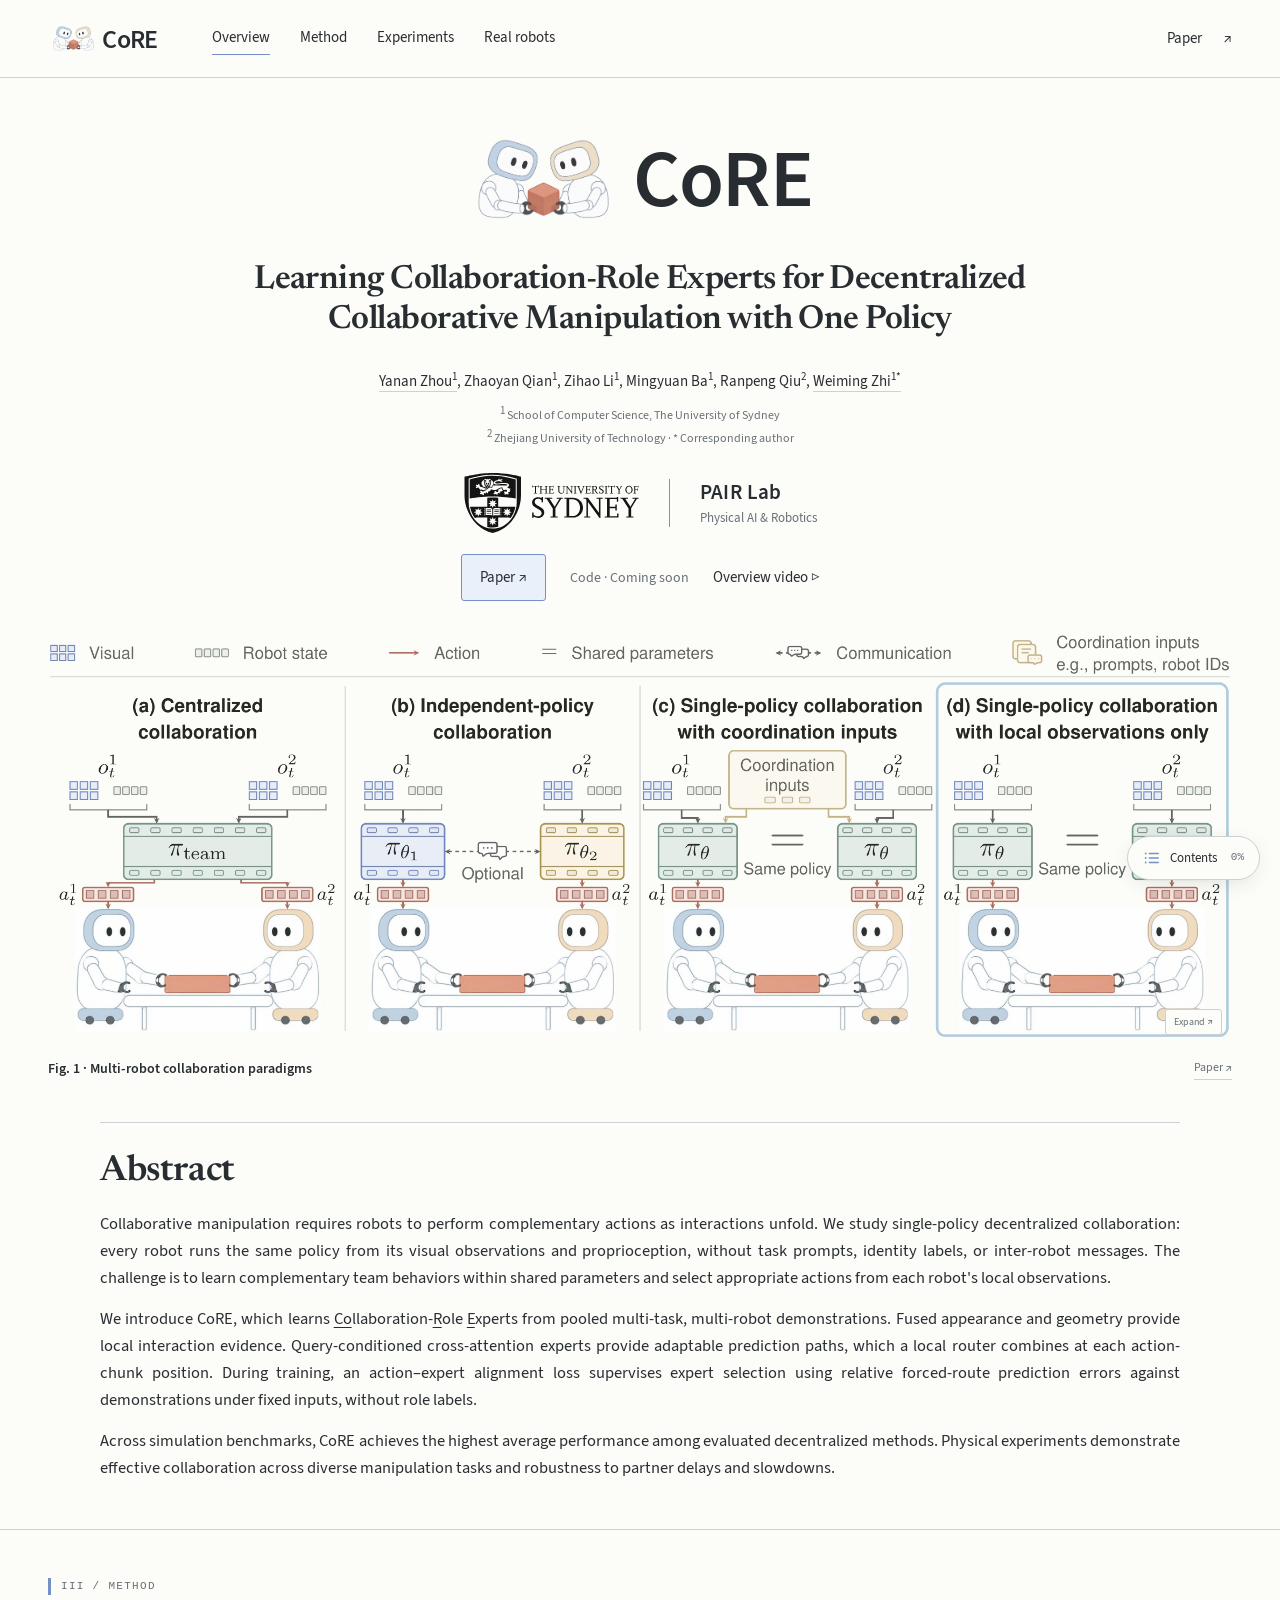
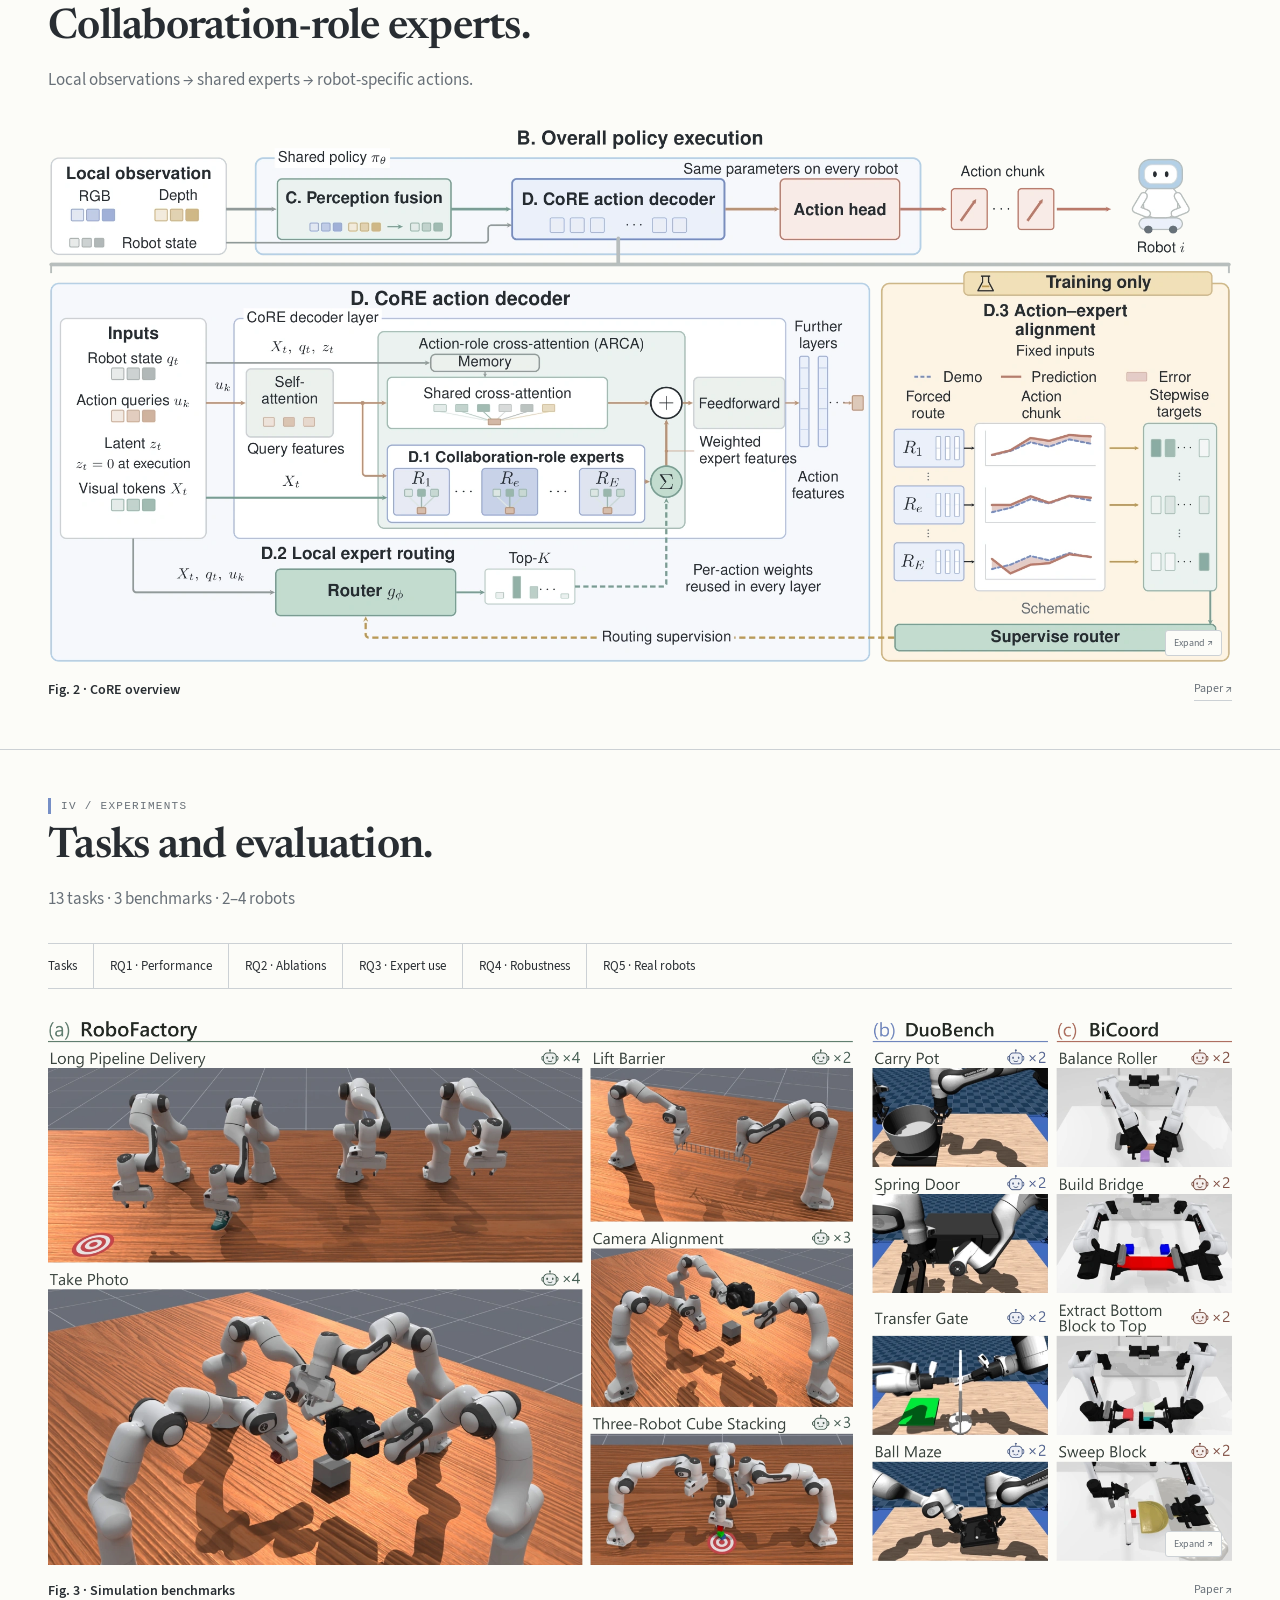
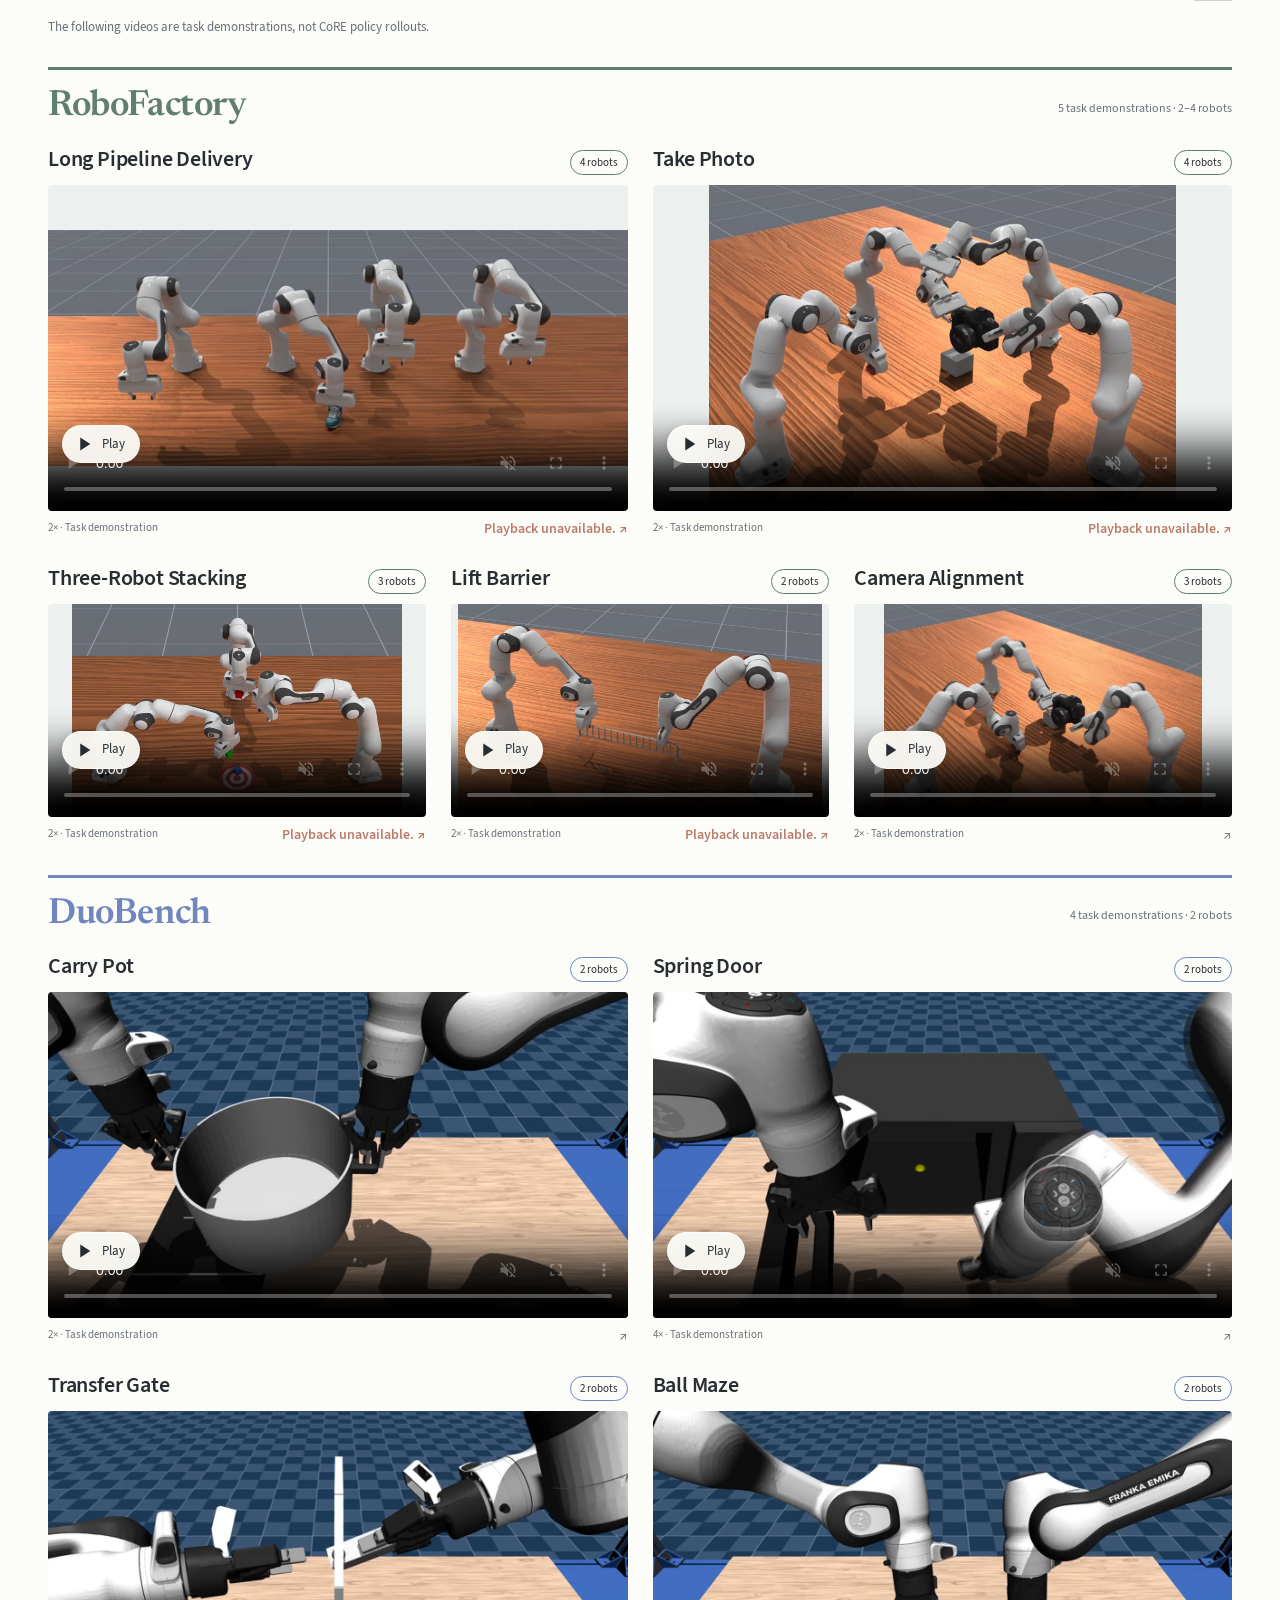
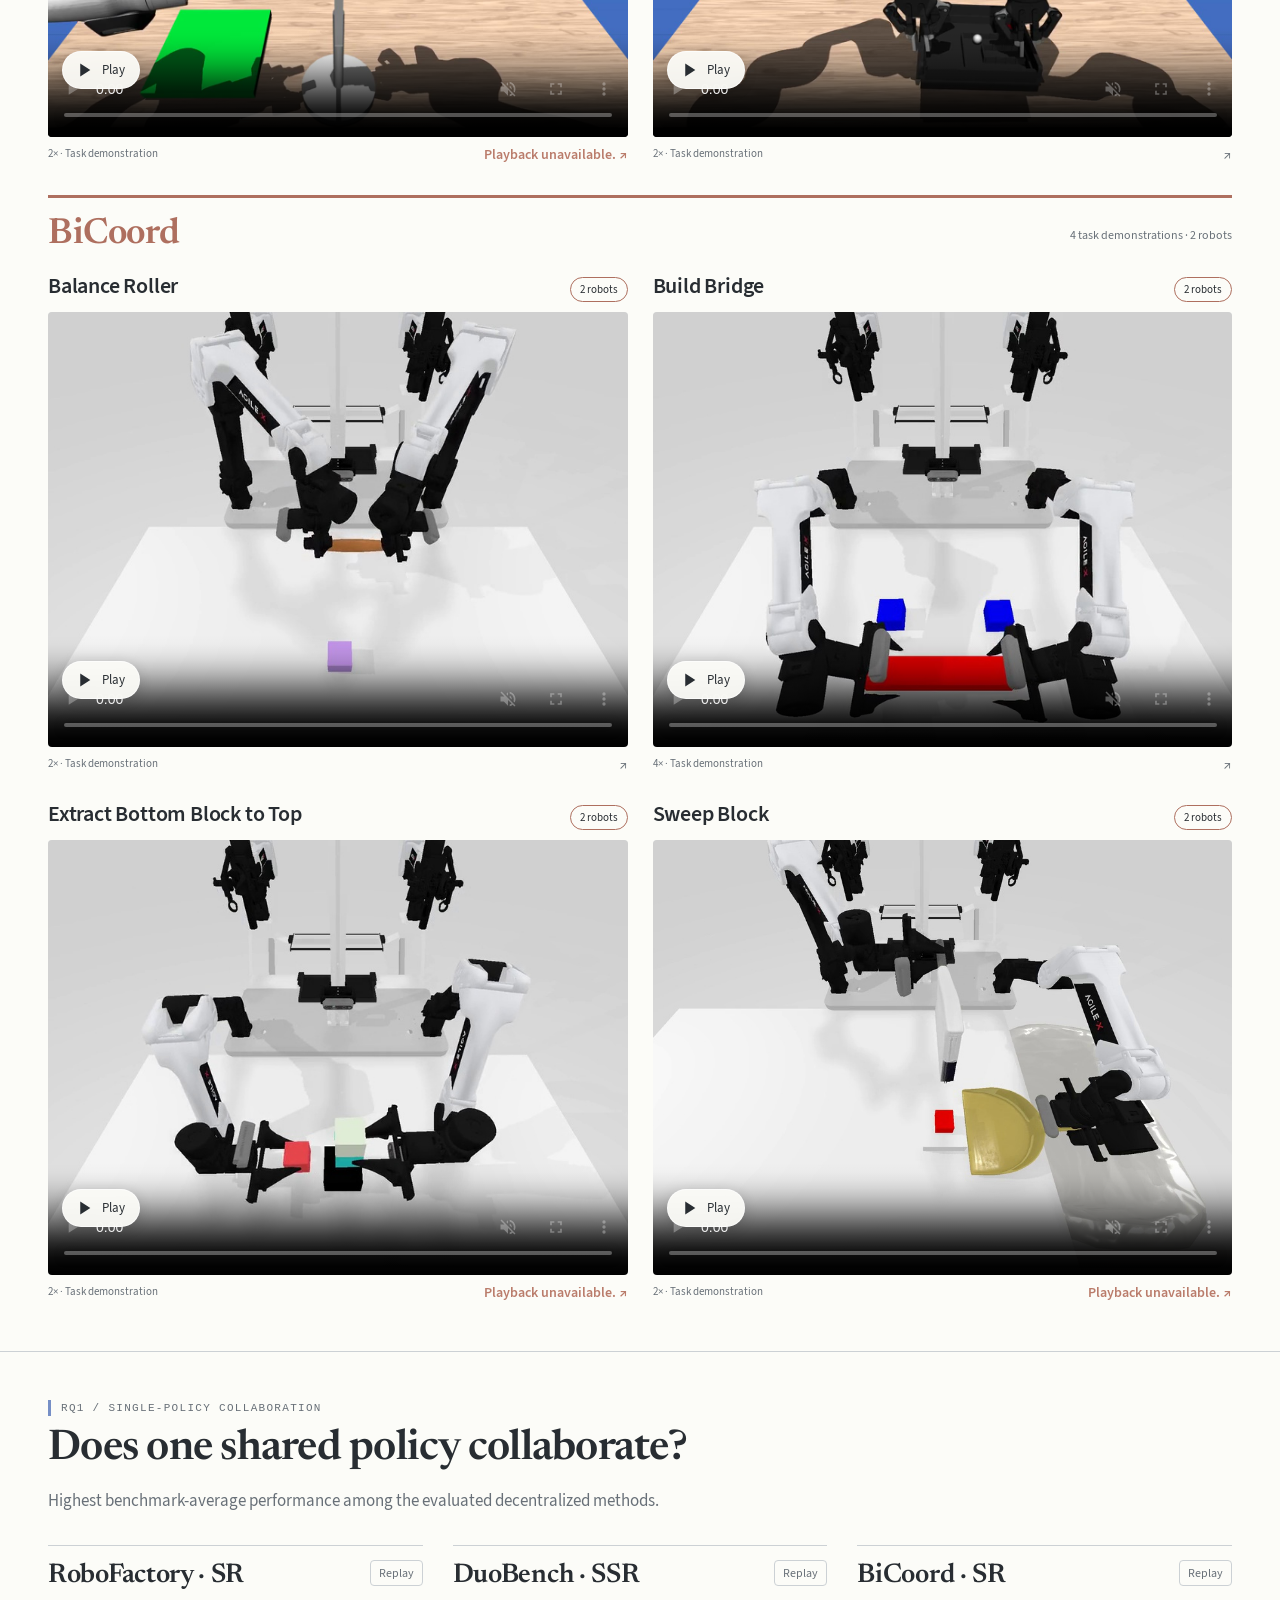
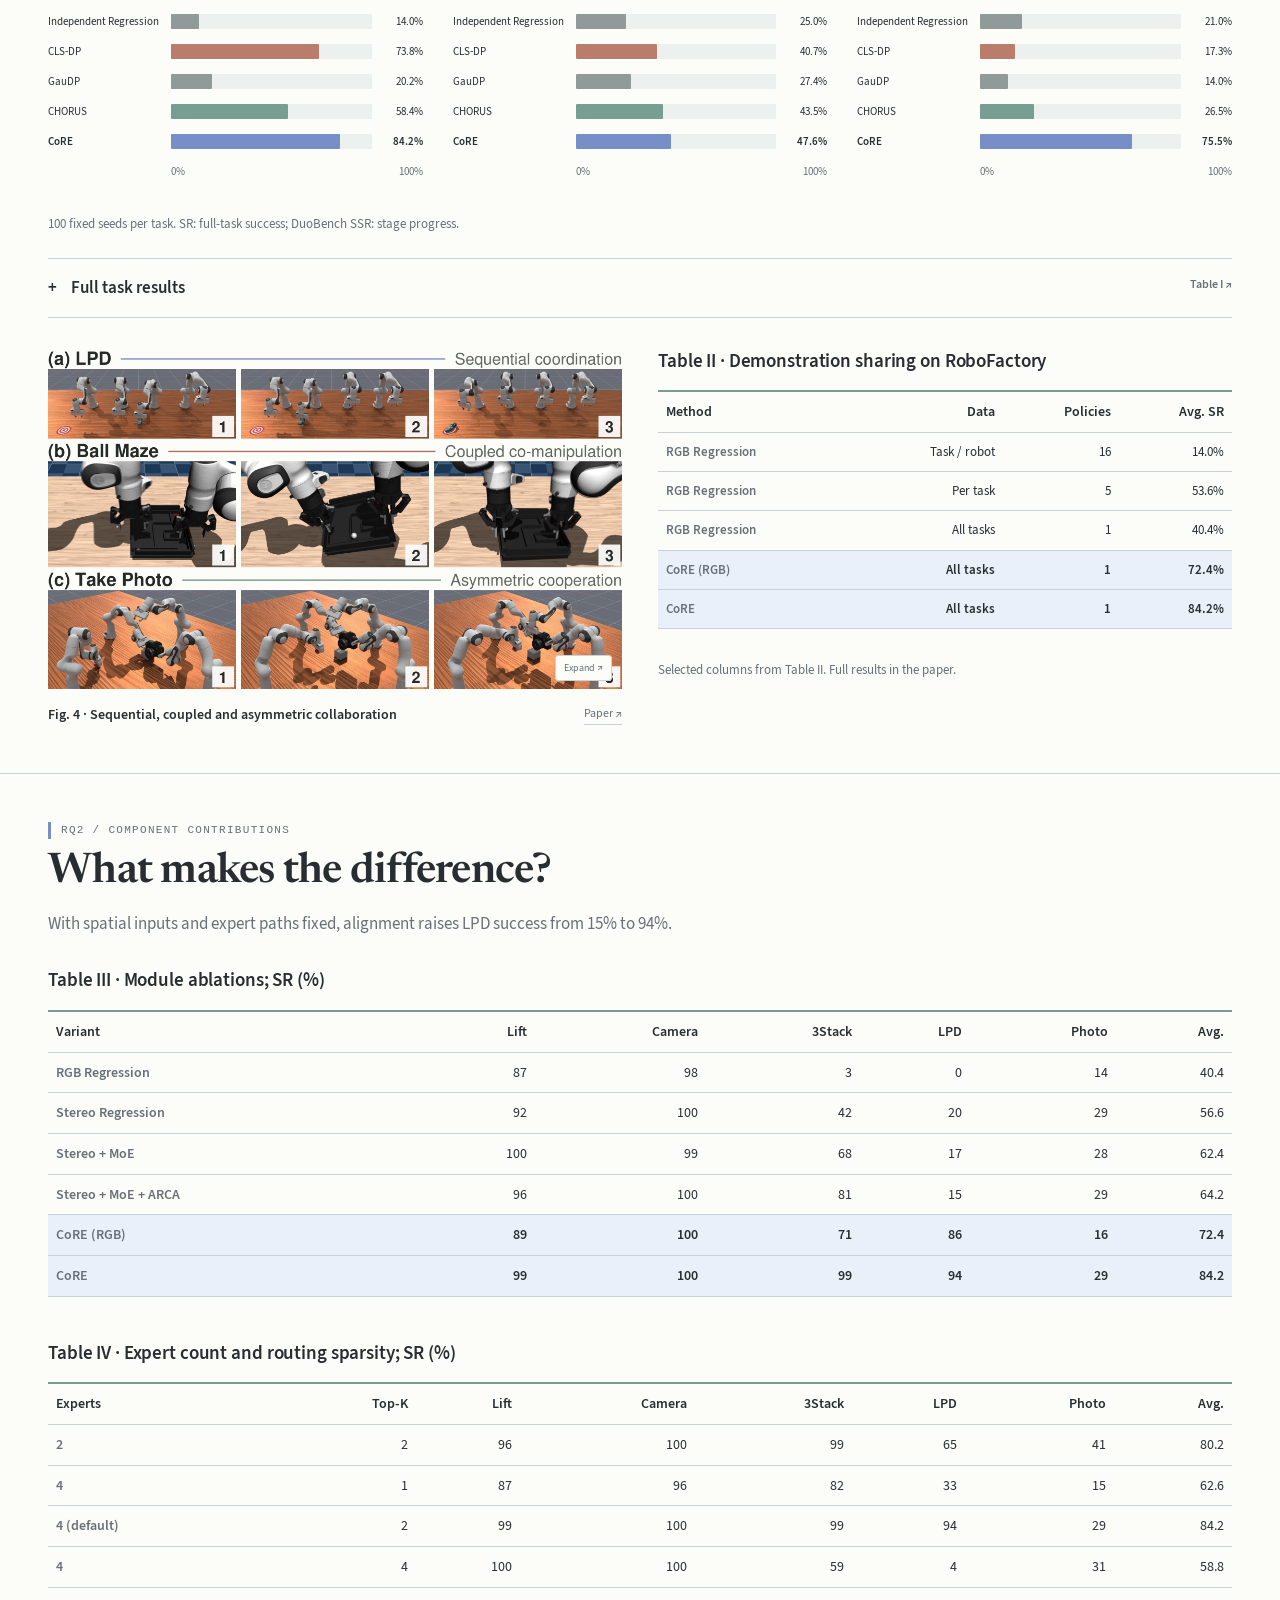
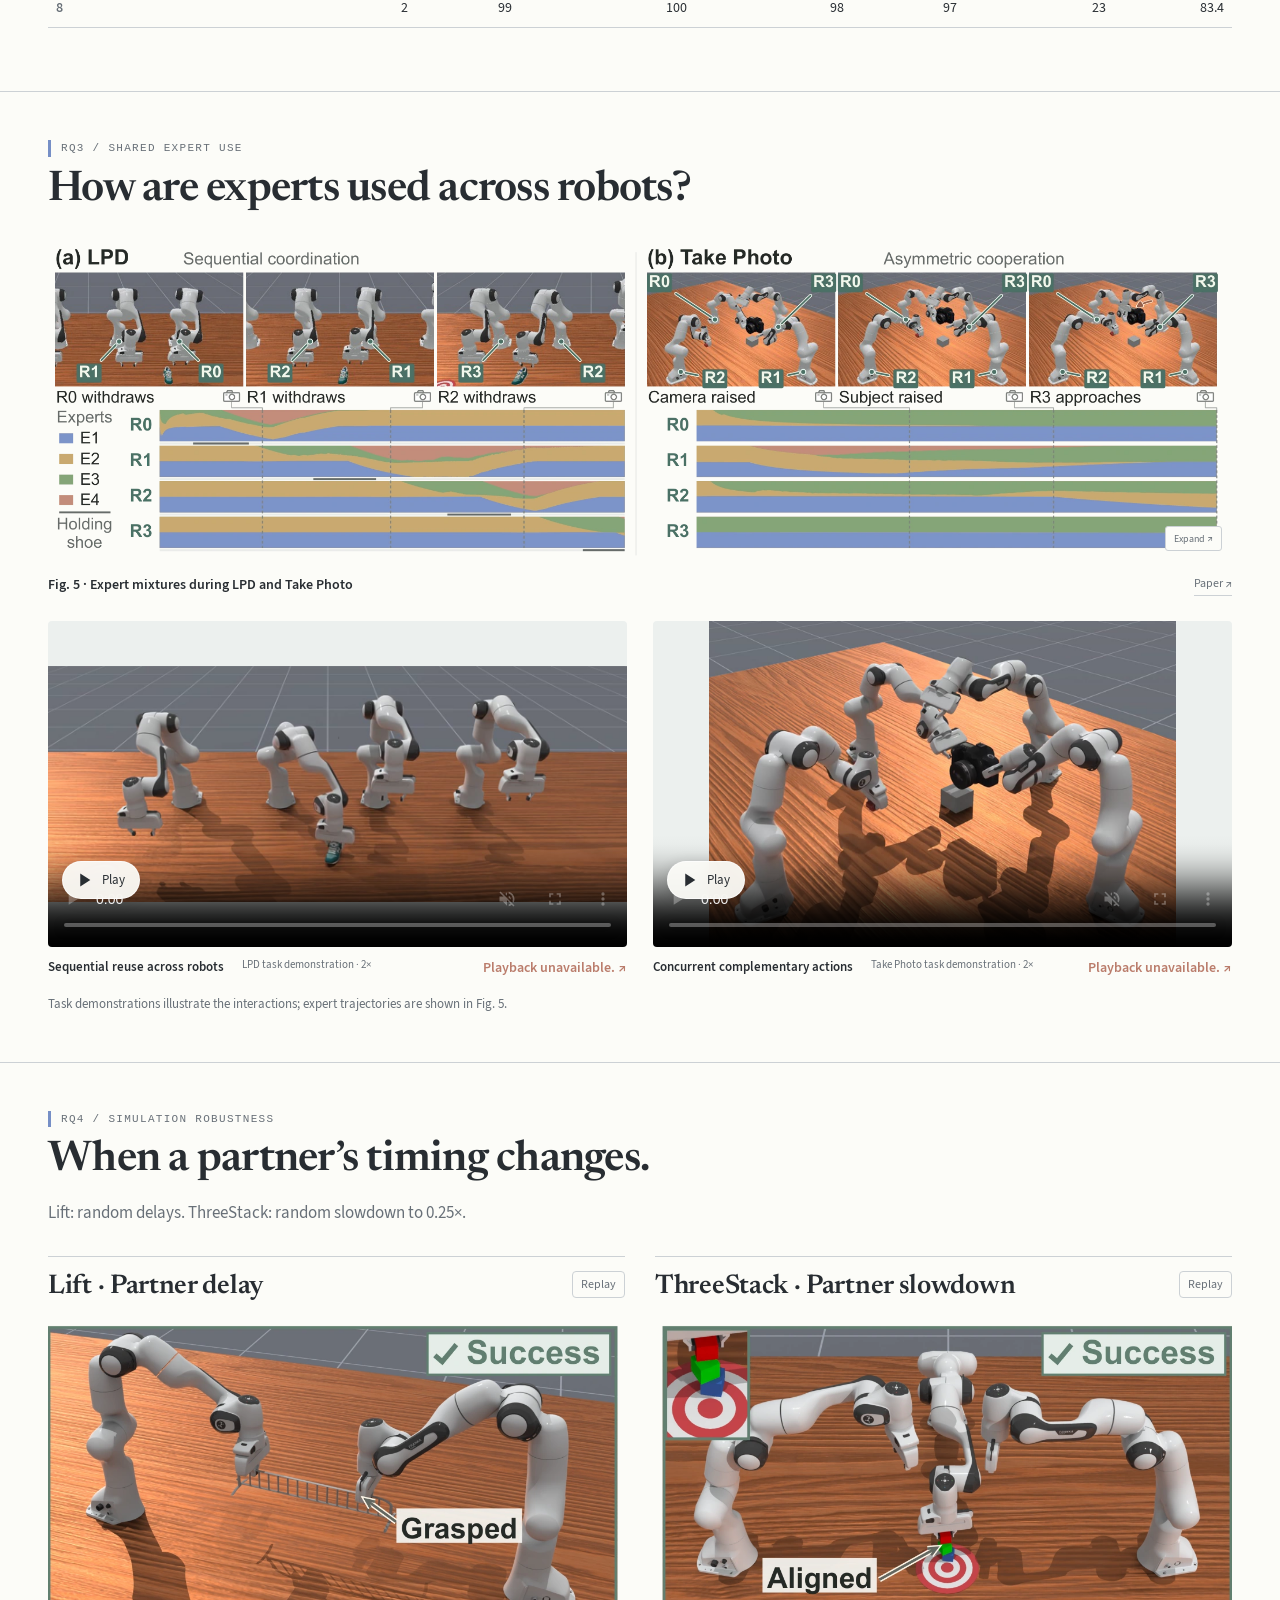
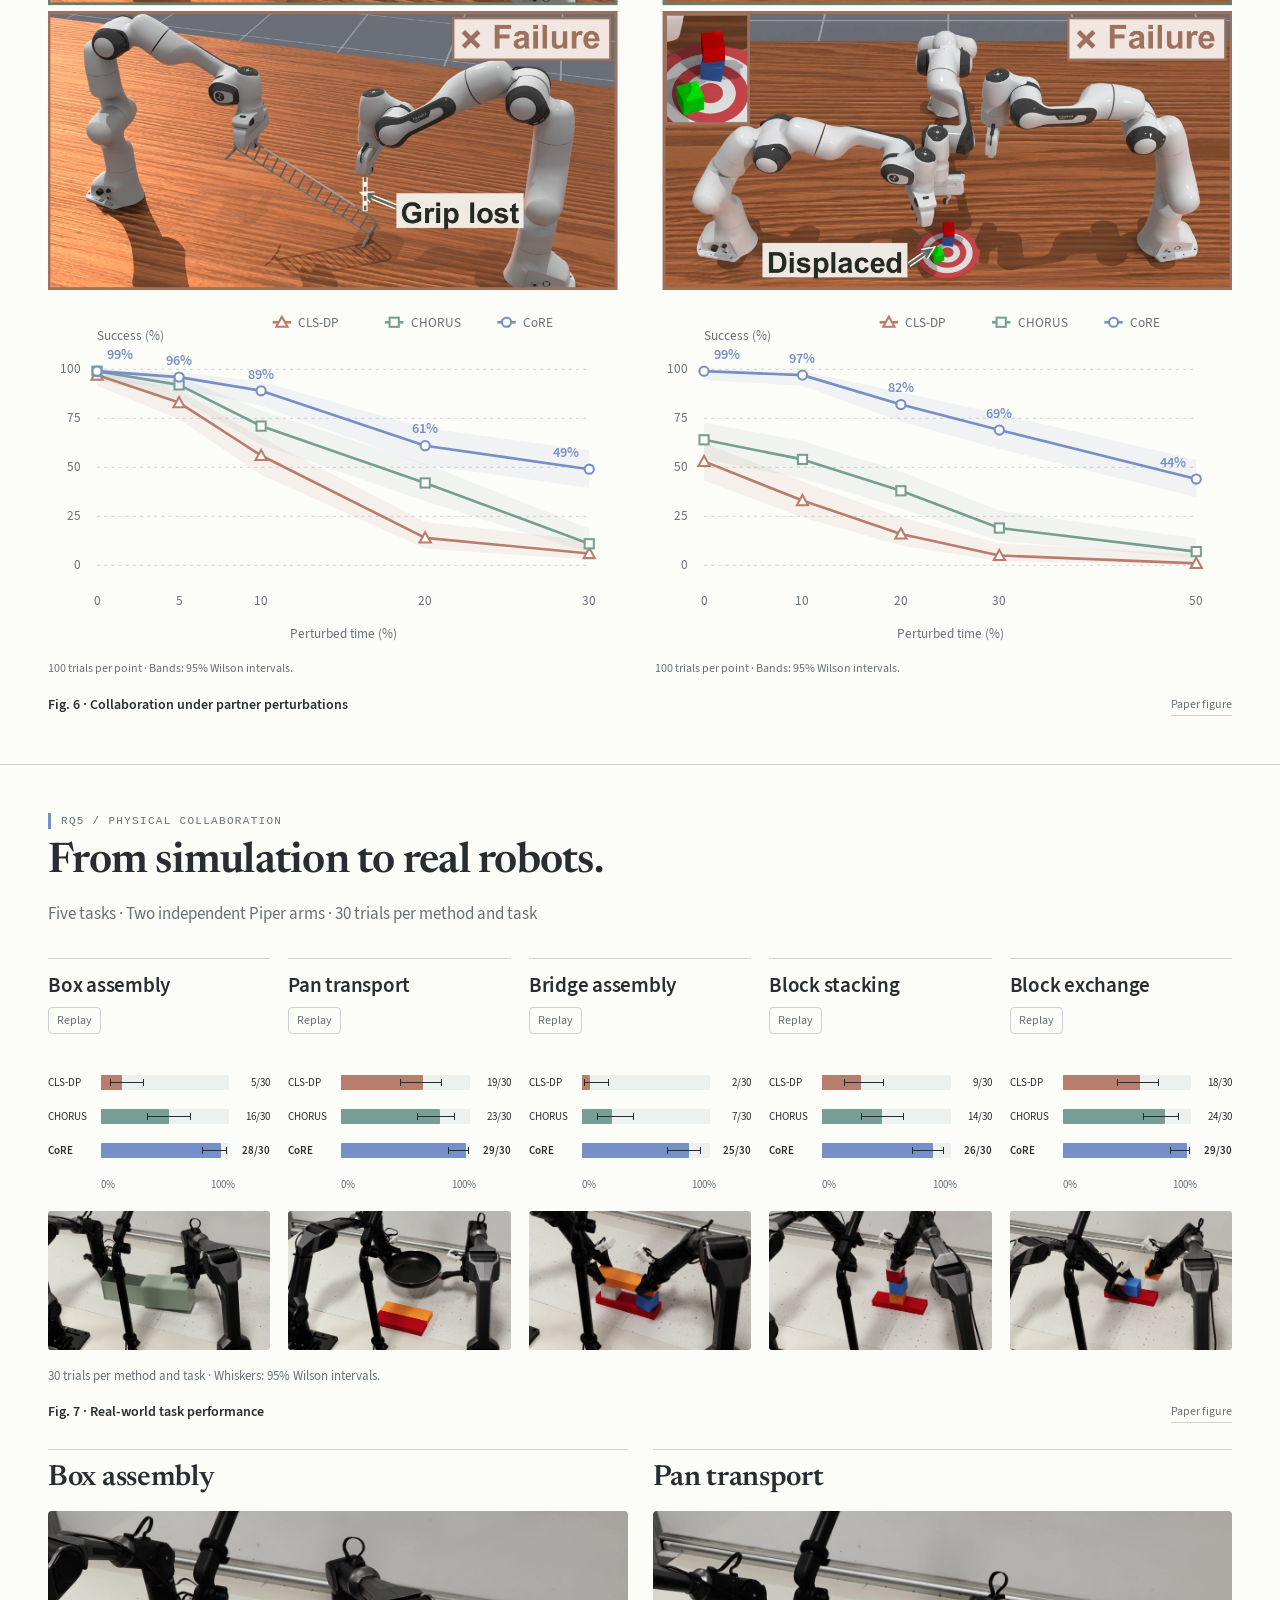
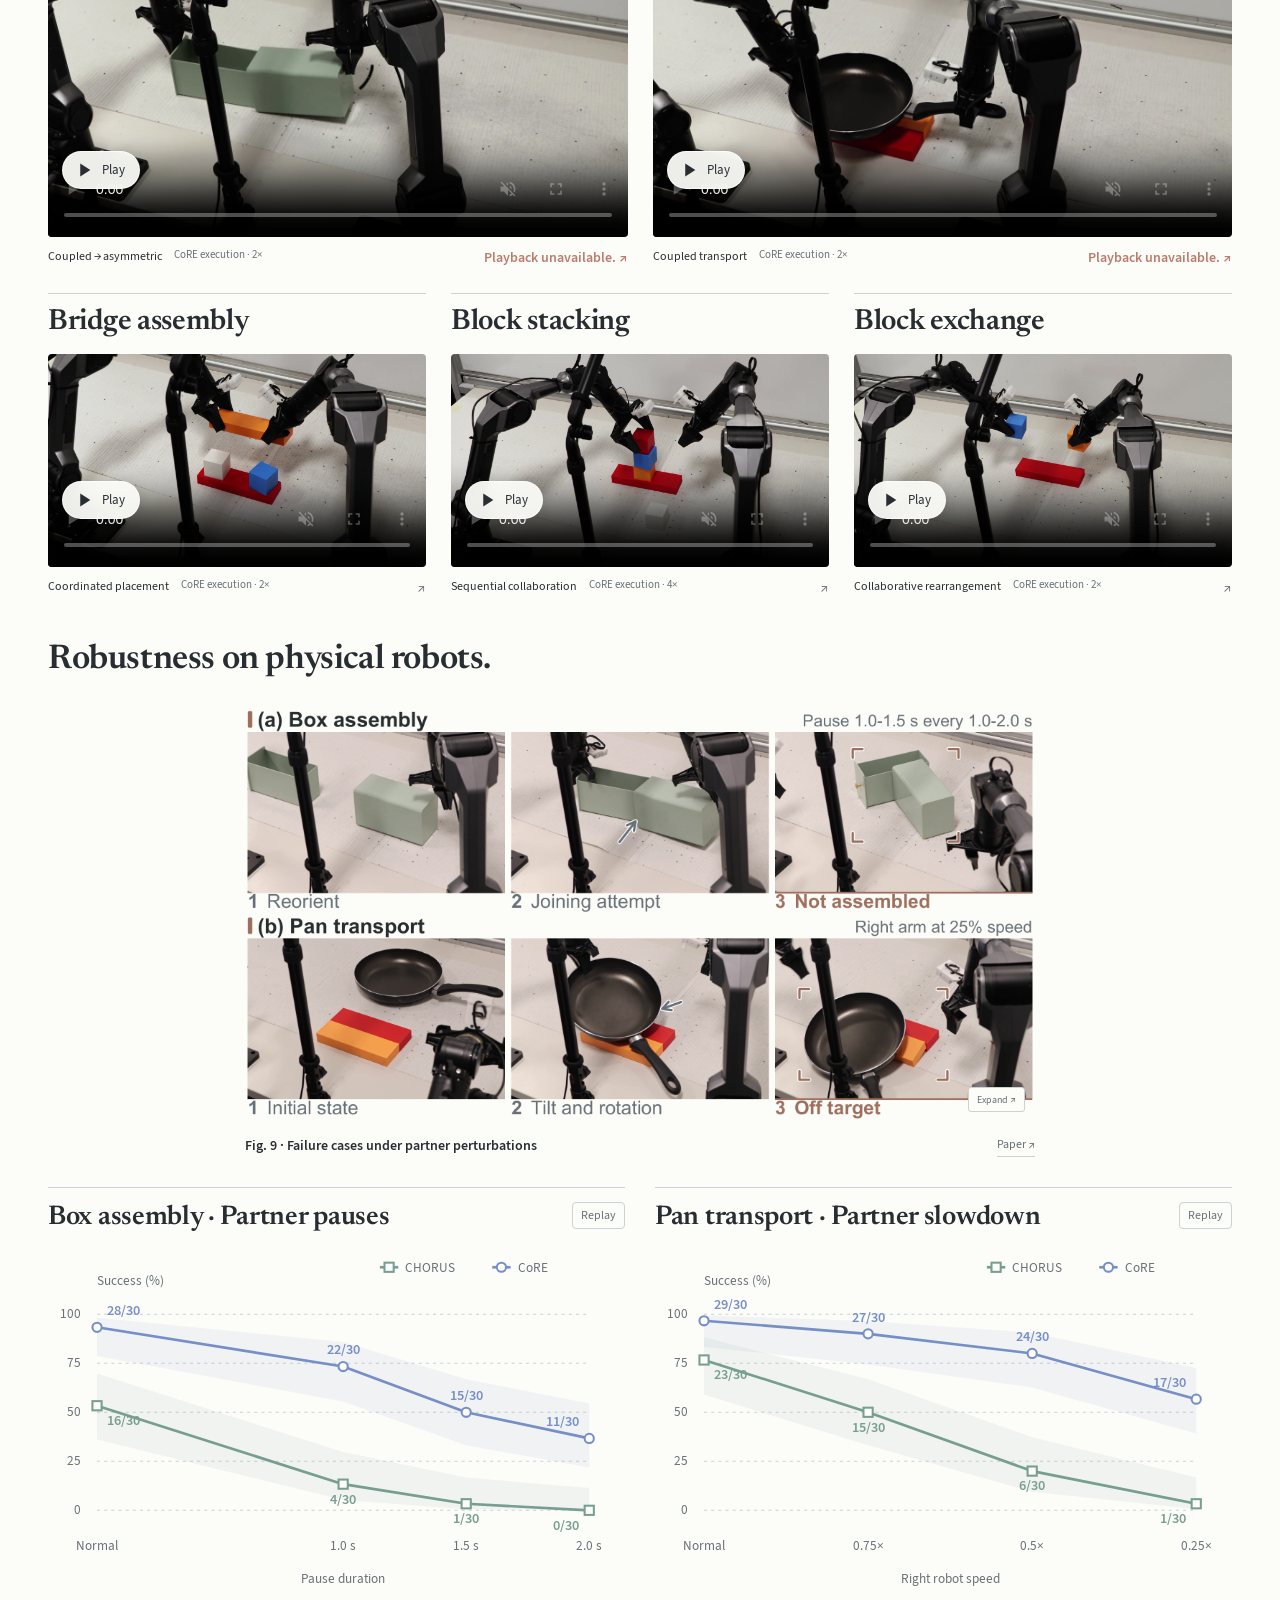
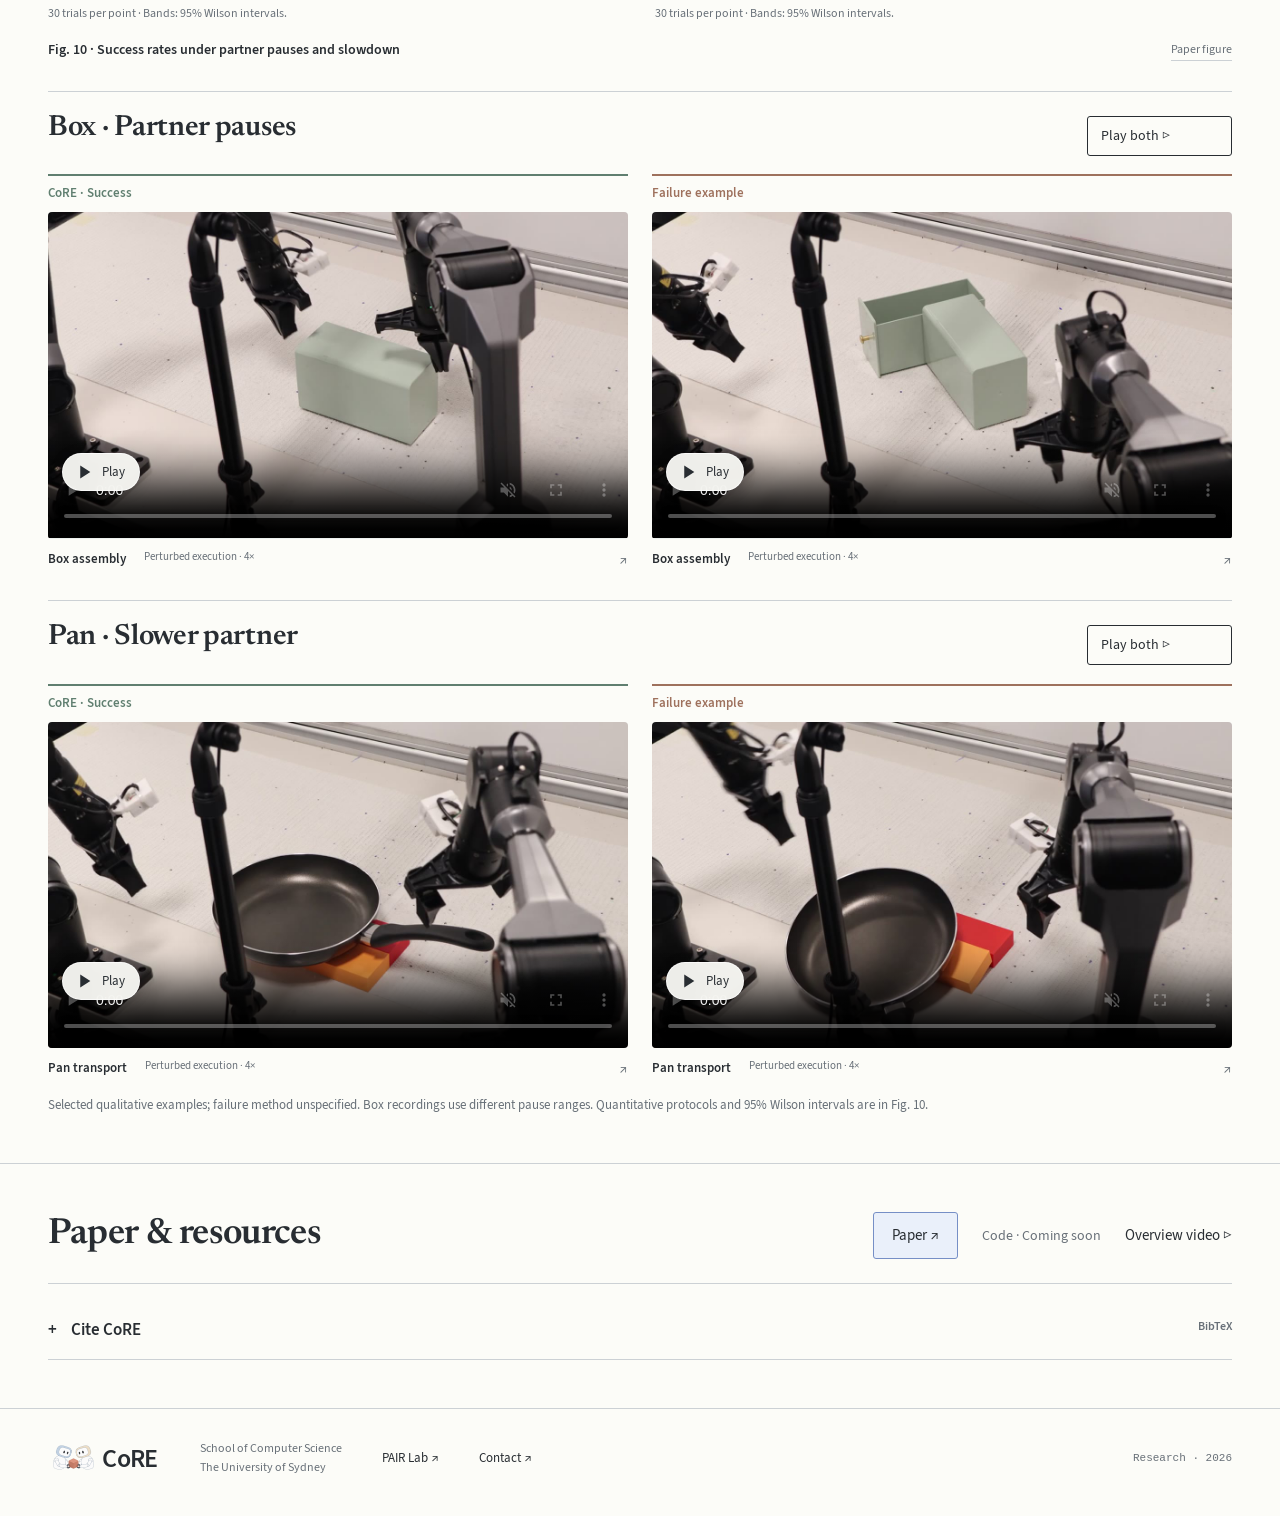
<file: core/index.html>
<!doctype html>
<html lang="en"><head><meta charset="utf-8"><meta name="viewport" content="width=device-width,initial-scale=1"><meta name="description" content="CoRE learns collaboration-role experts so independent robots can collaborate using copies of one shared policy and their own local observations."><meta name="theme-color" content="#fcfcf8"><meta property="og:title" content="CoRE — One policy. A team of collaborators."><meta property="og:description" content="Learning Collaboration-Role Experts for Decentralized Collaborative Manipulation with One Policy."><meta property="og:type" content="website"><meta property="og:image" content="https://yananzhou.me/core/assets/media/box.jpg"><meta property="og:url" content="https://yananzhou.me/core/"><link rel="canonical" href="https://yananzhou.me/core/"><title>CoRE — One policy. A team of collaborators.</title><link rel="icon" href="assets/brand/core-robots-final.png" type="image/png"><link rel="preload" href="assets/fonts/Newsreader-Variable.ttf" as="font" type="font/ttf" crossorigin><link rel="stylesheet" href="styles.css?v=c1d093db9a34"><script src="data.js" defer></script><script src="charts.js" defer></script><script src="app.js" defer></script></head>
<body><a class="skip-link" href="#main">Skip to content</a>
<header class="site-header"><a class="wordmark" href="#top" aria-label="CoRE home"><span class="core-wordmark"><img class="core-robots" src="assets/brand/core-robots-final.png" alt="" width="1493" height="1053" decoding="async"><span class="core-name">CoRE</span></span></a><nav aria-label="Main navigation"><a href="#collaboration">Overview</a><a href="#method">Method</a><a href="#results">Experiments</a><a href="#robots">Real robots</a></nav><a class="nav-paper" href="assets/paper/CoRE.pdf" target="_blank" rel="noopener">Paper <span aria-hidden="true">↗</span></a></header>
<main id="main"><section id="top" class="section paper-flow paper-hero"><div class="paper-masthead"><h1 class="core-title"><span class="core-wordmark"><img class="core-robots" src="assets/brand/core-robots-final.png" alt="" width="1493" height="1053" decoding="async"><span class="core-name">CoRE</span></span></h1><p class="paper-subtitle">Learning Collaboration-Role Experts for Decentralized Collaborative Manipulation with One Policy</p><p class="authors"><a href="https://yananzhou.me/">Yanan Zhou<sup>1</sup></a>, Zhaoyan Qian<sup>1</sup>, Zihao Li<sup>1</sup>, Mingyuan Ba<sup>1</sup>, Ranpeng Qiu<sup>2</sup>, <a href="https://www.weimingzhi.com/home">Weiming Zhi<sup>1*</sup></a></p><p class="affiliations"><sup>1</sup> School of Computer Science, The University of Sydney<br><sup>2</sup> Zhejiang University of Technology · <span>* Corresponding author</span></p><div class="institution-links"><a href="https://www.sydney.edu.au/" target="_blank" rel="noopener" aria-label="The University of Sydney"><img src="assets/brand/usyd.svg" alt="The University of Sydney" width="233" height="80"></a><a class="lab-link" href="https://aus.bot/" target="_blank" rel="noopener"><strong>PAIR Lab</strong><span>Physical AI &amp; Robotics</span></a></div><div class="resource-links"><a class="button" href="assets/paper/CoRE.pdf" target="_blank" rel="noopener">Paper ↗</a><span class="code-pending" title="The policy code repository is not yet public.">Code · Coming soon</span><button class="text-button" data-open-film>Overview video ▷</button></div></div><div class="paper-teaser" id="collaboration"><figure class="paper-figure" data-paper-figure="1"><button class="figure-zoom" data-zoom="assets/figures/paradigms.webp" data-title="Fig. 1 · Multi-robot collaboration paradigms" aria-label="Enlarge Fig. 1: Multi-robot collaboration paradigms"><img src="assets/figures/paradigms.webp" alt="Multi-robot collaboration paradigms" loading="lazy"><span class="zoom-label">Expand ↗</span></button><figcaption><span>Fig. 1 · Multi-robot collaboration paradigms</span><a href="assets/paper/CoRE.pdf" target="_blank" rel="noopener">Paper ↗</a></figcaption></figure></div><div class="paper-abstract" id="abstract" aria-labelledby="abstract-title"><h2 id="abstract-title">Abstract</h2><p>Collaborative manipulation requires robots to perform complementary actions as interactions unfold. We study single-policy decentralized collaboration: every robot runs the same policy from its visual observations and proprioception, without task prompts, identity labels, or inter-robot messages. The challenge is to learn complementary team behaviors within shared parameters and select appropriate actions from each robot&#39;s local observations.</p><p>We introduce CoRE, which learns <u>Co</u>llaboration-<u>R</u>ole <u>E</u>xperts from pooled multi-task, multi-robot demonstrations. Fused appearance and geometry provide local interaction evidence. Query-conditioned cross-attention experts provide adaptable prediction paths, which a local router combines at each action-chunk position. During training, an action–expert alignment loss supervises expert selection using relative forced-route prediction errors against demonstrations under fixed inputs, without role labels.</p><p>Across simulation benchmarks, CoRE achieves the highest average performance among evaluated decentralized methods. Physical experiments demonstrate effective collaboration across diverse manipulation tasks and robustness to partner delays and slowdowns.</p></div></section>
<section id="method" class="section paper-flow "><div class="paper-section-head"><p class="eyebrow">III / Method</p><h2>Collaboration-role experts.</h2><p class="section-note">Local observations → shared experts → robot-specific actions.</p></div><figure class="paper-figure" data-paper-figure="2"><button class="figure-zoom" data-zoom="assets/figures/method.webp" data-title="Fig. 2 · CoRE overview" aria-label="Enlarge Fig. 2: CoRE overview"><img src="assets/figures/method.webp" alt="CoRE overview" loading="lazy"><span class="zoom-label">Expand ↗</span></button><figcaption><span>Fig. 2 · CoRE overview</span><a href="assets/paper/CoRE.pdf" target="_blank" rel="noopener">Paper ↗</a></figcaption></figure></section>
<section id="results" class="section paper-flow "><div class="paper-section-head"><p class="eyebrow">IV / Experiments</p><h2>Tasks and evaluation.</h2><p class="section-note">13 tasks · 3 benchmarks · 2–4 robots</p></div><nav class="rq-index" aria-label="Experiment questions"><a href="#results">Tasks</a><a href="#rq1">RQ1 · Performance</a><a href="#rq2">RQ2 · Ablations</a><a href="#experts">RQ3 · Expert use</a><a href="#robustness">RQ4 · Robustness</a><a href="#robots">RQ5 · Real robots</a></nav><figure class="paper-figure" data-paper-figure="3"><button class="figure-zoom" data-zoom="assets/figures/benchmarks.webp" data-title="Fig. 3 · Simulation benchmarks" aria-label="Enlarge Fig. 3: Simulation benchmarks"><img src="assets/figures/benchmarks.webp" alt="Simulation benchmarks" loading="lazy"><span class="zoom-label">Expand ↗</span></button><figcaption><span>Fig. 3 · Simulation benchmarks</span><a href="assets/paper/CoRE.pdf" target="_blank" rel="noopener">Paper ↗</a></figcaption></figure><p class="evidence-note">The following videos are task demonstrations, not CoRE policy rollouts.</p><article class="benchmark-suite suite-robofactory" id="bench-RoboFactory"><header class="suite-heading"><h3>RoboFactory</h3><span>5 task demonstrations · 2–4 robots</span></header><div class="sim-gallery"><article class="sim-card four-robot" data-sim-task="RoboFactory_LPD"><div class="sim-card-heading"><h4>Long Pipeline Delivery</h4><span>4 robots</span></div><figure class="video-figure"><div class="video-wrap"><video poster="assets/media/RoboFactory_LPD.jpg" muted playsinline preload="none" controls data-src="assets/media/RoboFactory_LPD.mp4" aria-label="Long Pipeline Delivery — 2× · Task demonstration" ></video><button class="video-play" aria-label="Play Long Pipeline Delivery"><svg viewBox="0 0 24 24" aria-hidden="true"><path d="m9 5 11 7-11 7Z" fill="currentColor"/></svg><span>Play</span></button></div><figcaption><strong>Long Pipeline Delivery</strong><span>2× · Task demonstration</span><a class="clip-link" href="assets/media/RoboFactory_LPD.mp4" target="_blank" rel="noopener" aria-label="Open Long Pipeline Delivery video">↗</a></figcaption></figure></article><article class="sim-card four-robot" data-sim-task="RoboFactory_TakePhoto"><div class="sim-card-heading"><h4>Take Photo</h4><span>4 robots</span></div><figure class="video-figure"><div class="video-wrap"><video poster="assets/media/RoboFactory_TakePhoto.jpg" muted playsinline preload="none" controls data-src="assets/media/RoboFactory_TakePhoto.mp4" aria-label="Take Photo — 2× · Task demonstration" ></video><button class="video-play" aria-label="Play Take Photo"><svg viewBox="0 0 24 24" aria-hidden="true"><path d="m9 5 11 7-11 7Z" fill="currentColor"/></svg><span>Play</span></button></div><figcaption><strong>Take Photo</strong><span>2× · Task demonstration</span><a class="clip-link" href="assets/media/RoboFactory_TakePhoto.mp4" target="_blank" rel="noopener" aria-label="Open Take Photo video">↗</a></figcaption></figure></article><article class="sim-card " data-sim-task="RoboFactory_ThreeStack"><div class="sim-card-heading"><h4>Three-Robot Stacking</h4><span>3 robots</span></div><figure class="video-figure"><div class="video-wrap"><video poster="assets/media/RoboFactory_ThreeStack.jpg" muted playsinline preload="none" controls data-src="assets/media/RoboFactory_ThreeStack.mp4" aria-label="Three-Robot Stacking — 2× · Task demonstration" ></video><button class="video-play" aria-label="Play Three-Robot Stacking"><svg viewBox="0 0 24 24" aria-hidden="true"><path d="m9 5 11 7-11 7Z" fill="currentColor"/></svg><span>Play</span></button></div><figcaption><strong>Three-Robot Stacking</strong><span>2× · Task demonstration</span><a class="clip-link" href="assets/media/RoboFactory_ThreeStack.mp4" target="_blank" rel="noopener" aria-label="Open Three-Robot Stacking video">↗</a></figcaption></figure></article><article class="sim-card " data-sim-task="RoboFactory_Lift"><div class="sim-card-heading"><h4>Lift Barrier</h4><span>2 robots</span></div><figure class="video-figure"><div class="video-wrap"><video poster="assets/media/RoboFactory_Lift.jpg" muted playsinline preload="none" controls data-src="assets/media/RoboFactory_Lift.mp4" aria-label="Lift Barrier — 2× · Task demonstration" ></video><button class="video-play" aria-label="Play Lift Barrier"><svg viewBox="0 0 24 24" aria-hidden="true"><path d="m9 5 11 7-11 7Z" fill="currentColor"/></svg><span>Play</span></button></div><figcaption><strong>Lift Barrier</strong><span>2× · Task demonstration</span><a class="clip-link" href="assets/media/RoboFactory_Lift.mp4" target="_blank" rel="noopener" aria-label="Open Lift Barrier video">↗</a></figcaption></figure></article><article class="sim-card " data-sim-task="RoboFactory_Camera"><div class="sim-card-heading"><h4>Camera Alignment</h4><span>3 robots</span></div><figure class="video-figure"><div class="video-wrap"><video poster="assets/media/RoboFactory_Camera.jpg" muted playsinline preload="none" controls data-src="assets/media/RoboFactory_Camera.mp4" aria-label="Camera Alignment — 2× · Task demonstration" ></video><button class="video-play" aria-label="Play Camera Alignment"><svg viewBox="0 0 24 24" aria-hidden="true"><path d="m9 5 11 7-11 7Z" fill="currentColor"/></svg><span>Play</span></button></div><figcaption><strong>Camera Alignment</strong><span>2× · Task demonstration</span><a class="clip-link" href="assets/media/RoboFactory_Camera.mp4" target="_blank" rel="noopener" aria-label="Open Camera Alignment video">↗</a></figcaption></figure></article></div></article><article class="benchmark-suite suite-duobench" id="bench-DuoBench"><header class="suite-heading"><h3>DuoBench</h3><span>4 task demonstrations · 2 robots</span></header><div class="sim-gallery"><article class="sim-card " data-sim-task="DuoBench_Carry"><div class="sim-card-heading"><h4>Carry Pot</h4><span>2 robots</span></div><figure class="video-figure"><div class="video-wrap"><video poster="assets/media/DuoBench_Carry.jpg" muted playsinline preload="none" controls data-src="assets/media/DuoBench_Carry.mp4" aria-label="Carry Pot — 2× · Task demonstration" ></video><button class="video-play" aria-label="Play Carry Pot"><svg viewBox="0 0 24 24" aria-hidden="true"><path d="m9 5 11 7-11 7Z" fill="currentColor"/></svg><span>Play</span></button></div><figcaption><strong>Carry Pot</strong><span>2× · Task demonstration</span><a class="clip-link" href="assets/media/DuoBench_Carry.mp4" target="_blank" rel="noopener" aria-label="Open Carry Pot video">↗</a></figcaption></figure></article><article class="sim-card " data-sim-task="DuoBench_Spring"><div class="sim-card-heading"><h4>Spring Door</h4><span>2 robots</span></div><figure class="video-figure"><div class="video-wrap"><video poster="assets/media/DuoBench_Spring.jpg" muted playsinline preload="none" controls data-src="assets/media/DuoBench_Spring.mp4" aria-label="Spring Door — 4× · Task demonstration" ></video><button class="video-play" aria-label="Play Spring Door"><svg viewBox="0 0 24 24" aria-hidden="true"><path d="m9 5 11 7-11 7Z" fill="currentColor"/></svg><span>Play</span></button></div><figcaption><strong>Spring Door</strong><span>4× · Task demonstration</span><a class="clip-link" href="assets/media/DuoBench_Spring.mp4" target="_blank" rel="noopener" aria-label="Open Spring Door video">↗</a></figcaption></figure></article><article class="sim-card " data-sim-task="DuoBench_Transfer"><div class="sim-card-heading"><h4>Transfer Gate</h4><span>2 robots</span></div><figure class="video-figure"><div class="video-wrap"><video poster="assets/media/DuoBench_Transfer.jpg" muted playsinline preload="none" controls data-src="assets/media/DuoBench_Transfer.mp4" aria-label="Transfer Gate — 2× · Task demonstration" ></video><button class="video-play" aria-label="Play Transfer Gate"><svg viewBox="0 0 24 24" aria-hidden="true"><path d="m9 5 11 7-11 7Z" fill="currentColor"/></svg><span>Play</span></button></div><figcaption><strong>Transfer Gate</strong><span>2× · Task demonstration</span><a class="clip-link" href="assets/media/DuoBench_Transfer.mp4" target="_blank" rel="noopener" aria-label="Open Transfer Gate video">↗</a></figcaption></figure></article><article class="sim-card " data-sim-task="DuoBench_BallMaze"><div class="sim-card-heading"><h4>Ball Maze</h4><span>2 robots</span></div><figure class="video-figure"><div class="video-wrap"><video poster="assets/media/DuoBench_BallMaze.jpg" muted playsinline preload="none" controls data-src="assets/media/DuoBench_BallMaze.mp4" aria-label="Ball Maze — 2× · Task demonstration" ></video><button class="video-play" aria-label="Play Ball Maze"><svg viewBox="0 0 24 24" aria-hidden="true"><path d="m9 5 11 7-11 7Z" fill="currentColor"/></svg><span>Play</span></button></div><figcaption><strong>Ball Maze</strong><span>2× · Task demonstration</span><a class="clip-link" href="assets/media/DuoBench_BallMaze.mp4" target="_blank" rel="noopener" aria-label="Open Ball Maze video">↗</a></figcaption></figure></article></div></article><article class="benchmark-suite suite-bicoord" id="bench-BiCoord"><header class="suite-heading"><h3>BiCoord</h3><span>4 task demonstrations · 2 robots</span></header><div class="sim-gallery"><article class="sim-card " data-sim-task="BiCoord_Balance"><div class="sim-card-heading"><h4>Balance Roller</h4><span>2 robots</span></div><figure class="video-figure"><div class="video-wrap"><video poster="assets/media/BiCoord_Balance.jpg" muted playsinline preload="none" controls data-src="assets/media/BiCoord_Balance.mp4" aria-label="Balance Roller — 2× · Task demonstration" ></video><button class="video-play" aria-label="Play Balance Roller"><svg viewBox="0 0 24 24" aria-hidden="true"><path d="m9 5 11 7-11 7Z" fill="currentColor"/></svg><span>Play</span></button></div><figcaption><strong>Balance Roller</strong><span>2× · Task demonstration</span><a class="clip-link" href="assets/media/BiCoord_Balance.mp4" target="_blank" rel="noopener" aria-label="Open Balance Roller video">↗</a></figcaption></figure></article><article class="sim-card " data-sim-task="BiCoord_Bridge"><div class="sim-card-heading"><h4>Build Bridge</h4><span>2 robots</span></div><figure class="video-figure"><div class="video-wrap"><video poster="assets/media/BiCoord_Bridge.jpg" muted playsinline preload="none" controls data-src="assets/media/BiCoord_Bridge.mp4" aria-label="Build Bridge — 4× · Task demonstration" ></video><button class="video-play" aria-label="Play Build Bridge"><svg viewBox="0 0 24 24" aria-hidden="true"><path d="m9 5 11 7-11 7Z" fill="currentColor"/></svg><span>Play</span></button></div><figcaption><strong>Build Bridge</strong><span>4× · Task demonstration</span><a class="clip-link" href="assets/media/BiCoord_Bridge.mp4" target="_blank" rel="noopener" aria-label="Open Build Bridge video">↗</a></figcaption></figure></article><article class="sim-card " data-sim-task="BiCoord_Extract"><div class="sim-card-heading"><h4>Extract Bottom Block to Top</h4><span>2 robots</span></div><figure class="video-figure"><div class="video-wrap"><video poster="assets/media/BiCoord_Extract.jpg" muted playsinline preload="none" controls data-src="assets/media/BiCoord_Extract.mp4" aria-label="Extract Bottom Block to Top — 2× · Task demonstration" ></video><button class="video-play" aria-label="Play Extract Bottom Block to Top"><svg viewBox="0 0 24 24" aria-hidden="true"><path d="m9 5 11 7-11 7Z" fill="currentColor"/></svg><span>Play</span></button></div><figcaption><strong>Extract Bottom Block to Top</strong><span>2× · Task demonstration</span><a class="clip-link" href="assets/media/BiCoord_Extract.mp4" target="_blank" rel="noopener" aria-label="Open Extract Bottom Block to Top video">↗</a></figcaption></figure></article><article class="sim-card " data-sim-task="BiCoord_Sweep"><div class="sim-card-heading"><h4>Sweep Block</h4><span>2 robots</span></div><figure class="video-figure"><div class="video-wrap"><video poster="assets/media/BiCoord_Sweep.jpg" muted playsinline preload="none" controls data-src="assets/media/BiCoord_Sweep.mp4" aria-label="Sweep Block — 2× · Task demonstration" ></video><button class="video-play" aria-label="Play Sweep Block"><svg viewBox="0 0 24 24" aria-hidden="true"><path d="m9 5 11 7-11 7Z" fill="currentColor"/></svg><span>Play</span></button></div><figcaption><strong>Sweep Block</strong><span>2× · Task demonstration</span><a class="clip-link" href="assets/media/BiCoord_Sweep.mp4" target="_blank" rel="noopener" aria-label="Open Sweep Block video">↗</a></figcaption></figure></article></div></article></section>
<section id="rq1" class="section paper-flow "><div class="paper-section-head"><p class="eyebrow">RQ1 / Single-policy collaboration</p><h2>Does one shared policy collaborate?</h2><p class="section-note">Highest benchmark-average performance among the evaluated decentralized methods.</p></div><div class="benchmark-scores"><article class="performance-chart " data-performance-chart aria-label="RoboFactory · SR"><div class="chart-heading"><h4>RoboFactory · SR</h4><button type="button" data-replay-chart aria-label="Replay RoboFactory · SR animation">Replay</button></div><div class="bar-chart"><div class="bar-row " tabindex="0" data-chart-point="Independent Regression: 14.0%" aria-label="Independent Regression: 14.0%"><span class="bar-name">Independent Regression</span><div class="bar-track" aria-hidden="true"><div class="bar-fill" style="width:14%"></div></div><span class="bar-value">14.0%</span></div><div class="bar-row clsdp" tabindex="0" data-chart-point="CLS-DP: 73.8%" aria-label="CLS-DP: 73.8%"><span class="bar-name">CLS-DP</span><div class="bar-track" aria-hidden="true"><div class="bar-fill" style="width:73.8%"></div></div><span class="bar-value">73.8%</span></div><div class="bar-row " tabindex="0" data-chart-point="GauDP: 20.2%" aria-label="GauDP: 20.2%"><span class="bar-name">GauDP</span><div class="bar-track" aria-hidden="true"><div class="bar-fill" style="width:20.2%"></div></div><span class="bar-value">20.2%</span></div><div class="bar-row chorus" tabindex="0" data-chart-point="CHORUS: 58.4%" aria-label="CHORUS: 58.4%"><span class="bar-name">CHORUS</span><div class="bar-track" aria-hidden="true"><div class="bar-fill" style="width:58.4%"></div></div><span class="bar-value">58.4%</span></div><div class="bar-row core" tabindex="0" data-chart-point="CoRE: 84.2%" aria-label="CoRE: 84.2%"><span class="bar-name">CoRE</span><div class="bar-track" aria-hidden="true"><div class="bar-fill" style="width:84.2%"></div></div><span class="bar-value">84.2%</span></div></div><div class="bar-scale"><span>0%</span><span>100%</span></div></article><article class="performance-chart " data-performance-chart aria-label="DuoBench · SSR"><div class="chart-heading"><h4>DuoBench · SSR</h4><button type="button" data-replay-chart aria-label="Replay DuoBench · SSR animation">Replay</button></div><div class="bar-chart"><div class="bar-row " tabindex="0" data-chart-point="Independent Regression: 25.0%" aria-label="Independent Regression: 25.0%"><span class="bar-name">Independent Regression</span><div class="bar-track" aria-hidden="true"><div class="bar-fill" style="width:25%"></div></div><span class="bar-value">25.0%</span></div><div class="bar-row clsdp" tabindex="0" data-chart-point="CLS-DP: 40.7%" aria-label="CLS-DP: 40.7%"><span class="bar-name">CLS-DP</span><div class="bar-track" aria-hidden="true"><div class="bar-fill" style="width:40.7%"></div></div><span class="bar-value">40.7%</span></div><div class="bar-row " tabindex="0" data-chart-point="GauDP: 27.4%" aria-label="GauDP: 27.4%"><span class="bar-name">GauDP</span><div class="bar-track" aria-hidden="true"><div class="bar-fill" style="width:27.4%"></div></div><span class="bar-value">27.4%</span></div><div class="bar-row chorus" tabindex="0" data-chart-point="CHORUS: 43.5%" aria-label="CHORUS: 43.5%"><span class="bar-name">CHORUS</span><div class="bar-track" aria-hidden="true"><div class="bar-fill" style="width:43.5%"></div></div><span class="bar-value">43.5%</span></div><div class="bar-row core" tabindex="0" data-chart-point="CoRE: 47.6%" aria-label="CoRE: 47.6%"><span class="bar-name">CoRE</span><div class="bar-track" aria-hidden="true"><div class="bar-fill" style="width:47.6%"></div></div><span class="bar-value">47.6%</span></div></div><div class="bar-scale"><span>0%</span><span>100%</span></div></article><article class="performance-chart " data-performance-chart aria-label="BiCoord · SR"><div class="chart-heading"><h4>BiCoord · SR</h4><button type="button" data-replay-chart aria-label="Replay BiCoord · SR animation">Replay</button></div><div class="bar-chart"><div class="bar-row " tabindex="0" data-chart-point="Independent Regression: 21.0%" aria-label="Independent Regression: 21.0%"><span class="bar-name">Independent Regression</span><div class="bar-track" aria-hidden="true"><div class="bar-fill" style="width:21%"></div></div><span class="bar-value">21.0%</span></div><div class="bar-row clsdp" tabindex="0" data-chart-point="CLS-DP: 17.3%" aria-label="CLS-DP: 17.3%"><span class="bar-name">CLS-DP</span><div class="bar-track" aria-hidden="true"><div class="bar-fill" style="width:17.3%"></div></div><span class="bar-value">17.3%</span></div><div class="bar-row " tabindex="0" data-chart-point="GauDP: 14.0%" aria-label="GauDP: 14.0%"><span class="bar-name">GauDP</span><div class="bar-track" aria-hidden="true"><div class="bar-fill" style="width:14%"></div></div><span class="bar-value">14.0%</span></div><div class="bar-row chorus" tabindex="0" data-chart-point="CHORUS: 26.5%" aria-label="CHORUS: 26.5%"><span class="bar-name">CHORUS</span><div class="bar-track" aria-hidden="true"><div class="bar-fill" style="width:26.5%"></div></div><span class="bar-value">26.5%</span></div><div class="bar-row core" tabindex="0" data-chart-point="CoRE: 75.5%" aria-label="CoRE: 75.5%"><span class="bar-name">CoRE</span><div class="bar-track" aria-hidden="true"><div class="bar-fill" style="width:75.5%"></div></div><span class="bar-value">75.5%</span></div></div><div class="bar-scale"><span>0%</span><span>100%</span></div></article></div><p class="evidence-note">100 fixed seeds per task. SR: full-task success; DuoBench SSR: stage progress.</p><details class="results-details"><summary>Full task results <span>Table I ↗</span></summary><div class="table-scroll compact-table"><table><caption><span>Table I · Decentralized methods; DuoBench SSR (%), BiCoord and RoboFactory SR (/100)</span></caption><thead><tr><th scope="col">Method</th><th scope="col">Carry Pot</th><th scope="col">Spring Door</th><th scope="col">Transfer Gate</th><th scope="col">Ball Maze</th><th scope="col">Balance Roller</th><th scope="col">Build Bridge</th><th scope="col">Extract Bottom Block to Top</th><th scope="col">Sweep Block</th><th scope="col">Lift Barrier</th><th scope="col">Camera Alignment</th><th scope="col">Three-Robot Stacking</th><th scope="col">Long Pipeline Delivery</th><th scope="col">Take Photo</th></tr></thead><tbody><tr class=""><th scope="row">Independent Regression</th><td>34.1%</td><td>19.3%</td><td>10.8%</td><td>35.6%</td><td>47/100</td><td>22/100</td><td>4/100</td><td>11/100</td><td>43/100</td><td>19/100</td><td>5/100</td><td>0/100</td><td>3/100</td></tr><tr class=""><th scope="row">CLS-DP</th><td>63.3%</td><td>42.3%</td><td>5.0%</td><td>52.0%</td><td>22/100</td><td>34/100</td><td>0/100</td><td>13/100</td><td>97/100</td><td>96/100</td><td>53/100</td><td>68/100</td><td>55/100</td></tr><tr class=""><th scope="row">GauDP</th><td>38.0%</td><td>32.3%</td><td>10.3%</td><td>29.0%</td><td>21/100</td><td>17/100</td><td>0/100</td><td>18/100</td><td>72/100</td><td>26/100</td><td>0/100</td><td>0/100</td><td>3/100</td></tr><tr class=""><th scope="row">CHORUS</th><td>66.0%</td><td>32.3%</td><td>16.3%</td><td>59.5%</td><td>83/100</td><td>16/100</td><td>1/100</td><td>6/100</td><td>99/100</td><td>89/100</td><td>64/100</td><td>24/100</td><td>16/100</td></tr><tr class="ours"><th scope="row">CoRE</th><td>75.3%</td><td>37.7%</td><td>13.3%</td><td>64.0%</td><td>93/100</td><td>67/100</td><td>70/100</td><td>72/100</td><td>99/100</td><td>100/100</td><td>99/100</td><td>94/100</td><td>29/100</td></tr></tbody></table></div></details><div class="evidence-pair"><figure class="paper-figure" data-paper-figure="4"><button class="figure-zoom" data-zoom="assets/figures/sequences.webp" data-title="Fig. 4 · Sequential, coupled and asymmetric collaboration" aria-label="Enlarge Fig. 4: Sequential, coupled and asymmetric collaboration"><img src="assets/figures/sequences.webp" alt="Sequential, coupled and asymmetric collaboration" loading="lazy"><span class="zoom-label">Expand ↗</span></button><figcaption><span>Fig. 4 · Sequential, coupled and asymmetric collaboration</span><a href="assets/paper/CoRE.pdf" target="_blank" rel="noopener">Paper ↗</a></figcaption></figure><div><div class="table-scroll compact-table"><table><caption><span>Table II · Demonstration sharing on RoboFactory</span></caption><thead><tr><th scope="col">Method</th><th scope="col">Data</th><th scope="col">Policies</th><th scope="col">Avg. SR</th></tr></thead><tbody><tr class=""><th scope="row">RGB Regression</th><td>Task / robot</td><td>16</td><td>14.0%</td></tr><tr class=""><th scope="row">RGB Regression</th><td>Per task</td><td>5</td><td>53.6%</td></tr><tr class=""><th scope="row">RGB Regression</th><td>All tasks</td><td>1</td><td>40.4%</td></tr><tr class="ours"><th scope="row">CoRE (RGB)</th><td>All tasks</td><td>1</td><td>72.4%</td></tr><tr class="ours"><th scope="row">CoRE</th><td>All tasks</td><td>1</td><td>84.2%</td></tr></tbody></table></div><p class="evidence-note">Selected columns from Table II. Full results in the paper.</p></div></div></section>
<section id="rq2" class="section paper-flow "><div class="paper-section-head"><p class="eyebrow">RQ2 / Component contributions</p><h2>What makes the difference?</h2><p class="section-note">With spatial inputs and expert paths fixed, alignment raises LPD success from 15% to 94%.</p></div><div class="ablation-tables"><div class="table-scroll compact-table"><table><caption><span>Table III · Module ablations; SR (%)</span></caption><thead><tr><th scope="col">Variant</th><th scope="col">Lift</th><th scope="col">Camera</th><th scope="col">3Stack</th><th scope="col">LPD</th><th scope="col">Photo</th><th scope="col">Avg.</th></tr></thead><tbody><tr class=""><th scope="row">RGB Regression</th><td>87</td><td>98</td><td>3</td><td>0</td><td>14</td><td>40.4</td></tr><tr class=""><th scope="row">Stereo Regression</th><td>92</td><td>100</td><td>42</td><td>20</td><td>29</td><td>56.6</td></tr><tr class=""><th scope="row">Stereo + MoE</th><td>100</td><td>99</td><td>68</td><td>17</td><td>28</td><td>62.4</td></tr><tr class=""><th scope="row">Stereo + MoE + ARCA</th><td>96</td><td>100</td><td>81</td><td>15</td><td>29</td><td>64.2</td></tr><tr class="ours"><th scope="row">CoRE (RGB)</th><td>89</td><td>100</td><td>71</td><td>86</td><td>16</td><td>72.4</td></tr><tr class="ours"><th scope="row">CoRE</th><td>99</td><td>100</td><td>99</td><td>94</td><td>29</td><td>84.2</td></tr></tbody></table></div><div class="table-scroll compact-table"><table><caption><span>Table IV · Expert count and routing sparsity; SR (%)</span></caption><thead><tr><th scope="col">Experts</th><th scope="col">Top-K</th><th scope="col">Lift</th><th scope="col">Camera</th><th scope="col">3Stack</th><th scope="col">LPD</th><th scope="col">Photo</th><th scope="col">Avg.</th></tr></thead><tbody><tr class=""><th scope="row">2</th><td>2</td><td>96</td><td>100</td><td>99</td><td>65</td><td>41</td><td>80.2</td></tr><tr class=""><th scope="row">4</th><td>1</td><td>87</td><td>96</td><td>82</td><td>33</td><td>15</td><td>62.6</td></tr><tr class=""><th scope="row">4 (default)</th><td>2</td><td>99</td><td>100</td><td>99</td><td>94</td><td>29</td><td>84.2</td></tr><tr class=""><th scope="row">4</th><td>4</td><td>100</td><td>100</td><td>59</td><td>4</td><td>31</td><td>58.8</td></tr><tr class=""><th scope="row">8</th><td>2</td><td>99</td><td>100</td><td>98</td><td>97</td><td>23</td><td>83.4</td></tr></tbody></table></div></div></section>
<section id="experts" class="section paper-flow "><div class="paper-section-head"><p class="eyebrow">RQ3 / Shared expert use</p><h2>How are experts used across robots?</h2></div><figure class="paper-figure" data-paper-figure="5"><button class="figure-zoom" data-zoom="assets/figures/routing.webp" data-title="Fig. 5 · Expert mixtures during LPD and Take Photo" aria-label="Enlarge Fig. 5: Expert mixtures during LPD and Take Photo"><img src="assets/figures/routing.webp" alt="Expert mixtures during LPD and Take Photo" loading="lazy"><span class="zoom-label">Expand ↗</span></button><figcaption><span>Fig. 5 · Expert mixtures during LPD and Take Photo</span><a href="assets/paper/CoRE.pdf" target="_blank" rel="noopener">Paper ↗</a></figcaption></figure><div class="routing-films"><figure class="video-figure"><div class="video-wrap"><video poster="assets/media/RoboFactory_LPD.jpg" muted playsinline preload="none" controls data-src="assets/media/RoboFactory_LPD.mp4" aria-label="Sequential reuse across robots — LPD task demonstration · 2×" ></video><button class="video-play" aria-label="Play Sequential reuse across robots"><svg viewBox="0 0 24 24" aria-hidden="true"><path d="m9 5 11 7-11 7Z" fill="currentColor"/></svg><span>Play</span></button></div><figcaption><strong>Sequential reuse across robots</strong><span>LPD task demonstration · 2×</span><a class="clip-link" href="assets/media/RoboFactory_LPD.mp4" target="_blank" rel="noopener" aria-label="Open Sequential reuse across robots video">↗</a></figcaption></figure><figure class="video-figure"><div class="video-wrap"><video poster="assets/media/RoboFactory_TakePhoto.jpg" muted playsinline preload="none" controls data-src="assets/media/RoboFactory_TakePhoto.mp4" aria-label="Concurrent complementary actions — Take Photo task demonstration · 2×" ></video><button class="video-play" aria-label="Play Concurrent complementary actions"><svg viewBox="0 0 24 24" aria-hidden="true"><path d="m9 5 11 7-11 7Z" fill="currentColor"/></svg><span>Play</span></button></div><figcaption><strong>Concurrent complementary actions</strong><span>Take Photo task demonstration · 2×</span><a class="clip-link" href="assets/media/RoboFactory_TakePhoto.mp4" target="_blank" rel="noopener" aria-label="Open Concurrent complementary actions video">↗</a></figcaption></figure></div><p class="evidence-note">Task demonstrations illustrate the interactions; expert trajectories are shown in Fig. 5.</p></section>
<section id="robustness" class="section paper-flow "><div class="paper-section-head"><p class="eyebrow">RQ4 / Simulation robustness</p><h2>When a partner’s timing changes.</h2><p class="section-note">Lift: random delays. ThreeStack: random slowdown to 0.25×.</p></div><figure id="sim-robustness" class="paper-figure interactive-results" data-paper-figure="6"><div class="performance-grid"><article class="performance-chart " data-performance-chart aria-label="Lift · Partner delay"><div class="chart-heading"><h4>Lift · Partner delay</h4><button type="button" data-replay-chart aria-label="Replay Lift · Partner delay animation">Replay</button></div><img class="chart-evidence" src="assets/figures/lift-evidence.webp" alt="Lift: matched-stage success and failure illustrations" loading="lazy"><div class="line-chart"><svg class="performance-plot" viewBox="0 0 565 328" role="group" aria-label="Lift. Success rate, 100 trials per method and condition. Focus a point for its result and 95% Wilson interval."><text x="48" y="29">Success (%)</text><line x1="48" y1="250" x2="530" y2="250" stroke="var(--line)" stroke-dasharray="3 4" aria-hidden="true"/><text x="32" y="254" text-anchor="end">0</text><line x1="48" y1="202" x2="530" y2="202" stroke="var(--line)" stroke-dasharray="3 4" aria-hidden="true"/><text x="32" y="206" text-anchor="end">25</text><line x1="48" y1="154" x2="530" y2="154" stroke="var(--line)" stroke-dasharray="3 4" aria-hidden="true"/><text x="32" y="158" text-anchor="end">50</text><line x1="48" y1="106" x2="530" y2="106" stroke="var(--line)" stroke-dasharray="3 4" aria-hidden="true"/><text x="32" y="110" text-anchor="end">75</text><line x1="48" y1="58" x2="530" y2="58" stroke="var(--line)" stroke-dasharray="3 4" aria-hidden="true"/><text x="32" y="62" text-anchor="end">100</text><polygon class="chart-band" points="48,59.96883293889567 128.33333333333331,78.91547403476446 208.66666666666666,124.5699815698592 369.3333333333333,207.4962680630901 530,226.0442204200528 530,244.66513690880194 369.3333333333333,233.62956975142737 208.66666666666666,161.2423787943879 128.33333333333331,107.05250796859451 48,74.22798991437318" fill="var(--clay)" opacity=".09" pointer-events="none" aria-hidden="true"/><polyline class="chart-line" pathLength="1" points="48,63.75999999999999 128.33333333333331,90.63999999999999 208.66666666666666,142.47999999999996 369.3333333333333,223.12 530,238.48" fill="none" stroke="var(--clay)" stroke-width="2.6" stroke-linejoin="round" pointer-events="none" aria-hidden="true"/><g class="chart-point" tabindex="0" role="img" data-chart-point="CLS-DP · Perturbed time (%): 0 · 97/100 successes (97.0%) · 95% Wilson CI 91.5–99.0%" aria-label="CLS-DP · Perturbed time (%): 0 · 97/100 successes (97.0%) · 95% Wilson CI 91.5–99.0%" style="--point-color:var(--clay)"><circle class="chart-hit-area" cx="48" cy="63.75999999999999" r="20" fill="transparent"/><path d="M 48 58.25999999999999 L 53.5 68.25999999999999 L 42.5 68.25999999999999 Z" fill="var(--canvas)" stroke="var(--clay)" stroke-width="2"/></g><g class="chart-point" tabindex="0" role="img" data-chart-point="CLS-DP · Perturbed time (%): 5 · 83/100 successes (83.0%) · 95% Wilson CI 74.5–89.1%" aria-label="CLS-DP · Perturbed time (%): 5 · 83/100 successes (83.0%) · 95% Wilson CI 74.5–89.1%" style="--point-color:var(--clay)"><circle class="chart-hit-area" cx="128.33333333333331" cy="90.63999999999999" r="20" fill="transparent"/><path d="M 128.33333333333331 85.13999999999999 L 133.83333333333331 95.13999999999999 L 122.83333333333331 95.13999999999999 Z" fill="var(--canvas)" stroke="var(--clay)" stroke-width="2"/></g><g class="chart-point" tabindex="0" role="img" data-chart-point="CLS-DP · Perturbed time (%): 10 · 56/100 successes (56.0%) · 95% Wilson CI 46.2–65.3%" aria-label="CLS-DP · Perturbed time (%): 10 · 56/100 successes (56.0%) · 95% Wilson CI 46.2–65.3%" style="--point-color:var(--clay)"><circle class="chart-hit-area" cx="208.66666666666666" cy="142.47999999999996" r="20" fill="transparent"/><path d="M 208.66666666666666 136.97999999999996 L 214.16666666666666 146.97999999999996 L 203.16666666666666 146.97999999999996 Z" fill="var(--canvas)" stroke="var(--clay)" stroke-width="2"/></g><g class="chart-point" tabindex="0" role="img" data-chart-point="CLS-DP · Perturbed time (%): 20 · 14/100 successes (14.0%) · 95% Wilson CI 8.5–22.1%" aria-label="CLS-DP · Perturbed time (%): 20 · 14/100 successes (14.0%) · 95% Wilson CI 8.5–22.1%" style="--point-color:var(--clay)"><circle class="chart-hit-area" cx="369.3333333333333" cy="223.12" r="20" fill="transparent"/><path d="M 369.3333333333333 217.62 L 374.8333333333333 227.62 L 363.8333333333333 227.62 Z" fill="var(--canvas)" stroke="var(--clay)" stroke-width="2"/></g><g class="chart-point" tabindex="0" role="img" data-chart-point="CLS-DP · Perturbed time (%): 30 · 6/100 successes (6.0%) · 95% Wilson CI 2.8–12.5%" aria-label="CLS-DP · Perturbed time (%): 30 · 6/100 successes (6.0%) · 95% Wilson CI 2.8–12.5%" style="--point-color:var(--clay)"><circle class="chart-hit-area" cx="530" cy="238.48" r="20" fill="transparent"/><path d="M 530 232.98 L 535.5 242.98 L 524.5 242.98 Z" fill="var(--canvas)" stroke="var(--clay)" stroke-width="2"/></g><g class="chart-legend" aria-hidden="true"><line x1="220" y1="12" x2="238" y2="12" stroke="var(--clay)" stroke-width="2.6"/><path d="M 229 6.5 L 234.5 16.5 L 223.5 16.5 Z" fill="var(--canvas)" stroke="var(--clay)" stroke-width="2"/><text x="245" y="17" class="legend">CLS-DP</text></g><polygon class="chart-band" points="48,58.33933822058512 128.33333333333331,65.88985014127567 208.66666666666666,98.34823739004958 369.3333333333333,150.5561113578789 530,214.2275909864262 530,237.99206664596775 369.3333333333333,187.0274081564583 208.66666666666666,131.99502388481523 128.33333333333331,86.7966724084539 48,68.46160475409945" fill="var(--sage)" opacity=".09" pointer-events="none" aria-hidden="true"/><polyline class="chart-line" pathLength="1" points="48,59.91999999999999 128.33333333333331,73.36000000000001 208.66666666666666,113.68 369.3333333333333,169.36 530,228.88" fill="none" stroke="var(--sage)" stroke-width="2.6" stroke-linejoin="round" pointer-events="none" aria-hidden="true"/><g class="chart-point" tabindex="0" role="img" data-chart-point="CHORUS · Perturbed time (%): 0 · 99/100 successes (99.0%) · 95% Wilson CI 94.6–99.8%" aria-label="CHORUS · Perturbed time (%): 0 · 99/100 successes (99.0%) · 95% Wilson CI 94.6–99.8%" style="--point-color:var(--sage)"><circle class="chart-hit-area" cx="48" cy="59.91999999999999" r="20" fill="transparent"/><rect x="43.5" y="55.41999999999999" width="9" height="9" fill="var(--canvas)" stroke="var(--sage)" stroke-width="2"/></g><g class="chart-point" tabindex="0" role="img" data-chart-point="CHORUS · Perturbed time (%): 5 · 92/100 successes (92.0%) · 95% Wilson CI 85.0–95.9%" aria-label="CHORUS · Perturbed time (%): 5 · 92/100 successes (92.0%) · 95% Wilson CI 85.0–95.9%" style="--point-color:var(--sage)"><circle class="chart-hit-area" cx="128.33333333333331" cy="73.36000000000001" r="20" fill="transparent"/><rect x="123.83333333333331" y="68.86000000000001" width="9" height="9" fill="var(--canvas)" stroke="var(--sage)" stroke-width="2"/></g><g class="chart-point" tabindex="0" role="img" data-chart-point="CHORUS · Perturbed time (%): 10 · 71/100 successes (71.0%) · 95% Wilson CI 61.5–79.0%" aria-label="CHORUS · Perturbed time (%): 10 · 71/100 successes (71.0%) · 95% Wilson CI 61.5–79.0%" style="--point-color:var(--sage)"><circle class="chart-hit-area" cx="208.66666666666666" cy="113.68" r="20" fill="transparent"/><rect x="204.16666666666666" y="109.18" width="9" height="9" fill="var(--canvas)" stroke="var(--sage)" stroke-width="2"/></g><g class="chart-point" tabindex="0" role="img" data-chart-point="CHORUS · Perturbed time (%): 20 · 42/100 successes (42.0%) · 95% Wilson CI 32.8–51.8%" aria-label="CHORUS · Perturbed time (%): 20 · 42/100 successes (42.0%) · 95% Wilson CI 32.8–51.8%" style="--point-color:var(--sage)"><circle class="chart-hit-area" cx="369.3333333333333" cy="169.36" r="20" fill="transparent"/><rect x="364.8333333333333" y="164.86" width="9" height="9" fill="var(--canvas)" stroke="var(--sage)" stroke-width="2"/></g><g class="chart-point" tabindex="0" role="img" data-chart-point="CHORUS · Perturbed time (%): 30 · 11/100 successes (11.0%) · 95% Wilson CI 6.3–18.6%" aria-label="CHORUS · Perturbed time (%): 30 · 11/100 successes (11.0%) · 95% Wilson CI 6.3–18.6%" style="--point-color:var(--sage)"><circle class="chart-hit-area" cx="530" cy="228.88" r="20" fill="transparent"/><rect x="525.5" y="224.38" width="9" height="9" fill="var(--canvas)" stroke="var(--sage)" stroke-width="2"/></g><g class="chart-legend" aria-hidden="true"><line x1="330" y1="12" x2="348" y2="12" stroke="var(--sage)" stroke-width="2.6"/><rect x="334.5" y="7.5" width="9" height="9" fill="var(--canvas)" stroke="var(--sage)" stroke-width="2"/><text x="355" y="17" class="legend">CHORUS</text></g><polygon class="chart-band" points="48,58.33933822058512 128.33333333333331,61.00730570595482 208.66666666666666,70.00793335403225 369.3333333333333,115.63210610938279 530,137.38785371667353 530,174.3100862226186 369.3333333333333,151.6905545584035 208.66666666666666,93.77240901357379 128.33333333333331,76.88745708660616 48,68.46160475409945" fill="var(--blue)" opacity=".09" pointer-events="none" aria-hidden="true"/><polyline class="chart-line" pathLength="1" points="48,59.91999999999999 128.33333333333331,65.68 208.66666666666666,79.12 369.3333333333333,132.88 530,155.92000000000002" fill="none" stroke="var(--blue)" stroke-width="2.6" stroke-linejoin="round" pointer-events="none" aria-hidden="true"/><g class="chart-point" tabindex="0" role="img" data-chart-point="CoRE · Perturbed time (%): 0 · 99/100 successes (99.0%) · 95% Wilson CI 94.6–99.8%" aria-label="CoRE · Perturbed time (%): 0 · 99/100 successes (99.0%) · 95% Wilson CI 94.6–99.8%" style="--point-color:var(--blue)"><circle class="chart-hit-area" cx="48" cy="59.91999999999999" r="20" fill="transparent"/><circle cx="48" cy="59.91999999999999" r="4.5" fill="var(--canvas)" stroke="var(--blue)" stroke-width="2"/></g><text x="58" y="47.91999999999999" text-anchor="start" class="plot-label" style="fill:var(--blue)" pointer-events="none">99%</text><g class="chart-point" tabindex="0" role="img" data-chart-point="CoRE · Perturbed time (%): 5 · 96/100 successes (96.0%) · 95% Wilson CI 90.2–98.4%" aria-label="CoRE · Perturbed time (%): 5 · 96/100 successes (96.0%) · 95% Wilson CI 90.2–98.4%" style="--point-color:var(--blue)"><circle class="chart-hit-area" cx="128.33333333333331" cy="65.68" r="20" fill="transparent"/><circle cx="128.33333333333331" cy="65.68" r="4.5" fill="var(--canvas)" stroke="var(--blue)" stroke-width="2"/></g><text x="128.33333333333331" y="53.68000000000001" text-anchor="middle" class="plot-label" style="fill:var(--blue)" pointer-events="none">96%</text><g class="chart-point" tabindex="0" role="img" data-chart-point="CoRE · Perturbed time (%): 10 · 89/100 successes (89.0%) · 95% Wilson CI 81.4–93.7%" aria-label="CoRE · Perturbed time (%): 10 · 89/100 successes (89.0%) · 95% Wilson CI 81.4–93.7%" style="--point-color:var(--blue)"><circle class="chart-hit-area" cx="208.66666666666666" cy="79.12" r="20" fill="transparent"/><circle cx="208.66666666666666" cy="79.12" r="4.5" fill="var(--canvas)" stroke="var(--blue)" stroke-width="2"/></g><text x="208.66666666666666" y="67.12" text-anchor="middle" class="plot-label" style="fill:var(--blue)" pointer-events="none">89%</text><g class="chart-point" tabindex="0" role="img" data-chart-point="CoRE · Perturbed time (%): 20 · 61/100 successes (61.0%) · 95% Wilson CI 51.2–70.0%" aria-label="CoRE · Perturbed time (%): 20 · 61/100 successes (61.0%) · 95% Wilson CI 51.2–70.0%" style="--point-color:var(--blue)"><circle class="chart-hit-area" cx="369.3333333333333" cy="132.88" r="20" fill="transparent"/><circle cx="369.3333333333333" cy="132.88" r="4.5" fill="var(--canvas)" stroke="var(--blue)" stroke-width="2"/></g><text x="369.3333333333333" y="120.88" text-anchor="middle" class="plot-label" style="fill:var(--blue)" pointer-events="none">61%</text><g class="chart-point" tabindex="0" role="img" data-chart-point="CoRE · Perturbed time (%): 30 · 49/100 successes (49.0%) · 95% Wilson CI 39.4–58.7%" aria-label="CoRE · Perturbed time (%): 30 · 49/100 successes (49.0%) · 95% Wilson CI 39.4–58.7%" style="--point-color:var(--blue)"><circle class="chart-hit-area" cx="530" cy="155.92000000000002" r="20" fill="transparent"/><circle cx="530" cy="155.92000000000002" r="4.5" fill="var(--canvas)" stroke="var(--blue)" stroke-width="2"/></g><text x="520" y="143.92000000000002" text-anchor="end" class="plot-label" style="fill:var(--blue)" pointer-events="none">49%</text><g class="chart-legend" aria-hidden="true"><line x1="440" y1="12" x2="458" y2="12" stroke="var(--blue)" stroke-width="2.6"/><circle cx="449" cy="12" r="4.5" fill="var(--canvas)" stroke="var(--blue)" stroke-width="2"/><text x="465" y="17" class="legend">CoRE</text></g><text x="48" y="289" text-anchor="middle">0</text><text x="128.33333333333331" y="289" text-anchor="middle">5</text><text x="208.66666666666666" y="289" text-anchor="middle">10</text><text x="369.3333333333333" y="289" text-anchor="middle">20</text><text x="530" y="289" text-anchor="middle">30</text><text x="289" y="321" text-anchor="middle">Perturbed time (%)</text></svg><p class="chart-note">100 trials per point · Bands: 95% Wilson intervals.</p></div></article><article class="performance-chart " data-performance-chart aria-label="ThreeStack · Partner slowdown"><div class="chart-heading"><h4>ThreeStack · Partner slowdown</h4><button type="button" data-replay-chart aria-label="Replay ThreeStack · Partner slowdown animation">Replay</button></div><img class="chart-evidence" src="assets/figures/stack-evidence.webp" alt="ThreeStack: matched-stage success and failure illustrations" loading="lazy"><div class="line-chart"><svg class="performance-plot" viewBox="0 0 565 328" role="group" aria-label="ThreeStack. Success rate, 100 trials per method and condition. Focus a point for its result and 95% Wilson interval."><text x="48" y="29">Success (%)</text><line x1="48" y1="250" x2="530" y2="250" stroke="var(--line)" stroke-dasharray="3 4" aria-hidden="true"/><text x="32" y="254" text-anchor="end">0</text><line x1="48" y1="202" x2="530" y2="202" stroke="var(--line)" stroke-dasharray="3 4" aria-hidden="true"/><text x="32" y="206" text-anchor="end">25</text><line x1="48" y1="154" x2="530" y2="154" stroke="var(--line)" stroke-dasharray="3 4" aria-hidden="true"/><text x="32" y="158" text-anchor="end">50</text><line x1="48" y1="106" x2="530" y2="106" stroke="var(--line)" stroke-dasharray="3 4" aria-hidden="true"/><text x="32" y="110" text-anchor="end">75</text><line x1="48" y1="58" x2="530" y2="58" stroke="var(--line)" stroke-dasharray="3 4" aria-hidden="true"/><text x="32" y="62" text-anchor="end">100</text><polygon class="chart-band" points="48,130.02045180563917 144.4,168.02590785224584 240.8,203.11274644692273 337.2,228.54362266775908 530,239.53839524590055 530,249.66066177941494 337.2,245.8636746003878 240.8,230.61721148901046 144.4,202.83907111572074 48,166.88572837648437" fill="var(--clay)" opacity=".09" pointer-events="none" aria-hidden="true"/><polyline class="chart-line" pathLength="1" points="48,148.24 144.4,186.64 240.8,219.28 337.2,240.4 530,248.08" fill="none" stroke="var(--clay)" stroke-width="2.6" stroke-linejoin="round" pointer-events="none" aria-hidden="true"/><g class="chart-point" tabindex="0" role="img" data-chart-point="CLS-DP · Perturbed time (%): 0 · 53/100 successes (53.0%) · 95% Wilson CI 43.3–62.5%" aria-label="CLS-DP · Perturbed time (%): 0 · 53/100 successes (53.0%) · 95% Wilson CI 43.3–62.5%" style="--point-color:var(--clay)"><circle class="chart-hit-area" cx="48" cy="148.24" r="20" fill="transparent"/><path d="M 48 142.74 L 53.5 152.74 L 42.5 152.74 Z" fill="var(--canvas)" stroke="var(--clay)" stroke-width="2"/></g><g class="chart-point" tabindex="0" role="img" data-chart-point="CLS-DP · Perturbed time (%): 10 · 33/100 successes (33.0%) · 95% Wilson CI 24.6–42.7%" aria-label="CLS-DP · Perturbed time (%): 10 · 33/100 successes (33.0%) · 95% Wilson CI 24.6–42.7%" style="--point-color:var(--clay)"><circle class="chart-hit-area" cx="144.4" cy="186.64" r="20" fill="transparent"/><path d="M 144.4 181.14 L 149.9 191.14 L 138.9 191.14 Z" fill="var(--canvas)" stroke="var(--clay)" stroke-width="2"/></g><g class="chart-point" tabindex="0" role="img" data-chart-point="CLS-DP · Perturbed time (%): 20 · 16/100 successes (16.0%) · 95% Wilson CI 10.1–24.4%" aria-label="CLS-DP · Perturbed time (%): 20 · 16/100 successes (16.0%) · 95% Wilson CI 10.1–24.4%" style="--point-color:var(--clay)"><circle class="chart-hit-area" cx="240.8" cy="219.28" r="20" fill="transparent"/><path d="M 240.8 213.78 L 246.3 223.78 L 235.3 223.78 Z" fill="var(--canvas)" stroke="var(--clay)" stroke-width="2"/></g><g class="chart-point" tabindex="0" role="img" data-chart-point="CLS-DP · Perturbed time (%): 30 · 5/100 successes (5.0%) · 95% Wilson CI 2.2–11.2%" aria-label="CLS-DP · Perturbed time (%): 30 · 5/100 successes (5.0%) · 95% Wilson CI 2.2–11.2%" style="--point-color:var(--clay)"><circle class="chart-hit-area" cx="337.2" cy="240.4" r="20" fill="transparent"/><path d="M 337.2 234.9 L 342.7 244.9 L 331.7 244.9 Z" fill="var(--canvas)" stroke="var(--clay)" stroke-width="2"/></g><g class="chart-point" tabindex="0" role="img" data-chart-point="CLS-DP · Perturbed time (%): 50 · 1/100 successes (1.0%) · 95% Wilson CI 0.2–5.4%" aria-label="CLS-DP · Perturbed time (%): 50 · 1/100 successes (1.0%) · 95% Wilson CI 0.2–5.4%" style="--point-color:var(--clay)"><circle class="chart-hit-area" cx="530" cy="248.08" r="20" fill="transparent"/><path d="M 530 242.58 L 535.5 252.58 L 524.5 252.58 Z" fill="var(--canvas)" stroke="var(--clay)" stroke-width="2"/></g><g class="chart-legend" aria-hidden="true"><line x1="220" y1="12" x2="238" y2="12" stroke="var(--clay)" stroke-width="2.6"/><path d="M 229 6.5 L 234.5 16.5 L 223.5 16.5 Z" fill="var(--canvas)" stroke="var(--clay)" stroke-width="2"/><text x="245" y="17" class="legend">CLS-DP</text></g><polygon class="chart-band" points="48,110.36046321374107 144.4,128.19643619839718 240.8,158.24238173576384 337.2,196.6642737840489 530,223.60063166746286 530,243.4107857220997 337.2,225.97186433400782 240.8,194.132897535742 144.4,165.0118040444342 48,145.86837763616876" fill="var(--sage)" opacity=".09" pointer-events="none" aria-hidden="true"/><polyline class="chart-line" pathLength="1" points="48,127.12 144.4,146.32 240.8,177.04000000000002 337.2,213.52 530,236.56" fill="none" stroke="var(--sage)" stroke-width="2.6" stroke-linejoin="round" pointer-events="none" aria-hidden="true"/><g class="chart-point" tabindex="0" role="img" data-chart-point="CHORUS · Perturbed time (%): 0 · 64/100 successes (64.0%) · 95% Wilson CI 54.2–72.7%" aria-label="CHORUS · Perturbed time (%): 0 · 64/100 successes (64.0%) · 95% Wilson CI 54.2–72.7%" style="--point-color:var(--sage)"><circle class="chart-hit-area" cx="48" cy="127.12" r="20" fill="transparent"/><rect x="43.5" y="122.62" width="9" height="9" fill="var(--canvas)" stroke="var(--sage)" stroke-width="2"/></g><g class="chart-point" tabindex="0" role="img" data-chart-point="CHORUS · Perturbed time (%): 10 · 54/100 successes (54.0%) · 95% Wilson CI 44.3–63.4%" aria-label="CHORUS · Perturbed time (%): 10 · 54/100 successes (54.0%) · 95% Wilson CI 44.3–63.4%" style="--point-color:var(--sage)"><circle class="chart-hit-area" cx="144.4" cy="146.32" r="20" fill="transparent"/><rect x="139.9" y="141.82" width="9" height="9" fill="var(--canvas)" stroke="var(--sage)" stroke-width="2"/></g><g class="chart-point" tabindex="0" role="img" data-chart-point="CHORUS · Perturbed time (%): 20 · 38/100 successes (38.0%) · 95% Wilson CI 29.1–47.8%" aria-label="CHORUS · Perturbed time (%): 20 · 38/100 successes (38.0%) · 95% Wilson CI 29.1–47.8%" style="--point-color:var(--sage)"><circle class="chart-hit-area" cx="240.8" cy="177.04000000000002" r="20" fill="transparent"/><rect x="236.3" y="172.54000000000002" width="9" height="9" fill="var(--canvas)" stroke="var(--sage)" stroke-width="2"/></g><g class="chart-point" tabindex="0" role="img" data-chart-point="CHORUS · Perturbed time (%): 30 · 19/100 successes (19.0%) · 95% Wilson CI 12.5–27.8%" aria-label="CHORUS · Perturbed time (%): 30 · 19/100 successes (19.0%) · 95% Wilson CI 12.5–27.8%" style="--point-color:var(--sage)"><circle class="chart-hit-area" cx="337.2" cy="213.52" r="20" fill="transparent"/><rect x="332.7" y="209.02" width="9" height="9" fill="var(--canvas)" stroke="var(--sage)" stroke-width="2"/></g><g class="chart-point" tabindex="0" role="img" data-chart-point="CHORUS · Perturbed time (%): 50 · 7/100 successes (7.0%) · 95% Wilson CI 3.4–13.7%" aria-label="CHORUS · Perturbed time (%): 50 · 7/100 successes (7.0%) · 95% Wilson CI 3.4–13.7%" style="--point-color:var(--sage)"><circle class="chart-hit-area" cx="530" cy="236.56" r="20" fill="transparent"/><rect x="525.5" y="232.06" width="9" height="9" fill="var(--canvas)" stroke="var(--sage)" stroke-width="2"/></g><g class="chart-legend" aria-hidden="true"><line x1="330" y1="12" x2="348" y2="12" stroke="var(--sage)" stroke-width="2.6"/><rect x="334.5" y="7.5" width="9" height="9" fill="var(--canvas)" stroke="var(--sage)" stroke-width="2"/><text x="355" y="17" class="legend">CHORUS</text></g><polygon class="chart-band" points="48,58.33933822058512 144.4,59.96883293889567 240.8,80.464252776162 337.2,101.73676135577418 530,146.75762120561208 530,183.43001843014082 337.2,136.00237979767496 240.8,109.20166916648913 144.4,74.22798991437318 48,68.46160475409945" fill="var(--blue)" opacity=".09" pointer-events="none" aria-hidden="true"/><polyline class="chart-line" pathLength="1" points="48,59.91999999999999 144.4,63.75999999999999 240.8,92.56 337.2,117.52000000000001 530,165.51999999999998" fill="none" stroke="var(--blue)" stroke-width="2.6" stroke-linejoin="round" pointer-events="none" aria-hidden="true"/><g class="chart-point" tabindex="0" role="img" data-chart-point="CoRE · Perturbed time (%): 0 · 99/100 successes (99.0%) · 95% Wilson CI 94.6–99.8%" aria-label="CoRE · Perturbed time (%): 0 · 99/100 successes (99.0%) · 95% Wilson CI 94.6–99.8%" style="--point-color:var(--blue)"><circle class="chart-hit-area" cx="48" cy="59.91999999999999" r="20" fill="transparent"/><circle cx="48" cy="59.91999999999999" r="4.5" fill="var(--canvas)" stroke="var(--blue)" stroke-width="2"/></g><text x="58" y="47.91999999999999" text-anchor="start" class="plot-label" style="fill:var(--blue)" pointer-events="none">99%</text><g class="chart-point" tabindex="0" role="img" data-chart-point="CoRE · Perturbed time (%): 10 · 97/100 successes (97.0%) · 95% Wilson CI 91.5–99.0%" aria-label="CoRE · Perturbed time (%): 10 · 97/100 successes (97.0%) · 95% Wilson CI 91.5–99.0%" style="--point-color:var(--blue)"><circle class="chart-hit-area" cx="144.4" cy="63.75999999999999" r="20" fill="transparent"/><circle cx="144.4" cy="63.75999999999999" r="4.5" fill="var(--canvas)" stroke="var(--blue)" stroke-width="2"/></g><text x="144.4" y="51.75999999999999" text-anchor="middle" class="plot-label" style="fill:var(--blue)" pointer-events="none">97%</text><g class="chart-point" tabindex="0" role="img" data-chart-point="CoRE · Perturbed time (%): 20 · 82/100 successes (82.0%) · 95% Wilson CI 73.3–88.3%" aria-label="CoRE · Perturbed time (%): 20 · 82/100 successes (82.0%) · 95% Wilson CI 73.3–88.3%" style="--point-color:var(--blue)"><circle class="chart-hit-area" cx="240.8" cy="92.56" r="20" fill="transparent"/><circle cx="240.8" cy="92.56" r="4.5" fill="var(--canvas)" stroke="var(--blue)" stroke-width="2"/></g><text x="240.8" y="80.56" text-anchor="middle" class="plot-label" style="fill:var(--blue)" pointer-events="none">82%</text><g class="chart-point" tabindex="0" role="img" data-chart-point="CoRE · Perturbed time (%): 30 · 69/100 successes (69.0%) · 95% Wilson CI 59.4–77.2%" aria-label="CoRE · Perturbed time (%): 30 · 69/100 successes (69.0%) · 95% Wilson CI 59.4–77.2%" style="--point-color:var(--blue)"><circle class="chart-hit-area" cx="337.2" cy="117.52000000000001" r="20" fill="transparent"/><circle cx="337.2" cy="117.52000000000001" r="4.5" fill="var(--canvas)" stroke="var(--blue)" stroke-width="2"/></g><text x="337.2" y="105.52000000000001" text-anchor="middle" class="plot-label" style="fill:var(--blue)" pointer-events="none">69%</text><g class="chart-point" tabindex="0" role="img" data-chart-point="CoRE · Perturbed time (%): 50 · 44/100 successes (44.0%) · 95% Wilson CI 34.7–53.8%" aria-label="CoRE · Perturbed time (%): 50 · 44/100 successes (44.0%) · 95% Wilson CI 34.7–53.8%" style="--point-color:var(--blue)"><circle class="chart-hit-area" cx="530" cy="165.51999999999998" r="20" fill="transparent"/><circle cx="530" cy="165.51999999999998" r="4.5" fill="var(--canvas)" stroke="var(--blue)" stroke-width="2"/></g><text x="520" y="153.51999999999998" text-anchor="end" class="plot-label" style="fill:var(--blue)" pointer-events="none">44%</text><g class="chart-legend" aria-hidden="true"><line x1="440" y1="12" x2="458" y2="12" stroke="var(--blue)" stroke-width="2.6"/><circle cx="449" cy="12" r="4.5" fill="var(--canvas)" stroke="var(--blue)" stroke-width="2"/><text x="465" y="17" class="legend">CoRE</text></g><text x="48" y="289" text-anchor="middle">0</text><text x="144.4" y="289" text-anchor="middle">10</text><text x="240.8" y="289" text-anchor="middle">20</text><text x="337.2" y="289" text-anchor="middle">30</text><text x="530" y="289" text-anchor="middle">50</text><text x="289" y="321" text-anchor="middle">Perturbed time (%)</text></svg><p class="chart-note">100 trials per point · Bands: 95% Wilson intervals.</p></div></article></div><figcaption><span>Fig. 6 · Collaboration under partner perturbations</span><button class="paper-original" data-zoom="assets/figures/sim-robustness.webp" data-title="Fig. 6 · Collaboration under partner perturbations">Paper figure</button></figcaption></figure></section>
<section id="robots" class="section paper-flow "><div class="paper-section-head"><p class="eyebrow">RQ5 / Physical collaboration</p><h2>From simulation to real robots.</h2><p class="section-note">Five tasks · Two independent Piper arms · 30 trials per method and task</p></div><figure id="physical-results" class="paper-figure interactive-results" data-paper-figure="7"><div class="real-performance-grid"><article class="performance-chart " data-performance-chart aria-label="Box assembly"><div class="chart-heading"><h4>Box assembly</h4><button type="button" data-replay-chart aria-label="Replay Box assembly animation">Replay</button></div><div class="bar-chart"><div class="bar-row clsdp" tabindex="0" data-chart-point="CLS-DP: 16.7% · 5/30 successes · 95% Wilson CI 7.3–33.6%" aria-label="CLS-DP: 16.7% · 5/30 successes · 95% Wilson CI 7.3–33.6%"><span class="bar-name">CLS-DP</span><div class="bar-track" aria-hidden="true"><div class="bar-fill" style="width:16.666666666666664%"></div><span class="bar-ci" style="left:7.336434240351683%;width:26.228270945328493%"></span></div><span class="bar-value">5/30</span></div><div class="bar-row chorus" tabindex="0" data-chart-point="CHORUS: 53.3% · 16/30 successes · 95% Wilson CI 36.1–69.8%" aria-label="CHORUS: 53.3% · 16/30 successes · 95% Wilson CI 36.1–69.8%"><span class="bar-name">CHORUS</span><div class="bar-track" aria-hidden="true"><div class="bar-fill" style="width:53.333333333333336%"></div><span class="bar-ci" style="left:36.142013281525045%;width:33.625859494346734%"></span></div><span class="bar-value">16/30</span></div><div class="bar-row core" tabindex="0" data-chart-point="CoRE: 93.3% · 28/30 successes · 95% Wilson CI 78.7–98.2%" aria-label="CoRE: 93.3% · 28/30 successes · 95% Wilson CI 78.7–98.2%"><span class="bar-name">CoRE</span><div class="bar-track" aria-hidden="true"><div class="bar-fill" style="width:93.33333333333333%"></div><span class="bar-ci" style="left:78.67618227892791%;width:19.476154188302743%"></span></div><span class="bar-value">28/30</span></div></div><div class="bar-scale"><span>0%</span><span>100%</span></div><img class="result-photo" src="assets/figures/real-box.webp" alt="Box assembly: selected real-robot collaboration frame" loading="lazy"></article><article class="performance-chart " data-performance-chart aria-label="Pan transport"><div class="chart-heading"><h4>Pan transport</h4><button type="button" data-replay-chart aria-label="Replay Pan transport animation">Replay</button></div><div class="bar-chart"><div class="bar-row clsdp" tabindex="0" data-chart-point="CLS-DP: 63.3% · 19/30 successes · 95% Wilson CI 45.5–78.1%" aria-label="CLS-DP: 63.3% · 19/30 successes · 95% Wilson CI 45.5–78.1%"><span class="bar-name">CLS-DP</span><div class="bar-track" aria-hidden="true"><div class="bar-fill" style="width:63.33333333333333%"></div><span class="bar-ci" style="left:45.513246433604934%;width:32.61305136237738%"></span></div><span class="bar-value">19/30</span></div><div class="bar-row chorus" tabindex="0" data-chart-point="CHORUS: 76.7% · 23/30 successes · 95% Wilson CI 59.1–88.2%" aria-label="CHORUS: 76.7% · 23/30 successes · 95% Wilson CI 59.1–88.2%"><span class="bar-name">CHORUS</span><div class="bar-track" aria-hidden="true"><div class="bar-fill" style="width:76.66666666666667%"></div><span class="bar-ci" style="left:59.071327669675746%;width:29.13643311982303%"></span></div><span class="bar-value">23/30</span></div><div class="bar-row core" tabindex="0" data-chart-point="CoRE: 96.7% · 29/30 successes · 95% Wilson CI 83.3–99.4%" aria-label="CoRE: 96.7% · 29/30 successes · 95% Wilson CI 83.3–99.4%"><span class="bar-name">CoRE</span><div class="bar-track" aria-hidden="true"><div class="bar-fill" style="width:96.66666666666667%"></div><span class="bar-ci" style="left:83.32924860304112%;width:16.079907597473124%"></span></div><span class="bar-value">29/30</span></div></div><div class="bar-scale"><span>0%</span><span>100%</span></div><img class="result-photo" src="assets/figures/real-pan.webp" alt="Pan transport: selected real-robot collaboration frame" loading="lazy"></article><article class="performance-chart " data-performance-chart aria-label="Bridge assembly"><div class="chart-heading"><h4>Bridge assembly</h4><button type="button" data-replay-chart aria-label="Replay Bridge assembly animation">Replay</button></div><div class="bar-chart"><div class="bar-row clsdp" tabindex="0" data-chart-point="CLS-DP: 6.7% · 2/30 successes · 95% Wilson CI 1.8–21.3%" aria-label="CLS-DP: 6.7% · 2/30 successes · 95% Wilson CI 1.8–21.3%"><span class="bar-name">CLS-DP</span><div class="bar-track" aria-hidden="true"><div class="bar-fill" style="width:6.666666666666667%"></div><span class="bar-ci" style="left:1.847663532769335%;width:19.476154188302758%"></span></div><span class="bar-value">2/30</span></div><div class="bar-row chorus" tabindex="0" data-chart-point="CHORUS: 23.3% · 7/30 successes · 95% Wilson CI 11.8–40.9%" aria-label="CHORUS: 23.3% · 7/30 successes · 95% Wilson CI 11.8–40.9%"><span class="bar-name">CHORUS</span><div class="bar-track" aria-hidden="true"><div class="bar-fill" style="width:23.333333333333332%"></div><span class="bar-ci" style="left:11.792239210501233%;width:29.136433119823035%"></span></div><span class="bar-value">7/30</span></div><div class="bar-row core" tabindex="0" data-chart-point="CoRE: 83.3% · 25/30 successes · 95% Wilson CI 66.4–92.7%" aria-label="CoRE: 83.3% · 25/30 successes · 95% Wilson CI 66.4–92.7%"><span class="bar-name">CoRE</span><div class="bar-track" aria-hidden="true"><div class="bar-fill" style="width:83.33333333333334%"></div><span class="bar-ci" style="left:66.43529481431982%;width:26.228270945328504%"></span></div><span class="bar-value">25/30</span></div></div><div class="bar-scale"><span>0%</span><span>100%</span></div><img class="result-photo" src="assets/figures/real-bridge.webp" alt="Bridge assembly: selected real-robot collaboration frame" loading="lazy"></article><article class="performance-chart " data-performance-chart aria-label="Block stacking"><div class="chart-heading"><h4>Block stacking</h4><button type="button" data-replay-chart aria-label="Replay Block stacking animation">Replay</button></div><div class="bar-chart"><div class="bar-row clsdp" tabindex="0" data-chart-point="CLS-DP: 30.0% · 9/30 successes · 95% Wilson CI 16.7–47.9%" aria-label="CLS-DP: 30.0% · 9/30 successes · 95% Wilson CI 16.7–47.9%"><span class="bar-name">CLS-DP</span><div class="bar-track" aria-hidden="true"><div class="bar-fill" style="width:30%"></div><span class="bar-ci" style="left:16.664562643958934%;width:31.21155836770124%"></span></div><span class="bar-value">9/30</span></div><div class="bar-row chorus" tabindex="0" data-chart-point="CHORUS: 46.7% · 14/30 successes · 95% Wilson CI 30.2–63.9%" aria-label="CHORUS: 46.7% · 14/30 successes · 95% Wilson CI 30.2–63.9%"><span class="bar-name">CHORUS</span><div class="bar-track" aria-hidden="true"><div class="bar-fill" style="width:46.666666666666664%"></div><span class="bar-ci" style="left:30.232127224128234%;width:33.62585949434672%"></span></div><span class="bar-value">14/30</span></div><div class="bar-row core" tabindex="0" data-chart-point="CoRE: 86.7% · 26/30 successes · 95% Wilson CI 70.3–94.7%" aria-label="CoRE: 86.7% · 26/30 successes · 95% Wilson CI 70.3–94.7%"><span class="bar-name">CoRE</span><div class="bar-track" aria-hidden="true"><div class="bar-fill" style="width:86.66666666666667%"></div><span class="bar-ci" style="left:70.31831605558307%;width:24.37211452019882%"></span></div><span class="bar-value">26/30</span></div></div><div class="bar-scale"><span>0%</span><span>100%</span></div><img class="result-photo" src="assets/figures/real-stack.webp" alt="Block stacking: selected real-robot collaboration frame" loading="lazy"></article><article class="performance-chart " data-performance-chart aria-label="Block exchange"><div class="chart-heading"><h4>Block exchange</h4><button type="button" data-replay-chart aria-label="Replay Block exchange animation">Replay</button></div><div class="bar-chart"><div class="bar-row clsdp" tabindex="0" data-chart-point="CLS-DP: 60.0% · 18/30 successes · 95% Wilson CI 42.3–75.4%" aria-label="CLS-DP: 60.0% · 18/30 successes · 95% Wilson CI 42.3–75.4%"><span class="bar-name">CLS-DP</span><div class="bar-track" aria-hidden="true"><div class="bar-fill" style="width:60%"></div><span class="bar-ci" style="left:42.32005249827384%;width:33.08955317564275%"></span></div><span class="bar-value">18/30</span></div><div class="bar-row chorus" tabindex="0" data-chart-point="CHORUS: 80.0% · 24/30 successes · 95% Wilson CI 62.7–90.5%" aria-label="CHORUS: 80.0% · 24/30 successes · 95% Wilson CI 62.7–90.5%"><span class="bar-name">CHORUS</span><div class="bar-track" aria-hidden="true"><div class="bar-fill" style="width:80%"></div><span class="bar-ci" style="left:62.69395261897256%;width:27.8010692786262%"></span></div><span class="bar-value">24/30</span></div><div class="bar-row core" tabindex="0" data-chart-point="CoRE: 96.7% · 29/30 successes · 95% Wilson CI 83.3–99.4%" aria-label="CoRE: 96.7% · 29/30 successes · 95% Wilson CI 83.3–99.4%"><span class="bar-name">CoRE</span><div class="bar-track" aria-hidden="true"><div class="bar-fill" style="width:96.66666666666667%"></div><span class="bar-ci" style="left:83.32924860304112%;width:16.079907597473124%"></span></div><span class="bar-value">29/30</span></div></div><div class="bar-scale"><span>0%</span><span>100%</span></div><img class="result-photo" src="assets/figures/real-exchange.webp" alt="Block exchange: selected real-robot collaboration frame" loading="lazy"></article></div><p class="evidence-note">30 trials per method and task · Whiskers: 95% Wilson intervals.</p><figcaption><span>Fig. 7 · Real-world task performance</span><button class="paper-original" data-zoom="assets/figures/physical-results.webp" data-title="Fig. 7 · Real-world task performance">Paper figure</button></figcaption></figure><div class="physical-gallery"><article class="physical-card" id="task-box"><div class="card-heading"><h3>Box assembly</h3></div><figure class="video-figure"><div class="video-wrap"><video poster="assets/media/box.jpg" muted playsinline preload="none" controls data-src="assets/media/box.mp4" aria-label="Coupled → asymmetric — CoRE execution · 2×" ></video><button class="video-play" aria-label="Play Coupled → asymmetric"><svg viewBox="0 0 24 24" aria-hidden="true"><path d="m9 5 11 7-11 7Z" fill="currentColor"/></svg><span>Play</span></button></div><figcaption><strong>Coupled → asymmetric</strong><span>CoRE execution · 2×</span><a class="clip-link" href="assets/media/box.mp4" target="_blank" rel="noopener" aria-label="Open Coupled → asymmetric video">↗</a></figcaption></figure></article><article class="physical-card" id="task-pan"><div class="card-heading"><h3>Pan transport</h3></div><figure class="video-figure"><div class="video-wrap"><video poster="assets/media/pan.jpg" muted playsinline preload="none" controls data-src="assets/media/pan.mp4" aria-label="Coupled transport — CoRE execution · 2×" ></video><button class="video-play" aria-label="Play Coupled transport"><svg viewBox="0 0 24 24" aria-hidden="true"><path d="m9 5 11 7-11 7Z" fill="currentColor"/></svg><span>Play</span></button></div><figcaption><strong>Coupled transport</strong><span>CoRE execution · 2×</span><a class="clip-link" href="assets/media/pan.mp4" target="_blank" rel="noopener" aria-label="Open Coupled transport video">↗</a></figcaption></figure></article><article class="physical-card" id="task-bridge"><div class="card-heading"><h3>Bridge assembly</h3></div><figure class="video-figure"><div class="video-wrap"><video poster="assets/media/bridge.jpg" muted playsinline preload="none" controls data-src="assets/media/bridge.mp4" aria-label="Coordinated placement — CoRE execution · 2×" ></video><button class="video-play" aria-label="Play Coordinated placement"><svg viewBox="0 0 24 24" aria-hidden="true"><path d="m9 5 11 7-11 7Z" fill="currentColor"/></svg><span>Play</span></button></div><figcaption><strong>Coordinated placement</strong><span>CoRE execution · 2×</span><a class="clip-link" href="assets/media/bridge.mp4" target="_blank" rel="noopener" aria-label="Open Coordinated placement video">↗</a></figcaption></figure></article><article class="physical-card" id="task-stack"><div class="card-heading"><h3>Block stacking</h3></div><figure class="video-figure"><div class="video-wrap"><video poster="assets/media/stack.jpg" muted playsinline preload="none" controls data-src="assets/media/stack.mp4" aria-label="Sequential collaboration — CoRE execution · 4×" ></video><button class="video-play" aria-label="Play Sequential collaboration"><svg viewBox="0 0 24 24" aria-hidden="true"><path d="m9 5 11 7-11 7Z" fill="currentColor"/></svg><span>Play</span></button></div><figcaption><strong>Sequential collaboration</strong><span>CoRE execution · 4×</span><a class="clip-link" href="assets/media/stack.mp4" target="_blank" rel="noopener" aria-label="Open Sequential collaboration video">↗</a></figcaption></figure></article><article class="physical-card" id="task-exchange"><div class="card-heading"><h3>Block exchange</h3></div><figure class="video-figure"><div class="video-wrap"><video poster="assets/media/exchange.jpg" muted playsinline preload="none" controls data-src="assets/media/exchange.mp4" aria-label="Collaborative rearrangement — CoRE execution · 2×" ></video><button class="video-play" aria-label="Play Collaborative rearrangement"><svg viewBox="0 0 24 24" aria-hidden="true"><path d="m9 5 11 7-11 7Z" fill="currentColor"/></svg><span>Play</span></button></div><figcaption><strong>Collaborative rearrangement</strong><span>CoRE execution · 2×</span><a class="clip-link" href="assets/media/exchange.mp4" target="_blank" rel="noopener" aria-label="Open Collaborative rearrangement video">↗</a></figcaption></figure></article></div><h3 class="paper-subhead">Robustness on physical robots.</h3><div class="single-paper-figure"><figure class="paper-figure" data-paper-figure="9"><button class="figure-zoom" data-zoom="assets/figures/physical-failures.webp" data-title="Fig. 9 · Failure cases under partner perturbations" aria-label="Enlarge Fig. 9: Failure cases under partner perturbations"><img src="assets/figures/physical-failures.webp" alt="Failure cases under partner perturbations" loading="lazy"><span class="zoom-label">Expand ↗</span></button><figcaption><span>Fig. 9 · Failure cases under partner perturbations</span><a href="assets/paper/CoRE.pdf" target="_blank" rel="noopener">Paper ↗</a></figcaption></figure></div><figure id="physical-robustness" class="paper-figure interactive-results" data-paper-figure="10"><div class="performance-grid"><article class="performance-chart " data-performance-chart aria-label="Box assembly · Partner pauses"><div class="chart-heading"><h4>Box assembly · Partner pauses</h4><button type="button" data-replay-chart aria-label="Replay Box assembly · Partner pauses animation">Replay</button></div><div class="line-chart"><svg class="performance-plot" viewBox="0 0 565 328" role="group" aria-label="Pauses during box assembly. Success rate, 30 trials per method and condition. Focus a point for its result and 95% Wilson interval."><text x="48" y="29">Success (%)</text><line x1="48" y1="250" x2="530" y2="250" stroke="var(--line)" stroke-dasharray="3 4" aria-hidden="true"/><text x="32" y="254" text-anchor="end">0</text><line x1="48" y1="202" x2="530" y2="202" stroke="var(--line)" stroke-dasharray="3 4" aria-hidden="true"/><text x="32" y="206" text-anchor="end">25</text><line x1="48" y1="154" x2="530" y2="154" stroke="var(--line)" stroke-dasharray="3 4" aria-hidden="true"/><text x="32" y="158" text-anchor="end">50</text><line x1="48" y1="106" x2="530" y2="106" stroke="var(--line)" stroke-dasharray="3 4" aria-hidden="true"/><text x="32" y="110" text-anchor="end">75</text><line x1="48" y1="58" x2="530" y2="58" stroke="var(--line)" stroke-dasharray="3 4" aria-hidden="true"/><text x="32" y="62" text-anchor="end">100</text><polygon class="chart-band" points="48,116.04568427032618 289,193.01116682671946 409.5,217.99215731783897 530,228.20471845302822 530,250 409.5,248.86557990498738 289,239.80562670550125 48,180.6073344994719" fill="var(--sage)" opacity=".09" pointer-events="none" aria-hidden="true"/><polyline class="chart-line" pathLength="1" points="48,147.6 289,224.4 409.5,243.6 530,250" fill="none" stroke="var(--sage)" stroke-width="2.6" stroke-linejoin="round" pointer-events="none" aria-hidden="true"/><g class="chart-point" tabindex="0" role="img" data-chart-point="CHORUS · Pause duration: Normal · 16/30 successes (53.3%) · 95% Wilson CI 36.1–69.8%" aria-label="CHORUS · Pause duration: Normal · 16/30 successes (53.3%) · 95% Wilson CI 36.1–69.8%" style="--point-color:var(--sage)"><circle class="chart-hit-area" cx="48" cy="147.6" r="20" fill="transparent"/><rect x="43.5" y="143.1" width="9" height="9" fill="var(--canvas)" stroke="var(--sage)" stroke-width="2"/></g><text x="58" y="166.6" text-anchor="start" class="plot-label" style="fill:var(--sage)" pointer-events="none">16/30</text><g class="chart-point" tabindex="0" role="img" data-chart-point="CHORUS · Pause duration: 1.0 s · 4/30 successes (13.3%) · 95% Wilson CI 5.3–29.7%" aria-label="CHORUS · Pause duration: 1.0 s · 4/30 successes (13.3%) · 95% Wilson CI 5.3–29.7%" style="--point-color:var(--sage)"><circle class="chart-hit-area" cx="289" cy="224.4" r="20" fill="transparent"/><rect x="284.5" y="219.9" width="9" height="9" fill="var(--canvas)" stroke="var(--sage)" stroke-width="2"/></g><text x="289" y="243.4" text-anchor="middle" class="plot-label" style="fill:var(--sage)" pointer-events="none">4/30</text><g class="chart-point" tabindex="0" role="img" data-chart-point="CHORUS · Pause duration: 1.5 s · 1/30 successes (3.3%) · 95% Wilson CI 0.6–16.7%" aria-label="CHORUS · Pause duration: 1.5 s · 1/30 successes (3.3%) · 95% Wilson CI 0.6–16.7%" style="--point-color:var(--sage)"><circle class="chart-hit-area" cx="409.5" cy="243.6" r="20" fill="transparent"/><rect x="405" y="239.1" width="9" height="9" fill="var(--canvas)" stroke="var(--sage)" stroke-width="2"/></g><text x="409.5" y="262.6" text-anchor="middle" class="plot-label" style="fill:var(--sage)" pointer-events="none">1/30</text><g class="chart-point" tabindex="0" role="img" data-chart-point="CHORUS · Pause duration: 2.0 s · 0/30 successes (0.0%) · 95% Wilson CI 0.0–11.4%" aria-label="CHORUS · Pause duration: 2.0 s · 0/30 successes (0.0%) · 95% Wilson CI 0.0–11.4%" style="--point-color:var(--sage)"><circle class="chart-hit-area" cx="530" cy="250" r="20" fill="transparent"/><rect x="525.5" y="245.5" width="9" height="9" fill="var(--canvas)" stroke="var(--sage)" stroke-width="2"/></g><text x="520" y="269" text-anchor="end" class="plot-label" style="fill:var(--sage)" pointer-events="none">0/30</text><g class="chart-legend" aria-hidden="true"><line x1="325" y1="12" x2="343" y2="12" stroke="var(--sage)" stroke-width="2.6"/><rect x="329.5" y="7.5" width="9" height="9" fill="var(--canvas)" stroke="var(--sage)" stroke-width="2"/><text x="350" y="17" class="legend">CHORUS</text></g><polygon class="chart-band" points="48,61.54751398291717 289,85.23039146350843 409.5,121.65539435617362 530,145.38543315252147 530,208.00249176828606 409.5,186.34460564382636 289,143.34073992507845 48,98.94173002445842" fill="var(--blue)" opacity=".09" pointer-events="none" aria-hidden="true"/><polyline class="chart-line" pathLength="1" points="48,70.80000000000001 289,109.19999999999999 409.5,154 530,179.6" fill="none" stroke="var(--blue)" stroke-width="2.6" stroke-linejoin="round" pointer-events="none" aria-hidden="true"/><g class="chart-point" tabindex="0" role="img" data-chart-point="CoRE · Pause duration: Normal · 28/30 successes (93.3%) · 95% Wilson CI 78.7–98.2%" aria-label="CoRE · Pause duration: Normal · 28/30 successes (93.3%) · 95% Wilson CI 78.7–98.2%" style="--point-color:var(--blue)"><circle class="chart-hit-area" cx="48" cy="70.80000000000001" r="20" fill="transparent"/><circle cx="48" cy="70.80000000000001" r="4.5" fill="var(--canvas)" stroke="var(--blue)" stroke-width="2"/></g><text x="58" y="58.80000000000001" text-anchor="start" class="plot-label" style="fill:var(--blue)" pointer-events="none">28/30</text><g class="chart-point" tabindex="0" role="img" data-chart-point="CoRE · Pause duration: 1.0 s · 22/30 successes (73.3%) · 95% Wilson CI 55.6–85.8%" aria-label="CoRE · Pause duration: 1.0 s · 22/30 successes (73.3%) · 95% Wilson CI 55.6–85.8%" style="--point-color:var(--blue)"><circle class="chart-hit-area" cx="289" cy="109.19999999999999" r="20" fill="transparent"/><circle cx="289" cy="109.19999999999999" r="4.5" fill="var(--canvas)" stroke="var(--blue)" stroke-width="2"/></g><text x="289" y="97.19999999999999" text-anchor="middle" class="plot-label" style="fill:var(--blue)" pointer-events="none">22/30</text><g class="chart-point" tabindex="0" role="img" data-chart-point="CoRE · Pause duration: 1.5 s · 15/30 successes (50.0%) · 95% Wilson CI 33.2–66.8%" aria-label="CoRE · Pause duration: 1.5 s · 15/30 successes (50.0%) · 95% Wilson CI 33.2–66.8%" style="--point-color:var(--blue)"><circle class="chart-hit-area" cx="409.5" cy="154" r="20" fill="transparent"/><circle cx="409.5" cy="154" r="4.5" fill="var(--canvas)" stroke="var(--blue)" stroke-width="2"/></g><text x="409.5" y="142" text-anchor="middle" class="plot-label" style="fill:var(--blue)" pointer-events="none">15/30</text><g class="chart-point" tabindex="0" role="img" data-chart-point="CoRE · Pause duration: 2.0 s · 11/30 successes (36.7%) · 95% Wilson CI 21.9–54.5%" aria-label="CoRE · Pause duration: 2.0 s · 11/30 successes (36.7%) · 95% Wilson CI 21.9–54.5%" style="--point-color:var(--blue)"><circle class="chart-hit-area" cx="530" cy="179.6" r="20" fill="transparent"/><circle cx="530" cy="179.6" r="4.5" fill="var(--canvas)" stroke="var(--blue)" stroke-width="2"/></g><text x="520" y="167.6" text-anchor="end" class="plot-label" style="fill:var(--blue)" pointer-events="none">11/30</text><g class="chart-legend" aria-hidden="true"><line x1="435" y1="12" x2="453" y2="12" stroke="var(--blue)" stroke-width="2.6"/><circle cx="444" cy="12" r="4.5" fill="var(--canvas)" stroke="var(--blue)" stroke-width="2"/><text x="460" y="17" class="legend">CoRE</text></g><text x="48" y="289" text-anchor="middle">Normal</text><text x="289" y="289" text-anchor="middle">1.0 s</text><text x="409.5" y="289" text-anchor="middle">1.5 s</text><text x="530" y="289" text-anchor="middle">2.0 s</text><text x="289" y="321" text-anchor="middle">Pause duration</text></svg><p class="chart-note">30 trials per point · Bands: 95% Wilson intervals.</p></div></article><article class="performance-chart " data-performance-chart aria-label="Pan transport · Partner slowdown"><div class="chart-heading"><h4>Pan transport · Partner slowdown</h4><button type="button" data-replay-chart aria-label="Replay Pan transport · Partner slowdown animation">Replay</button></div><div class="line-chart"><svg class="performance-plot" viewBox="0 0 565 328" role="group" aria-label="Slowdown during pan transport. Success rate, 30 trials per method and condition. Focus a point for its result and 95% Wilson interval."><text x="48" y="29">Success (%)</text><line x1="48" y1="250" x2="530" y2="250" stroke="var(--line)" stroke-dasharray="3 4" aria-hidden="true"/><text x="32" y="254" text-anchor="end">0</text><line x1="48" y1="202" x2="530" y2="202" stroke="var(--line)" stroke-dasharray="3 4" aria-hidden="true"/><text x="32" y="206" text-anchor="end">25</text><line x1="48" y1="154" x2="530" y2="154" stroke="var(--line)" stroke-dasharray="3 4" aria-hidden="true"/><text x="32" y="158" text-anchor="end">50</text><line x1="48" y1="106" x2="530" y2="106" stroke="var(--line)" stroke-dasharray="3 4" aria-hidden="true"/><text x="32" y="110" text-anchor="end">75</text><line x1="48" y1="58" x2="530" y2="58" stroke="var(--line)" stroke-dasharray="3 4" aria-hidden="true"/><text x="32" y="62" text-anchor="end">100</text><polygon class="chart-band" points="48,80.64109928416235 208.66666666666666,121.65539435617362 369.3333333333333,178.37238902842728 530,217.99215731783897 530,248.86557990498738 369.3333333333333,231.75044204338963 208.66666666666666,186.34460564382636 48,136.58305087422258" fill="var(--sage)" opacity=".09" pointer-events="none" aria-hidden="true"/><polyline class="chart-line" pathLength="1" points="48,102.80000000000001 208.66666666666666,154 369.3333333333333,211.6 530,243.6" fill="none" stroke="var(--sage)" stroke-width="2.6" stroke-linejoin="round" pointer-events="none" aria-hidden="true"/><g class="chart-point" tabindex="0" role="img" data-chart-point="CHORUS · Right robot speed: Normal · 23/30 successes (76.7%) · 95% Wilson CI 59.1–88.2%" aria-label="CHORUS · Right robot speed: Normal · 23/30 successes (76.7%) · 95% Wilson CI 59.1–88.2%" style="--point-color:var(--sage)"><circle class="chart-hit-area" cx="48" cy="102.80000000000001" r="20" fill="transparent"/><rect x="43.5" y="98.30000000000001" width="9" height="9" fill="var(--canvas)" stroke="var(--sage)" stroke-width="2"/></g><text x="58" y="121.80000000000001" text-anchor="start" class="plot-label" style="fill:var(--sage)" pointer-events="none">23/30</text><g class="chart-point" tabindex="0" role="img" data-chart-point="CHORUS · Right robot speed: 0.75× · 15/30 successes (50.0%) · 95% Wilson CI 33.2–66.8%" aria-label="CHORUS · Right robot speed: 0.75× · 15/30 successes (50.0%) · 95% Wilson CI 33.2–66.8%" style="--point-color:var(--sage)"><circle class="chart-hit-area" cx="208.66666666666666" cy="154" r="20" fill="transparent"/><rect x="204.16666666666666" y="149.5" width="9" height="9" fill="var(--canvas)" stroke="var(--sage)" stroke-width="2"/></g><text x="208.66666666666666" y="173" text-anchor="middle" class="plot-label" style="fill:var(--sage)" pointer-events="none">15/30</text><g class="chart-point" tabindex="0" role="img" data-chart-point="CHORUS · Right robot speed: 0.5× · 6/30 successes (20.0%) · 95% Wilson CI 9.5–37.3%" aria-label="CHORUS · Right robot speed: 0.5× · 6/30 successes (20.0%) · 95% Wilson CI 9.5–37.3%" style="--point-color:var(--sage)"><circle class="chart-hit-area" cx="369.3333333333333" cy="211.6" r="20" fill="transparent"/><rect x="364.8333333333333" y="207.1" width="9" height="9" fill="var(--canvas)" stroke="var(--sage)" stroke-width="2"/></g><text x="369.3333333333333" y="230.6" text-anchor="middle" class="plot-label" style="fill:var(--sage)" pointer-events="none">6/30</text><g class="chart-point" tabindex="0" role="img" data-chart-point="CHORUS · Right robot speed: 0.25× · 1/30 successes (3.3%) · 95% Wilson CI 0.6–16.7%" aria-label="CHORUS · Right robot speed: 0.25× · 1/30 successes (3.3%) · 95% Wilson CI 0.6–16.7%" style="--point-color:var(--sage)"><circle class="chart-hit-area" cx="530" cy="243.6" r="20" fill="transparent"/><rect x="525.5" y="239.1" width="9" height="9" fill="var(--canvas)" stroke="var(--sage)" stroke-width="2"/></g><text x="520" y="262.6" text-anchor="end" class="plot-label" style="fill:var(--sage)" pointer-events="none">1/30</text><g class="chart-legend" aria-hidden="true"><line x1="325" y1="12" x2="343" y2="12" stroke="var(--sage)" stroke-width="2.6"/><rect x="329.5" y="7.5" width="9" height="9" fill="var(--canvas)" stroke="var(--sage)" stroke-width="2"/><text x="350" y="17" class="legend">CHORUS</text></g><polygon class="chart-band" points="48,59.13442009501264 208.66666666666666,64.6430579122655 369.3333333333333,76.24955795661037 530,110.56429586678101 530,174.74174167281524 369.3333333333333,129.62761097157266 208.66666666666666,107.19316732531189 48,90.00784268216105" fill="var(--blue)" opacity=".09" pointer-events="none" aria-hidden="true"/><polyline class="chart-line" pathLength="1" points="48,64.4 208.66666666666666,77.19999999999999 369.3333333333333,96.4 530,141.2" fill="none" stroke="var(--blue)" stroke-width="2.6" stroke-linejoin="round" pointer-events="none" aria-hidden="true"/><g class="chart-point" tabindex="0" role="img" data-chart-point="CoRE · Right robot speed: Normal · 29/30 successes (96.7%) · 95% Wilson CI 83.3–99.4%" aria-label="CoRE · Right robot speed: Normal · 29/30 successes (96.7%) · 95% Wilson CI 83.3–99.4%" style="--point-color:var(--blue)"><circle class="chart-hit-area" cx="48" cy="64.4" r="20" fill="transparent"/><circle cx="48" cy="64.4" r="4.5" fill="var(--canvas)" stroke="var(--blue)" stroke-width="2"/></g><text x="58" y="52.400000000000006" text-anchor="start" class="plot-label" style="fill:var(--blue)" pointer-events="none">29/30</text><g class="chart-point" tabindex="0" role="img" data-chart-point="CoRE · Right robot speed: 0.75× · 27/30 successes (90.0%) · 95% Wilson CI 74.4–96.5%" aria-label="CoRE · Right robot speed: 0.75× · 27/30 successes (90.0%) · 95% Wilson CI 74.4–96.5%" style="--point-color:var(--blue)"><circle class="chart-hit-area" cx="208.66666666666666" cy="77.19999999999999" r="20" fill="transparent"/><circle cx="208.66666666666666" cy="77.19999999999999" r="4.5" fill="var(--canvas)" stroke="var(--blue)" stroke-width="2"/></g><text x="208.66666666666666" y="65.19999999999999" text-anchor="middle" class="plot-label" style="fill:var(--blue)" pointer-events="none">27/30</text><g class="chart-point" tabindex="0" role="img" data-chart-point="CoRE · Right robot speed: 0.5× · 24/30 successes (80.0%) · 95% Wilson CI 62.7–90.5%" aria-label="CoRE · Right robot speed: 0.5× · 24/30 successes (80.0%) · 95% Wilson CI 62.7–90.5%" style="--point-color:var(--blue)"><circle class="chart-hit-area" cx="369.3333333333333" cy="96.4" r="20" fill="transparent"/><circle cx="369.3333333333333" cy="96.4" r="4.5" fill="var(--canvas)" stroke="var(--blue)" stroke-width="2"/></g><text x="369.3333333333333" y="84.4" text-anchor="middle" class="plot-label" style="fill:var(--blue)" pointer-events="none">24/30</text><g class="chart-point" tabindex="0" role="img" data-chart-point="CoRE · Right robot speed: 0.25× · 17/30 successes (56.7%) · 95% Wilson CI 39.2–72.6%" aria-label="CoRE · Right robot speed: 0.25× · 17/30 successes (56.7%) · 95% Wilson CI 39.2–72.6%" style="--point-color:var(--blue)"><circle class="chart-hit-area" cx="530" cy="141.2" r="20" fill="transparent"/><circle cx="530" cy="141.2" r="4.5" fill="var(--canvas)" stroke="var(--blue)" stroke-width="2"/></g><text x="520" y="129.2" text-anchor="end" class="plot-label" style="fill:var(--blue)" pointer-events="none">17/30</text><g class="chart-legend" aria-hidden="true"><line x1="435" y1="12" x2="453" y2="12" stroke="var(--blue)" stroke-width="2.6"/><circle cx="444" cy="12" r="4.5" fill="var(--canvas)" stroke="var(--blue)" stroke-width="2"/><text x="460" y="17" class="legend">CoRE</text></g><text x="48" y="289" text-anchor="middle">Normal</text><text x="208.66666666666666" y="289" text-anchor="middle">0.75×</text><text x="369.3333333333333" y="289" text-anchor="middle">0.5×</text><text x="530" y="289" text-anchor="middle">0.25×</text><text x="289" y="321" text-anchor="middle">Right robot speed</text></svg><p class="chart-note">30 trials per point · Bands: 95% Wilson intervals.</p></div></article></div><figcaption><span>Fig. 10 · Success rates under partner pauses and slowdown</span><button class="paper-original" data-zoom="assets/figures/physical-robustness.webp" data-title="Fig. 10 · Success rates under partner pauses and slowdown">Paper figure</button></figcaption></figure><article class="robust-case" data-pair="box"><div class="robust-caption"><h3>Box · Partner pauses</h3><button class="compare-play" data-play-pair="box" aria-pressed="false">Play both ▷</button></div><div class="comparison-grid"><div class="outcome-card"><p class="outcome-heading success">CoRE · Success</p><figure class="video-figure"><div class="video-wrap"><video poster="assets/media/box_success_perturbed.jpg" muted playsinline preload="none" controls data-src="assets/media/box_success_perturbed.mp4" aria-label="Box assembly — Perturbed execution · 4×" data-pair-member="box"></video><button class="video-play" aria-label="Play Box assembly"><svg viewBox="0 0 24 24" aria-hidden="true"><path d="m9 5 11 7-11 7Z" fill="currentColor"/></svg><span>Play</span></button></div><figcaption><strong>Box assembly</strong><span>Perturbed execution · 4×</span><a class="clip-link" href="assets/media/box_success_perturbed.mp4" target="_blank" rel="noopener" aria-label="Open Box assembly video">↗</a></figcaption></figure></div><div class="outcome-card"><p class="outcome-heading failure">Failure example</p><figure class="video-figure"><div class="video-wrap"><video poster="assets/media/box_failure.jpg" muted playsinline preload="none" controls data-src="assets/media/box_failure.mp4" aria-label="Box assembly — Perturbed execution · 4×" data-pair-member="box"></video><button class="video-play" aria-label="Play Box assembly"><svg viewBox="0 0 24 24" aria-hidden="true"><path d="m9 5 11 7-11 7Z" fill="currentColor"/></svg><span>Play</span></button></div><figcaption><strong>Box assembly</strong><span>Perturbed execution · 4×</span><a class="clip-link" href="assets/media/box_failure.mp4" target="_blank" rel="noopener" aria-label="Open Box assembly video">↗</a></figcaption></figure></div></div></article><article class="robust-case" data-pair="pan"><div class="robust-caption"><h3>Pan · Slower partner</h3><button class="compare-play" data-play-pair="pan" aria-pressed="false">Play both ▷</button></div><div class="comparison-grid"><div class="outcome-card"><p class="outcome-heading success">CoRE · Success</p><figure class="video-figure"><div class="video-wrap"><video poster="assets/media/pan_success_perturbed.jpg" muted playsinline preload="none" controls data-src="assets/media/pan_success_perturbed.mp4" aria-label="Pan transport — Perturbed execution · 4×" data-pair-member="pan"></video><button class="video-play" aria-label="Play Pan transport"><svg viewBox="0 0 24 24" aria-hidden="true"><path d="m9 5 11 7-11 7Z" fill="currentColor"/></svg><span>Play</span></button></div><figcaption><strong>Pan transport</strong><span>Perturbed execution · 4×</span><a class="clip-link" href="assets/media/pan_success_perturbed.mp4" target="_blank" rel="noopener" aria-label="Open Pan transport video">↗</a></figcaption></figure></div><div class="outcome-card"><p class="outcome-heading failure">Failure example</p><figure class="video-figure"><div class="video-wrap"><video poster="assets/media/pan_failure.jpg" muted playsinline preload="none" controls data-src="assets/media/pan_failure.mp4" aria-label="Pan transport — Perturbed execution · 4×" data-pair-member="pan"></video><button class="video-play" aria-label="Play Pan transport"><svg viewBox="0 0 24 24" aria-hidden="true"><path d="m9 5 11 7-11 7Z" fill="currentColor"/></svg><span>Play</span></button></div><figcaption><strong>Pan transport</strong><span>Perturbed execution · 4×</span><a class="clip-link" href="assets/media/pan_failure.mp4" target="_blank" rel="noopener" aria-label="Open Pan transport video">↗</a></figcaption></figure></div></div></article><p class="evidence-note">Selected qualitative examples; failure method unspecified. Box recordings use different pause ranges. Quantitative protocols and 95% Wilson intervals are in Fig. 10.</p></section>
<section id="paper" class="section paper-flow "><div class="resources-compact"><h2>Paper & resources</h2><div class="resource-links"><a class="button" href="assets/paper/CoRE.pdf" target="_blank" rel="noopener">Paper ↗</a><span class="code-pending" title="The policy code repository is not yet public.">Code · Coming soon</span><button class="text-button" data-open-film>Overview video ▷</button></div></div><details class="citation results-details"><summary>Cite CoRE <span>BibTeX</span></summary><button id="copy-citation" class="text-button">Copy BibTeX</button><pre id="bibtex">@misc{zhou2026core,
  title={CoRE: Learning Collaboration-Role Experts for
         Decentralized Collaborative Manipulation with One Policy},
  author={Zhou, Yanan and Qian, Zhaoyan and Li, Zihao and
          Ba, Mingyuan and Qiu, Ranpeng and Zhi, Weiming},
  year={2026},
  note={Preprint}
}</pre><p id="copy-status" role="status" aria-live="polite"></p></details></section></main><aside class="page-toc desktop-contents" aria-label="Reading guide"><div class="toc-head"><span class="toc-label">On this page</span><span class="reading-percent">0%</span></div><nav class="toc-nav" aria-label="Page sections"><span class="toc-rail" aria-hidden="true"><span class="toc-trail"></span></span><span class="toc-marker" aria-hidden="true"></span><a class="toc-link is-current" href="#top" aria-current="location"><span class="toc-dot" aria-hidden="true"></span><span>Overview</span></a><a class="toc-link" href="#abstract"><span class="toc-dot" aria-hidden="true"></span><span>Abstract</span></a><a class="toc-link" href="#method"><span class="toc-dot" aria-hidden="true"></span><span>Method</span></a><a class="toc-link" href="#results"><span class="toc-dot" aria-hidden="true"></span><span>Benchmarks</span></a><a class="toc-link" href="#rq1"><span class="toc-dot" aria-hidden="true"></span><span>Collaboration</span><small>RQ1</small></a><a class="toc-link" href="#rq2"><span class="toc-dot" aria-hidden="true"></span><span>Ablations</span><small>RQ2</small></a><a class="toc-link" href="#experts"><span class="toc-dot" aria-hidden="true"></span><span>Expert use</span><small>RQ3</small></a><a class="toc-link" href="#robustness"><span class="toc-dot" aria-hidden="true"></span><span>Simulation robustness</span><small>RQ4</small></a><a class="toc-link" href="#robots"><span class="toc-dot" aria-hidden="true"></span><span>Physical tasks</span><small>RQ5</small></a><a class="toc-link" href="#physical-robustness"><span class="toc-dot" aria-hidden="true"></span><span>Physical robustness</span></a><a class="toc-link" href="#paper"><span class="toc-dot" aria-hidden="true"></span><span>Paper & BibTeX</span></a></nav><div class="toc-reading-track" aria-hidden="true"><span></span></div><div class="toc-footer"><button class="toc-film" data-open-film>Overview film ▷</button><a href="#top" aria-label="Back to top">Top ↑</a></div></aside><button class="contents-trigger" type="button" aria-haspopup="dialog" aria-controls="contents-dialog" aria-expanded="false"><svg viewBox="0 0 20 20" aria-hidden="true"><path d="M7 5h10M7 10h10M7 15h10" stroke="currentColor" stroke-width="1.4" stroke-linecap="round"/><circle cx="3" cy="5" r="1" fill="currentColor"/><circle cx="3" cy="10" r="1" fill="currentColor"/><circle cx="3" cy="15" r="1" fill="currentColor"/></svg><span>Contents</span><span class="reading-percent">0%</span></button><dialog class="contents-dialog" id="contents-dialog" aria-labelledby="contents-title"><div class="toc-head"><h2 class="toc-label" id="contents-title">On this page</h2><span class="reading-percent">0%</span><button class="toc-close" type="button" aria-label="Close contents">×</button></div><nav class="toc-nav" aria-label="Page sections"><span class="toc-rail" aria-hidden="true"><span class="toc-trail"></span></span><span class="toc-marker" aria-hidden="true"></span><a class="toc-link is-current" href="#top" aria-current="location"><span class="toc-dot" aria-hidden="true"></span><span>Overview</span></a><a class="toc-link" href="#abstract"><span class="toc-dot" aria-hidden="true"></span><span>Abstract</span></a><a class="toc-link" href="#method"><span class="toc-dot" aria-hidden="true"></span><span>Method</span></a><a class="toc-link" href="#results"><span class="toc-dot" aria-hidden="true"></span><span>Benchmarks</span></a><a class="toc-link" href="#rq1"><span class="toc-dot" aria-hidden="true"></span><span>Collaboration</span><small>RQ1</small></a><a class="toc-link" href="#rq2"><span class="toc-dot" aria-hidden="true"></span><span>Ablations</span><small>RQ2</small></a><a class="toc-link" href="#experts"><span class="toc-dot" aria-hidden="true"></span><span>Expert use</span><small>RQ3</small></a><a class="toc-link" href="#robustness"><span class="toc-dot" aria-hidden="true"></span><span>Simulation robustness</span><small>RQ4</small></a><a class="toc-link" href="#robots"><span class="toc-dot" aria-hidden="true"></span><span>Physical tasks</span><small>RQ5</small></a><a class="toc-link" href="#physical-robustness"><span class="toc-dot" aria-hidden="true"></span><span>Physical robustness</span></a><a class="toc-link" href="#paper"><span class="toc-dot" aria-hidden="true"></span><span>Paper & BibTeX</span></a></nav><div class="toc-reading-track" aria-hidden="true"><span></span></div><div class="toc-footer"><button class="toc-film" data-open-film>Overview film ▷</button><a href="#top" aria-label="Back to top">Top ↑</a></div></dialog><footer class="site-footer"><a class="wordmark" href="#top"><span class="core-wordmark"><img class="core-robots" src="assets/brand/core-robots-final.png" alt="" width="1493" height="1053" decoding="async"><span class="core-name">CoRE</span></span></a><p>School of Computer Science<br>The University of Sydney</p><a href="https://aus.bot/">PAIR Lab ↗</a><a href="mailto:Weiming.Zhi@sydney.edu.au">Contact ↗</a><span>Research · 2026</span></footer>
<dialog id="figure-dialog" aria-labelledby="figure-dialog-title"><div class="dialog-head"><h2 id="figure-dialog-title">Figure</h2><button data-close-dialog aria-label="Close figure">Close ×</button></div><img id="dialog-image" alt="Expanded research figure"></dialog><dialog id="film-dialog" aria-labelledby="film-title"><div class="dialog-head"><h2 id="film-title">CoRE / Research overview</h2><button data-close-film aria-label="Close overview video">Close ×</button></div><video id="overview-film" poster="assets/media/box.jpg" controls playsinline preload="none" data-src="assets/media/overview.mp4"><track src="assets/media/overview.vtt" kind="captions" srclang="en" label="English" default></video><p>English narration · 2:59 · <a href="assets/media/overview.mp4" download>Download video ↗</a></p></dialog>
</body></html>
</file>
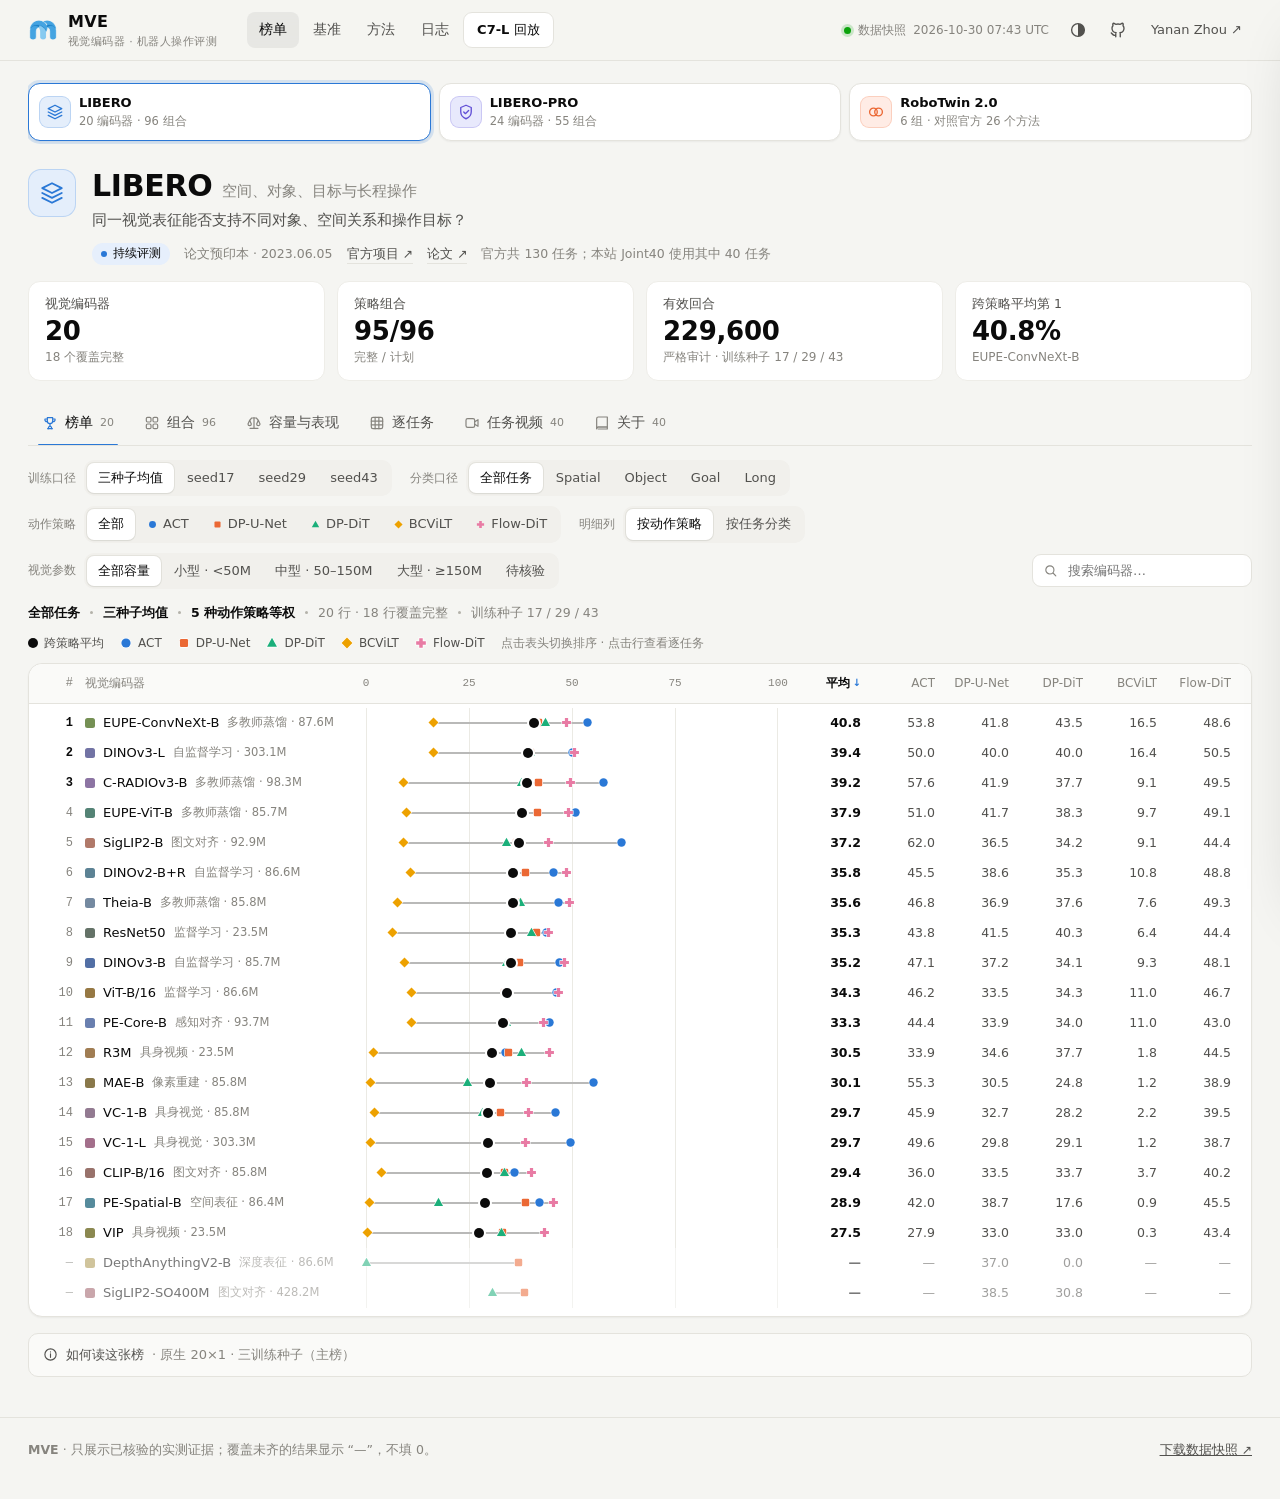
<file: mve/index.html>
<!doctype html>
<html lang="zh-CN">
<head>
<meta charset="utf-8"><meta name="viewport" content="width=device-width,initial-scale=1"><meta name="robots" content="noindex,nofollow">
<meta name="description" content="MVE 视觉编码器评测：冻结视觉编码器在多个机器人操作 benchmark 上的成功率、名次、任务分类与执行视频。">
<title>MVE · 视觉编码器机器人操作评测</title>
<link rel="icon" type="image/png" href="data/media/mve-mark.png">
<link rel="stylesheet" href="styles.css?v=seed-20261025">
<script>try{var t=localStorage.getItem('mve-theme');if(t==='light'||t==='dark')document.documentElement.dataset.theme=t;}catch(e){}</script>
</head>
<body>
<a class="skip" href="#main">跳到内容</a>
<header class="top">
  <div class="wrap bar-row">
    <a class="brand" href="./" aria-label="MVE 首页"><img src="data/media/mve-mark.png" alt="" width="30" height="30"><span><b>MVE</b><small>视觉编码器 · 机器人操作评测</small></span></a>
    <nav class="nav" aria-label="页面"><button data-page="board">榜单</button><button data-page="atlas">基准</button><button data-page="method">方法</button><button data-page="log">日志</button><a class="btn" href="c7l.html">C7-L 回放</a></nav>
    <div class="top-right">
      <span class="snapshot" id="snap"></span>
      <button class="icon-btn" id="theme" aria-label="切换主题"></button>
      <a class="icon-btn" href="https://github.com/YananZHOU5555/RSS27-MVE" target="_blank" rel="noopener" aria-label="GitHub 仓库"><svg class="ic" viewBox="0 0 24 24" aria-hidden="true"><path d="M9 19c-4.3 1.4-4.3-2.5-6-3m12 5v-3.5c0-1 .1-1.4-.5-2 2.8-.3 5.5-1.4 5.5-6a4.6 4.6 0 0 0-1.3-3.2 4.2 4.2 0 0 0-.1-3.2s-1.1-.3-3.5 1.3a12.3 12.3 0 0 0-6.2 0C6.5 2.8 5.4 3.1 5.4 3.1a4.2 4.2 0 0 0-.1 3.2A4.6 4.6 0 0 0 4 9.5c0 4.6 2.7 5.7 5.5 6-.6.6-.6 1.2-.5 2V21"/></svg></a>
      <a class="top-link" href="https://yananzhou.me/">Yanan Zhou ↗</a>
    </div>
  </div>
  <div class="wrap"><nav class="mobile-nav" aria-label="页面"><button data-page="board">榜单</button><button data-page="atlas">基准</button><button data-page="method">方法</button><button data-page="log">日志</button></nav></div>
</header>
<main id="main" tabindex="-1"></main>
<footer class="foot"><div class="wrap"><span><b>MVE</b> · 只展示已核验的实测证据；覆盖未齐的结果显示 “—”，不填 0。</span><span><a href="data/data.json" target="_blank" rel="noopener">下载数据快照 ↗</a></span></div></footer>
<div class="scrim" id="scrim" data-close></div>
<aside class="drawer" id="drawer" role="dialog" aria-modal="true" aria-labelledby="drawer-eyebrow" aria-hidden="true">
  <div class="drawer-top"><span id="drawer-eyebrow"></span><button class="icon-btn x" data-close aria-label="关闭详情"><svg class="ic" viewBox="0 0 24 24" aria-hidden="true"><path d="M6 6l12 12M18 6 6 18"/></svg></button></div>
  <div class="drawer-body" id="drawer-body"></div>
</aside>
<div id="tip" role="tooltip"></div>
<script src="explorer.js?v=seed-20261025"></script><script src="guide.js?v=seed-20261025"></script><script src="app.js?v=seed-20261025"></script>
</body>
</html>
</file>
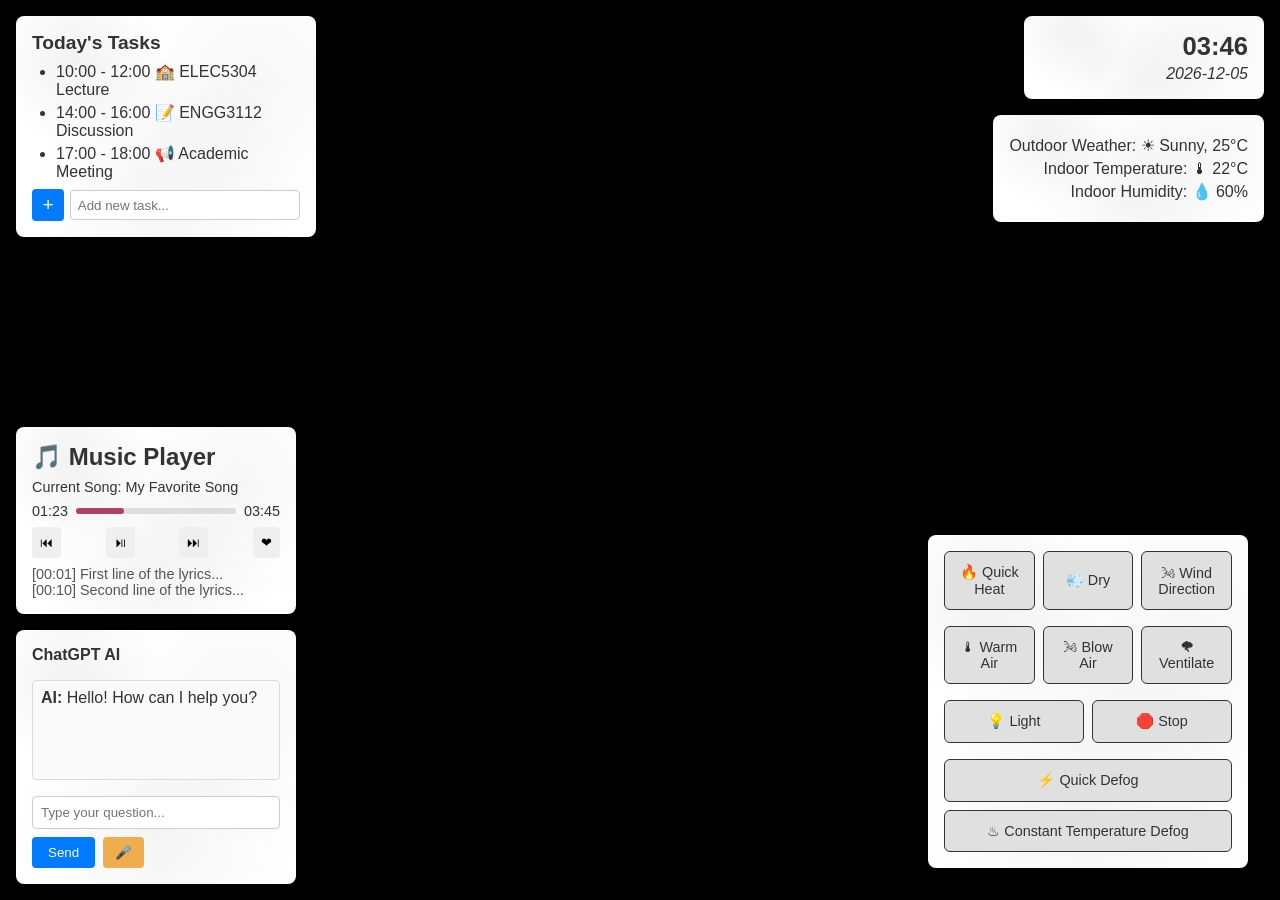
<file: smart-mirror-black.html>
<!DOCTYPE html><html lang="en"><head><meta http-equiv="Content-Security-Policy" content="default-src 'self' 'unsafe-inline' 'unsafe-eval' data: blob: https://cdnjs.cloudflare.com https://cdn.jsdelivr.net https://code.jquery.com https://unpkg.com https://d3js.org https://threejs.org https://cdn.plot.ly https://stackpath.bootstrapcdn.com https://maps.googleapis.com https://cdn.tailwindcss.com https://ajax.googleapis.com https://kit.fontawesome.com https://cdn.datatables.net https://maxcdn.bootstrapcdn.com https://code.highcharts.com https://tako-static-assets-production.s3.amazonaws.com https://www.youtube.com https://fonts.googleapis.com https://fonts.gstatic.com https://pfst.cf2.poecdn.net https://puc.poecdn.net https://i.imgur.com https://wikimedia.org https://*.icons8.com https://*.giphy.com https://picsum.photos https://images.unsplash.com; frame-src 'self' https://www.youtube.com https://trytako.com; child-src 'self'; manifest-src 'self'; worker-src 'self'; upgrade-insecure-requests; block-all-mixed-content;">
  <meta http-equiv="Content-Security-Policy" content="default-src 'self' 'unsafe-inline' 'unsafe-eval' data: blob: https://cdnjs.cloudflare.com https://cdn.jsdelivr.net https://code.jquery.com https://unpkg.com https://d3js.org https://threejs.org https://cdn.plot.ly https://stackpath.bootstrapcdn.com https://maps.googleapis.com https://cdn.tailwindcss.com https://ajax.googleapis.com https://kit.fontawesome.com https://cdn.datatables.net https://maxcdn.bootstrapcdn.com https://code.highcharts.com https://tako-static-assets-production.s3.amazonaws.com https://www.youtube.com https://fonts.googleapis.com https://fonts.gstatic.com https://pfst.cf2.poecdn.net https://puc.poecdn.net https://i.imgur.com https://wikimedia.org https://*.icons8.com https://*.giphy.com https://picsum.photos https://images.unsplash.com; frame-src 'self' https://www.youtube.com https://trytako.com; child-src 'self'; manifest-src 'self'; worker-src 'self'; upgrade-insecure-requests; block-all-mixed-content;">
  <meta charset="UTF-8">
  <meta name="viewport" content="width=device-width, initial-scale=1.0">
  <title>Smart Mirror UI</title>
  <style>
    /* Global reset and basic settings */
    * {
      margin: 0;
      padding: 0;
      box-sizing: border-box;
    }
    body {
      font-family: sans-serif;
      background: #000; /* 修改为黑色背景 */
      color: #333;
      min-height: 100vh;
      display: grid;
      grid-template-columns: 1fr 1fr 1fr;
      grid-template-rows: auto 1fr auto;
      /* Adjusted grid template areas, removing the bottom-right for absolute positioning */
      grid-template-areas:
        "top-left . top-right"
        "center-area center-area center-area"
        "bottom-left . .";
    }
    /* Responsive layout for smaller screens */
    @media (max-width: 768px) {
      body {
        grid-template-columns: 1fr;
        grid-template-rows: auto auto auto auto;
        grid-template-areas:
          "top-left"
          "top-right"
          "center-area"
          "bottom-left";
      }
      /* For mobile, place the bottom-right panel in a fixed position too (if desired). */
      .bottom-right {
        bottom: 0.5rem;
        right: 0.5rem;
      }
    }

    /* Water-ink style background simulation */
    .card {
      border-radius: 8px;
      padding: 1rem;
      box-shadow: 0 2px 5px rgba(0,0,0,0.1);
      backdrop-filter: blur(4px);
      background-color: #ffffff;
      background-image:
        radial-gradient(circle at 20% 20%, rgba(0, 0, 0, 0.05), rgba(0, 0, 0, 0) 30%),
        radial-gradient(circle at 80% 30%, rgba(0, 0, 0, 0.03), rgba(0, 0, 0, 0) 50%),
        radial-gradient(circle at 50% 80%, rgba(0, 0, 0, 0.04), rgba(0, 0, 0, 0) 60%);
      background-repeat: no-repeat;
      background-size: cover;
    }

    /* Top-left: Task list */
    .top-left {
      grid-area: top-left;
      padding: 1rem;
    }
    .task-list {
      max-width: 300px;
    }
    .task-list h2 {
      font-size: 1.2rem;
      margin-bottom: 0.5rem;
    }
    .task-list ul {
      list-style-type: disc;
      margin-left: 1.5rem;
    }
    .task-list li {
      margin: 0.25rem 0;
    }
    .add-task {
      display: flex;
      align-items: center;
      margin-top: 0.5rem;
      gap: 0.4rem;
    }
    .add-task button {
      font-size: 1.2rem;
      background: #007bff;
      color: #fff;
      border: none;
      border-radius: 4px;
      width: 2rem;
      height: 2rem;
      cursor: pointer;
    }
    .add-task button:hover {
      background: #005bbf;
    }
    .add-task input {
      flex: 1;
      padding: 0.4rem;
      border: 1px solid #ccc;
      border-radius: 4px;
    }

    /* Top-right: Date/Time + Weather */
    .top-right {
      grid-area: top-right;
      padding: 1rem;
      display: flex;
      flex-direction: column;
      align-items: flex-end;
      gap: 1rem;
    }
    .time-date {
      min-width: 240px;
      text-align: right;
    }
    .time-date .time {
      font-size: 1.6rem;
      font-weight: bold;
    }
    .time-date .date {
      margin-top: 0.25rem;
      font-style: italic;
    }
    .weather-info {
      min-width: 240px;
      text-align: right;
    }
    .weather-info p {
      margin: 0.3rem 0;
    }

    /* Center area */
    .center-area {
      grid-area: center-area;
      display: flex;
      align-items: center;
      justify-content: center;
    }

    /* Bottom-left: Music player + ChatGPT */
    .bottom-left {
      grid-area: bottom-left;
      padding: 1rem;
      display: flex;
      flex-direction: column;
      gap: 1rem;
      align-items: flex-start;
    }
    .music-player {
      width: 280px;
    }
    .music-player h2 {
      margin-bottom: 0.5rem;
    }
    .music-name {
      font-size: 0.9rem;
      margin: 0.5rem 0;
    }
    .music-progress {
      display: flex;
      align-items: center;
      gap: 0.5rem;
      margin: 0.5rem 0;
      font-size: 0.9rem;
    }
    .progress-bar {
      flex: 1;
      height: 6px;
      background-color: #ddd;
      border-radius: 3px;
      position: relative;
    }
    .progress-filled {
      width: 30%;
      height: 100%;
      background: #af4261;
      border-radius: 3px;
    }
    .music-controls {
      display: flex;
      justify-content: space-between;
    }
    .music-controls button {
      background: #efefef;
      border: none;
      border-radius: 4px;
      padding: 0.5rem;
      cursor: pointer;
    }
    .music-controls button:hover {
      background: #ddd;
    }
    .lyrics {
      margin-top: 0.5rem;
      font-size: 0.9rem;
      color: #555;
    }

    /* ChatGPT panel */
    .chatgpt-panel {
      width: 280px;
      display: flex;
      flex-direction: column;
      gap: 0.5rem;
    }
    .chatgpt-panel h3 {
      font-size: 1rem;
      font-weight: bold;
      margin-bottom: 0.5rem;
    }
    .chat-box {
      flex: 1;
      background: #fafafa;
      border: 1px solid #ddd;
      border-radius: 4px;
      padding: 0.5rem;
      overflow-y: auto;
      min-height: 100px;
      max-height: 150px;
    }
    .chat-input {
      margin-top: 0.5rem;
      display: flex;
      gap: 0.5rem;
      align-items: center;
      flex-wrap: wrap;
    }
    .chat-input input {
      flex: 1;
      padding: 0.5rem;
      border: 1px solid #ccc;
      border-radius: 4px;
    }
    .chat-input button {
      white-space: nowrap;
      cursor: pointer;
    }
    .chat-input button[type="submit"] {
      padding: 0.5rem 1rem;
      background: #007bff;
      color: #fff;
      border: none;
      border-radius: 4px;
    }
    .chat-input button[type="submit"]:hover {
      background: #005bbf;
    }
    .voice-btn {
      background: #f0ad4e;
      border: none;
      border-radius: 4px;
      padding: 0.5rem 0.75rem;
      cursor: pointer;
      flex-shrink: 0;
    }
    .voice-btn:hover {
      background: #ec971f;
    }

    /* Bottom-right: Bathroom control panel */
    /* Position absolutely at the bottom-right corner of the screen */
    .bottom-right {
      position: absolute;
      bottom: 1rem;
      right: 1rem;
      z-index: 10; /* Bring it above other elements if needed */
      padding: 1rem;
    }
    .control-panel {
      width: 320px;
      display: flex;
      flex-direction: column;
      gap: 1rem;
    }
    .control-section {
      display: flex;
      flex-wrap: wrap;
      gap: 0.5rem;
    }
    /* Simplified button style */
    .control-button {
      flex: 1 0 30%;
      background: #e0e0e0;
      color: #333;
      border: 1px solid #333;
      border-radius: 6px;
      padding: 0.75rem;
      text-align: center;
      cursor: pointer;
      font-size: 0.9rem;
      transition: background 0.2s;
    }
    .control-button.active {
      background: #4caf50;
      color: #fff;
    }
    .control-button:hover {
      background: #ccc;
    }
    .mirror-defog {
      display: flex;
      flex-direction: column;
      gap: 0.5rem;
      align-items: flex-start;
    }
    .mirror-button {
      width: 100%;
      background: #e0e0e0;
      color: #333;
      border: 1px solid #333;
      border-radius: 6px;
      padding: 0.75rem;
      text-align: center;
      cursor: pointer;
      font-size: 0.9rem;
      transition: background 0.2s;
    }
    .mirror-button.active {
      background: #4caf50;
      color: #fff;
    }
    .mirror-button:hover {
      background: #ccc;
    }
  </style>
  <script>
    document.addEventListener('DOMContentLoaded', () => {
      /* Toggle .active on control/mirror buttons */
      const toggleButtons = document.querySelectorAll('.control-button, .mirror-button');
      toggleButtons.forEach(btn => {
        btn.addEventListener('click', () => {
          btn.classList.toggle('active');
        });
      });

      /* Update current time and date */
      function updateTime() {
        const now = new Date();
        const timeElement = document.querySelector('.time');
        const dateElement = document.querySelector('.date');

        const hours = now.getHours().toString().padStart(2, '0');
        const minutes = now.getMinutes().toString().padStart(2, '0');
        const year = now.getFullYear();
        const month = (now.getMonth() + 1).toString().padStart(2, '0');
        const day = now.getDate().toString().padStart(2, '0');

        if(timeElement) {
          timeElement.textContent = `${hours}:${minutes}`;
        }
        if(dateElement) {
          dateElement.textContent = `${year}-${month}-${day}`;
        }
      }
      updateTime();
      setInterval(updateTime, 60000); // update every minute

      /* Add new task functionality */
      const addButton = document.querySelector('.add-task button');
      const addInput = document.querySelector('.add-task input');
      const taskUl = document.querySelector('.task-list ul');

      addButton.addEventListener('click', () => {
        const newTask = addInput.value.trim();
        if(newTask) {
          const newLi = document.createElement('li');
          newLi.textContent = newTask;
          taskUl.appendChild(newLi);
          addInput.value = '';
        }
      });
    });
  </script>
</head>
<body>
  <!-- Top-left: Task List -->
  <div class="top-left">
    <div class="card task-list">
      <h2>Today's Tasks</h2>
      <ul>
        <li>10:00 - 12:00 🏫 ELEC5304 Lecture</li>
        <li>14:00 - 16:00 📝 ENGG3112 Discussion</li>
        <li>17:00 - 18:00 📢 Academic Meeting</li>
      </ul>
      <div class="add-task">
        <button>+</button>
        <input type="text" placeholder="Add new task...">
      </div>
    </div>
  </div>

  <!-- Top-right: Date/Time + Weather -->
  <div class="top-right">
    <div class="card time-date">
      <div class="time">--:--</div>
      <div class="date">Loading date...</div>
    </div>
    <div class="card weather-info">
      <p>Outdoor Weather: ☀ Sunny, 25°C</p>
      <p>Indoor Temperature: 🌡 22°C</p>
      <p>Indoor Humidity: 💧 60%</p>
    </div>
  </div>

  <!-- Center area -->
  <div class="center-area">
    <!-- Main content goes here -->
  </div>

  <!-- Bottom-left: Music Player + ChatGPT -->
  <div class="bottom-left">
    <!-- Music Player -->
    <div class="card music-player">
      <h2>🎵 Music Player</h2>
      <div class="music-name">Current Song: My Favorite Song</div>
      <div class="music-progress">
        <span>01:23</span>
        <div class="progress-bar">
          <div class="progress-filled"></div>
        </div>
        <span>03:45</span>
      </div>
      <div class="music-controls">
        <button title="Previous">⏮</button>
        <button title="Play/Pause">⏯</button>
        <button title="Next">⏭</button>
        <button title="Like">❤</button>
      </div>
      <div class="lyrics">
        <div>[00:01] First line of the lyrics...</div>
        <div>[00:10] Second line of the lyrics...</div>
      </div>
    </div>

    <!-- ChatGPT Panel -->
    <div class="card chatgpt-panel">
      <h3>ChatGPT AI</h3>
      <div class="chat-box">
        <p><strong>AI:</strong> Hello! How can I help you?</p>
      </div>
      <div class="chat-input">
        <input type="text" placeholder="Type your question...">
        <button type="submit">Send</button>
        <button class="voice-btn" title="Voice Input">🎤</button>
      </div>
    </div>
  </div>

  <!-- Bottom-right: Bathroom Control Panel (absolutely placed) -->
  <div class="bottom-right">
    <div class="card control-panel">
      <!-- Top set (Quick Functions) -->
      <div class="control-section">
        <button class="control-button" title="Quick Heat">🔥 Quick Heat</button>
        <button class="control-button" title="Dry">💨 Dry</button>
        <button class="control-button" title="Wind Direction">🌬 Wind Direction</button>
      </div>
      <!-- Middle set (Air Functions) -->
      <div class="control-section">
        <button class="control-button" title="Warm Air">🌡 Warm Air</button>
        <button class="control-button" title="Blow Air">🌬 Blow Air</button>
        <button class="control-button" title="Ventilate">🌪 Ventilate</button>
      </div>
      <!-- Bottom set (Aux Functions) -->
      <div class="control-section">
        <button class="control-button" title="Light">💡 Light</button>
        <button class="control-button" title="Stop All Functions">🛑 Stop</button>
      </div>
      <!-- Mirror Defog -->
      <div class="mirror-defog">
        <button class="mirror-button" title="Quick Defog">⚡ Quick Defog</button>
        <button class="mirror-button" title="Constant Temperature Defog">♨ Constant Temperature Defog</button>
      </div>
    </div>
  </div>


</body></html>
</file>
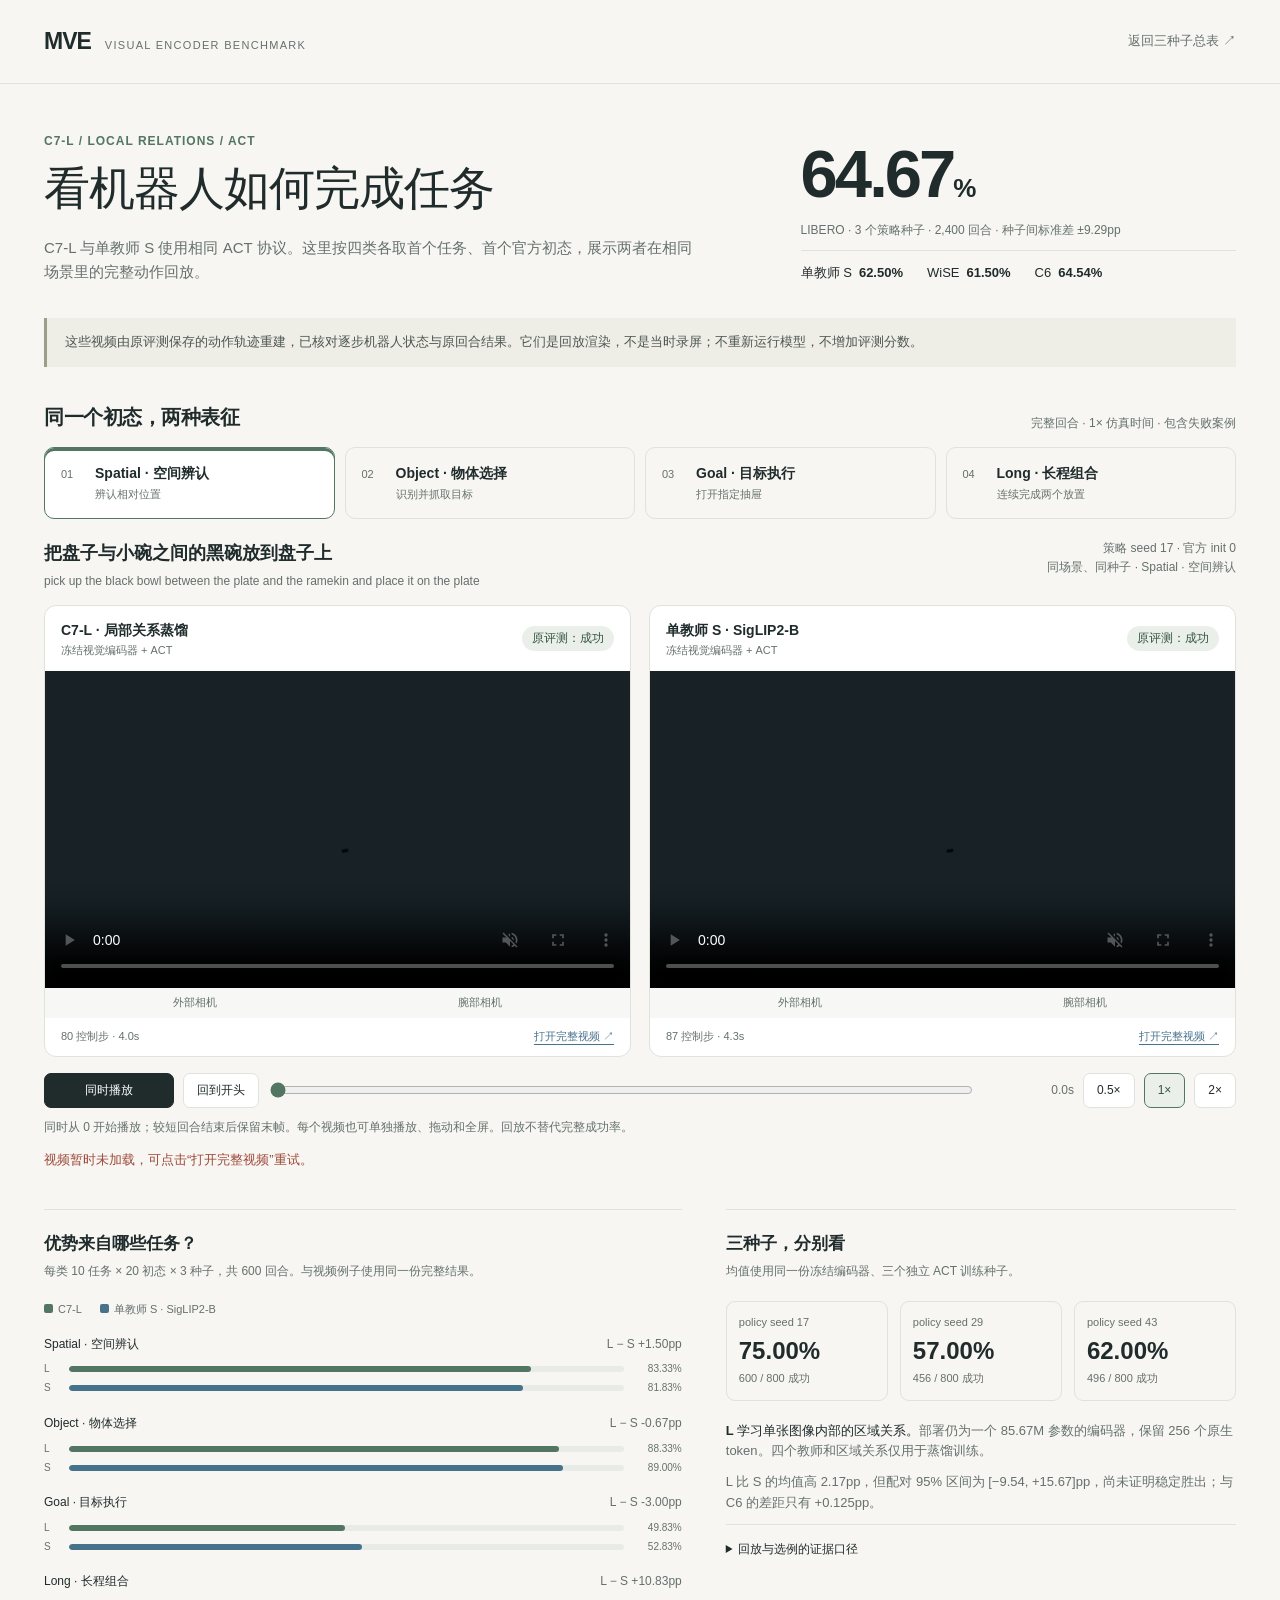
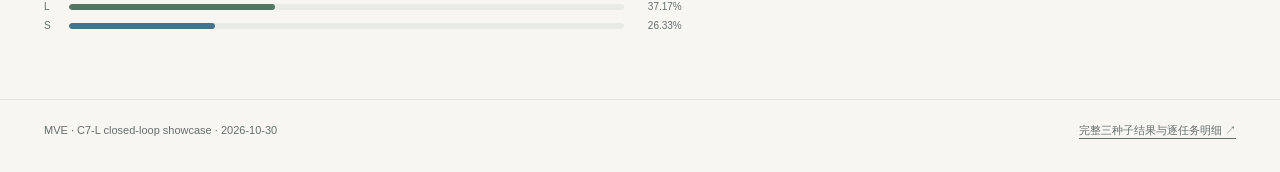
<file: mve/c7l.html>
<!doctype html>
<html lang="zh-CN">
<head>
<meta charset="utf-8"><meta name="viewport" content="width=device-width,initial-scale=1">
<title>C7-L 实测回放 · MVE</title>
<meta name="description" content="C7-L 的三种子完整结果、四类任务与同场景单教师对照回放。">
<style>
:root{--bg:#f7f6f2;--paper:#fff;--ink:#202b2c;--muted:#65706e;--line:#dfe3dc;--sage:#527662;--sage-bg:#eaf0e9;--blue:#47728c;--rust:#9d4838;--rust-bg:#f7eae5}
*{box-sizing:border-box}body{margin:0;background:var(--bg);color:var(--ink);font:15px/1.6 -apple-system,BlinkMacSystemFont,"Segoe UI","Microsoft YaHei",sans-serif}button,a,input{font:inherit}button,a{touch-action:manipulation}a{color:inherit;text-underline-offset:4px}button{cursor:pointer}button:focus-visible,a:focus-visible,input:focus-visible{outline:3px solid #c4a64b;outline-offset:4px}header,main,footer{max-width:1440px;margin:auto;padding:0 44px}header{height:84px;display:flex;align-items:center;justify-content:space-between;border-bottom:1px solid var(--line)}.brand{font-size:23px;font-weight:750;text-decoration:none;letter-spacing:-1px}.brand small{font-size:11px;letter-spacing:1.3px;font-weight:500;margin-left:14px;color:var(--muted)}.back{font-size:13px;text-decoration:none;color:var(--muted)}.hero{display:grid;grid-template-columns:1.6fr 1fr;gap:60px;align-items:end;padding:48px 0 34px}.eyebrow{color:var(--sage);font-size:12px;font-weight:650;letter-spacing:1px}.hero h1{font-family:Georgia,"Songti SC",serif;font-weight:500;font-size:46px;line-height:1.15;letter-spacing:-1px;margin:12px 0 20px}.hero p{color:var(--muted);max-width:660px;margin:0}.headline{font-size:67px;letter-spacing:-3px;line-height:1.1;font-weight:550}.headline span{font-size:26px;letter-spacing:0}.headline-note{color:var(--muted);font-size:12px;margin:10px 0}.reference{display:flex;gap:24px;font-size:13px;border-top:1px solid var(--line);padding-top:12px}.reference strong{margin-left:7px}.notice{padding:14px 18px;background:#eeeee7;border-left:3px solid #9b9f85;color:#4d5550;font-size:13px}.section-top{display:flex;justify-content:space-between;align-items:end;margin:34px 0 14px}.section-top h2{font-size:20px;letter-spacing:-.5px;margin:0}.section-top p{font-size:12px;color:var(--muted);margin:0}.case-tabs{display:grid;grid-template-columns:repeat(4,1fr);gap:10px;margin:0 0 20px}.case-tab{border:1px solid var(--line);background:transparent;text-align:left;border-radius:10px;padding:14px 16px;color:var(--muted);display:grid;grid-template-columns:28px 1fr;gap:2px 6px}.case-tab em{grid-row:span 2;font-style:normal;font-size:11px;padding-top:4px}.case-tab b{color:var(--ink);font-size:14px}.case-tab small{font-size:11px}.case-tab[aria-selected="true"]{background:var(--paper);border-color:var(--sage);box-shadow:inset 0 3px var(--sage)}.case-info{display:flex;gap:20px;justify-content:space-between;align-items:start;margin:0 0 14px}.case-info h3{font-weight:600;font-size:18px;margin:0 0 4px}.instruction{font-size:12px;color:var(--muted)}.identity{white-space:nowrap;text-align:right;font-size:12px;color:var(--muted)}.players{display:grid;grid-template-columns:1fr 1fr;gap:18px}.player{border:1px solid var(--line);border-radius:12px;overflow:hidden;background:var(--paper)}.player-head{display:flex;justify-content:space-between;align-items:center;padding:12px 16px;gap:12px}.player-head b{font-size:14px}.player-head small{display:block;color:var(--muted);font-size:11px}.outcome{font-size:12px;border-radius:20px;padding:3px 10px;background:var(--sage-bg);color:#365642;white-space:nowrap}.outcome.fail{color:var(--rust);background:var(--rust-bg)}video{display:block;width:100%;aspect-ratio:24/13;background:#172126}.camera-labels{display:flex;justify-content:space-around;color:var(--muted);font-size:11px;padding:6px 8px;background:#f7f8f5}.player-foot{padding:10px 16px;display:flex;justify-content:space-between;color:var(--muted);font-size:11px}.player-foot a{color:var(--blue)}.toolbar{display:flex;align-items:center;gap:9px;margin:16px 0 10px}.toolbar button{background:var(--paper);border:1px solid var(--line);padding:7px 13px;border-radius:7px;font-size:12px;color:var(--ink)}.toolbar .play{background:var(--ink);color:white;border-color:var(--ink);min-width:130px}.toolbar button[aria-pressed="true"]{border-color:var(--sage);background:var(--sage-bg);color:#365642}.toolbar .play[aria-pressed="true"]{background:var(--sage);color:white}.toolbar input{flex:1;accent-color:var(--sage);min-width:80px}.clock{font-variant-numeric:tabular-nums;font-size:12px;min-width:90px;text-align:right;color:var(--muted)}.caption{font-size:12px;color:var(--muted);margin:8px 0 0}.error{color:var(--rust);font-size:13px}.lower{display:grid;grid-template-columns:1.25fr 1fr;gap:44px;margin:38px 0 48px}.panel{border-top:1px solid var(--line);padding-top:20px}.panel h2{font-size:17px;margin:0 0 5px}.panel p{color:var(--muted);font-size:12px;margin:0 0 20px}.legend{display:flex;gap:18px;font-size:11px;color:var(--muted);margin-bottom:14px}.dot{display:inline-block;width:9px;height:9px;border-radius:2px;background:var(--sage);margin-right:5px}.dot.blue{background:var(--blue)}.suite{margin:16px 0}.suite-label{display:flex;justify-content:space-between;font-size:12px;margin-bottom:6px}.delta{font-variant-numeric:tabular-nums;color:var(--muted)}.bar-row{display:grid;grid-template-columns:16px 1fr 49px;align-items:center;gap:9px;height:19px;font-size:10px;color:var(--muted)}.rail{height:6px;background:#e9ece6;border-radius:6px;overflow:hidden}.bar{height:100%;background:var(--sage);border-radius:6px}.bar.s{background:var(--blue)}.bar-row span:last-child{text-align:right;font-variant-numeric:tabular-nums}.seed-grid{display:grid;grid-template-columns:repeat(3,1fr);gap:12px;margin:15px 0 20px}.seed{border:1px solid var(--line);border-radius:9px;padding:12px}.seed small{display:block;font-size:11px;color:var(--muted)}.seed b{font-size:24px;font-weight:550;font-variant-numeric:tabular-nums}.seed span{display:block;font-size:11px;color:var(--muted)}.method{font-size:13px;color:var(--muted)}.method strong{color:var(--ink);font-weight:550}.method p{font-size:13px;margin-bottom:10px}details{border-top:1px solid var(--line);padding-top:15px;font-size:12px;color:var(--muted)}summary{cursor:pointer;color:var(--ink)}details p{margin:10px 0 0!important}footer{border-top:1px solid var(--line);padding-top:22px;padding-bottom:32px;display:flex;justify-content:space-between;font-size:11px;color:var(--muted)}.loading{padding:50px;text-align:center;color:var(--muted)}@media(max-width:900px){header,main,footer{padding-left:20px;padding-right:20px}.hero{grid-template-columns:1fr;gap:24px;padding-top:30px}.hero h1{font-size:35px}.headline{font-size:52px}.case-tabs{grid-template-columns:1fr 1fr}.players,.lower{grid-template-columns:1fr}.case-info{display:block}.identity{text-align:left;margin-top:8px}.brand small{display:none}.toolbar{flex-wrap:wrap}.toolbar input{flex-basis:40%}footer{display:block}}
</style>
</head>
<body>
<header><a class="brand" href="./">MVE<small>VISUAL ENCODER BENCHMARK</small></a><a class="back" href="./#b=libero&v=combos&t=distill-validation-20x1">返回三种子总表 ↗</a></header>
<main>
<section class="hero"><div><div class="eyebrow">C7-L / LOCAL RELATIONS / ACT</div><h1>看机器人如何完成任务</h1><p>C7-L 与单教师 S 使用相同 ACT 协议。这里按四类各取首个任务、首个官方初态，展示两者在相同场景里的完整动作回放。</p></div><div><div class="headline">64.67<span>%</span></div><div class="headline-note">LIBERO · 3 个策略种子 · 2,400 回合 · 种子间标准差 ±9.29pp</div><div class="reference"><span>单教师 S<strong>62.50%</strong></span><span>WiSE<strong>61.50%</strong></span><span>C6<strong>64.54%</strong></span></div></div></section>
<div class="notice">这些视频由原评测保存的动作轨迹重建，已核对逐步机器人状态与原回合结果。它们是回放渲染，不是当时录屏；不重新运行模型，不增加评测分数。</div>
<section aria-label="同场景动作回放"><div class="section-top"><h2>同一个初态，两种表征</h2><p>完整回合 · 1× 仿真时间 · 包含失败案例</p></div><div class="case-tabs" id="cases" role="tablist" aria-label="选择任务"></div><div id="showcase" role="tabpanel" class="loading">正在载入已核验的回放……</div></section>
<div class="lower"><section class="panel"><h2>优势来自哪些任务？</h2><p>每类 10 任务 × 20 初态 × 3 种子，共 600 回合。与视频例子使用同一份完整结果。</p><div class="legend"><span><i class="dot"></i>C7-L</span><span><i class="dot blue"></i>单教师 S · SigLIP2-B</span></div><div id="suites"></div></section><section class="panel"><h2>三种子，分别看</h2><p>均值使用同一份冻结编码器、三个独立 ACT 训练种子。</p><div class="seed-grid" id="seeds"></div><div class="method"><p><strong>L 学习单张图像内部的区域关系。</strong>部署仍为一个 85.67M 参数的编码器，保留 256 个原生 token。四个教师和区域关系仅用于蒸馏训练。</p><p>L 比 S 的均值高 2.17pp，但配对 95% 区间为 [−9.54, +15.67]pp，尚未证明稳定胜出；与 C6 的差距只有 +0.125pp。</p></div><details><summary>回放与选例的证据口径</summary><p>四类依次固定任务索引 0、10、20、30，初态索引均为 0；策略种子依次为 17、29、43、29。选例规则在渲染前固定，不按成功筛选。两种方法保留各自冻结版本身份，不混用 checkpoint。</p><p>回放使用原七维动作与官方初态、原 seed、原 5 步 settling；之后不重置或吸附状态。逐步关节/夹爪状态绝对误差须不超过 10⁻⁵，成功与首次成功步数须与原子记录一致。展示分辨率为 384，策略实际输入为 128；左右分别为外部与腕部相机，保持原始方向。</p><p><a href="data/c7l-showcase.json">查看视频 SHA 与公开证据清单</a></p></details></section></div>
</main>
<footer><span>MVE · C7-L closed-loop showcase · 2026-10-30</span><a href="./#b=libero&v=combos&t=distill-validation-20x1">完整三种子结果与逐任务明细 ↗</a></footer>
<script>
'use strict';
let D=null,current=0,rate=1;
const $=s=>document.querySelector(s),$$=s=>[...document.querySelectorAll(s)];
const esc=s=>String(s).replace(/[&<>"']/g,c=>({'&':'&amp;','<':'&lt;','>':'&gt;','"':'&quot;',"'":'&#39;'}[c]));
const pct=x=>(100*x).toFixed(2)+'%';
function pause(){for(const v of $$('video'))v.pause();const b=$('#play');if(b){b.textContent='同时播放';b.setAttribute('aria-pressed','false');}}
function choose(i){pause();current=i;const c=D.cases[i];
 $$('#cases button').forEach((b,j)=>b.setAttribute('aria-selected',String(i===j)));
 $('#showcase').className='';$('#showcase').innerHTML=`<div class="case-info"><div><h3>${esc(c.title)}</h3><div class="instruction" lang="en">${esc(c.language)}</div></div><div class="identity">策略 seed ${c.trainingSeed} · 官方 init 0<br>同场景、同种子 · ${esc(c.category)}</div></div><div class="players">${c.clips.map(m=>`<article class="player"><div class="player-head"><div><b>${m.model==='C7L'?'C7-L · 局部关系蒸馏':'单教师 S · SigLIP2-B'}</b><small>冻结视觉编码器 + ACT</small></div><span class="outcome ${m.success?'':'fail'}">原评测：${m.success?'成功':'失败'}</span></div><video controls playsinline preload="metadata" muted poster="${esc(m.posterUrl)}" src="${esc(m.videoUrl)}" aria-label="${esc(c.title+' '+m.model+' 动作轨迹回放')}"></video><div class="camera-labels"><span>外部相机</span><span>腕部相机</span></div><div class="player-foot"><span>${m.steps} 控制步 · ${(m.steps/20).toFixed(1)}s</span><a href="${esc(m.videoUrl)}" target="_blank" rel="noopener">打开完整视频 ↗</a></div></article>`).join('')}</div><div class="toolbar"><button class="play" id="play" aria-pressed="false">同时播放</button><button id="restart">回到开头</button><input id="seek" type="range" min="0" max="${Math.max(...c.clips.map(m=>m.durationSeconds))}" value="0" step="0.1" aria-label="同时定位两段视频"><span class="clock" id="clock">0.0s</span>${[.5,1,2].map(r=>`<button data-rate="${r}" aria-pressed="${r===rate}">${r}×</button>`).join('')}</div><p class="caption">同时从 0 开始播放；较短回合结束后保留末帧。每个视频也可单独播放、拖动和全屏。回放不替代完整成功率。</p><p class="error" id="media-error" role="status"></p>`;
 const videos=$$('video');videos.forEach(v=>{v.playbackRate=rate;v.addEventListener('error',()=>{$('#media-error').textContent='视频暂时未加载，可点击“打开完整视频”重试。';});v.addEventListener('timeupdate',()=>{const time=Math.max(...videos.map(x=>x.currentTime||0));$('#seek').value=time;$('#clock').textContent=time.toFixed(1)+'s';});});
 $('#play').onclick=async()=>{if(videos.some(v=>!v.paused)){pause();return;}if(videos.every(v=>v.ended))videos.forEach(v=>v.currentTime=0);const t=Math.min(...videos.map(v=>v.currentTime||0));videos.forEach(v=>v.currentTime=Math.min(t,v.duration||t));const outcomes=await Promise.allSettled(videos.map(v=>v.play()));if(outcomes.every(x=>x.status==='fulfilled')){$('#play').textContent='暂停播放';$('#play').setAttribute('aria-pressed','true');}else{pause();$('#media-error').textContent='可使用各视频自带的播放键，或打开完整视频。';}};
 $('#restart').onclick=()=>{pause();videos.forEach(v=>v.currentTime=0);$('#seek').value=0;$('#clock').textContent='0.0s';};
 $('#seek').oninput=e=>{pause();const t=Number(e.target.value);videos.forEach(v=>{if(Number.isFinite(v.duration))v.currentTime=Math.min(t,Math.max(0,v.duration-.01));});$('#clock').textContent=t.toFixed(1)+'s';};
 $$('[data-rate]').forEach(b=>b.onclick=()=>{rate=Number(b.dataset.rate);videos.forEach(v=>v.playbackRate=rate);$$('[data-rate]').forEach(x=>x.setAttribute('aria-pressed',String(Number(x.dataset.rate)===rate)));});
}
async function init(){try{const r=await fetch('data/c7l-showcase.json');if(!r.ok)throw Error('清单不可用');D=await r.json();if(D.cases.length!==4)throw Error('清单不完整');
 $('#cases').innerHTML=D.cases.map((c,i)=>`<button class="case-tab" role="tab" aria-controls="showcase" aria-selected="${i===0}"><em>0${i+1}</em><b>${esc(c.category)}</b><small>${esc(c.shortTitle)}</small></button>`).join('');$$('#cases button').forEach((b,i)=>b.onclick=()=>choose(i));$('#cases').onkeydown=e=>{let i=current;if(e.key==='ArrowRight')i=(i+1)%4;else if(e.key==='ArrowLeft')i=(i+3)%4;else if(e.key==='Home')i=0;else if(e.key==='End')i=3;else return;e.preventDefault();choose(i);$$('#cases button')[i].focus();};
 $('#suites').innerHTML=D.suites.map(s=>`<div class="suite"><div class="suite-label"><span>${esc(s.label)}</span><span class="delta">L − S ${(100*(s.C7L-s.S)>=0?'+':'')+(100*(s.C7L-s.S)).toFixed(2)}pp</span></div>${[['L',s.C7L,''],['S',s.S,'s']].map(([name,value,klass])=>`<div class="bar-row"><span>${name}</span><div class="rail"><div class="bar ${klass}" style="width:${value*100}%"></div></div><span>${pct(value)}</span></div>`).join('')}</div>`).join('');
 $('#seeds').innerHTML=D.seeds.map(s=>`<div class="seed"><small>policy seed ${s.seed}</small><b>${pct(s.successRate)}</b><span>${s.successes} / 800 成功</span></div>`).join('');choose(0);
 }catch(e){$('#showcase').textContent='回放清单暂未载入。可先返回总表查看已审计结果。';$('#showcase').className='error';console.error(e);}}
document.addEventListener('visibilitychange',()=>{if(document.hidden)pause();});window.addEventListener('pagehide',pause);init();
</script>
</body>
</html>
</file>
<file: core/styles.css>
@font-face{font-family:Newsreader;src:url(assets/fonts/Newsreader-Variable.ttf) format("truetype");font-weight:200 800;font-display:swap}@font-face{font-family:SourceSans;src:url(assets/fonts/SourceSans3-Regular.ttf) format("truetype");font-weight:400;font-display:swap}@font-face{font-family:SourceSans;src:url(assets/fonts/SourceSans3-Semibold.ttf) format("truetype");font-weight:600;font-display:swap}
:root{--canvas:#fcfcf8;--surface:#ecf0ee;--ink:#282d32;--muted:#687078;--sage:#779e92;--sage-light:#ecf4f0;--blue:#768fc6;--blue-light:#eaf0fa;--line:#ccd1d5;--clay:#ba7c6b;--clay-light:#f7ece7;--butter:#fcf4e3;--gold:#bd9b54;--state:#909a99;--panel:#f7f9fd;--success:#607f70;--failure:#9e715d;--bench-robofactory:#607f70;--bench-duobench:#6f86bf;--bench-bicoord:#ae6f5f;--serif:Newsreader,Georgia,serif;--sans:SourceSans,"Segoe UI",sans-serif}*{box-sizing:border-box}html{scroll-behavior:smooth;scroll-padding-top:105px}body{margin:0;background:var(--canvas);color:var(--ink);font:18px/1.55 var(--sans);-webkit-font-smoothing:antialiased}a{color:inherit;text-decoration:none}button{font:inherit;color:inherit;cursor:pointer}button,a{-webkit-tap-highlight-color:transparent}img,video{display:block;max-width:100%}img{height:auto}figure{margin:0}h1,h2,h3,p{margin:0}h1,h2,h3{font-weight:400}em{font-weight:400;color:var(--sage)}strong{font-weight:600}sup{font-size:11px}::selection{background:var(--butter)}:focus-visible{outline:3px solid var(--sage);outline-offset:5px}.skip-link{position:fixed;top:-100px;z-index:50;background:var(--ink);color:white;padding:8px 14px}.skip-link:focus{top:8px}.site-header{height:78px;max-width:1440px;margin:auto;padding:0 48px;display:flex;align-items:center;gap:52px;border-bottom:1px solid var(--line);position:sticky;top:0;background:rgba(252,252,248,.98);z-index:20}.wordmark{display:flex;align-items:center;font-size:30px;font-weight:600;letter-spacing:-1.7px}.wordmark span{color:var(--sage)}.wordmark i{width:7px;height:7px;display:block;border-radius:50%;background:var(--clay);margin:6px 0 0 8px}.site-header nav{display:flex;gap:30px;font-size:15px}.site-header nav a{border-bottom:1px solid transparent;padding:8px 0}.site-header nav a:hover,.site-header nav a.is-current{border-color:var(--sage);color:var(--sage)}.nav-paper{margin-left:auto;font-size:15px}.nav-paper span{margin-left:18px}.section{max-width:1440px;margin:auto;padding:90px 48px;position:relative}.section+.section{border-top:1px solid var(--line)}.eyebrow{font:11px/1.5 "Consolas",monospace;text-transform:uppercase;letter-spacing:1.8px;color:var(--sage);margin-bottom:18px}.eyebrow>span{margin-right:26px;color:var(--muted)}.hero{padding-top:64px;padding-bottom:56px}.hero-grid{display:grid;grid-template-columns:.86fr 1.25fr;gap:64px;align-items:center}.hero h1{font:400 clamp(56px,5.3vw,82px)/1.04 var(--serif);letter-spacing:-1.9px;margin:0 0 28px}.hero-deck{font-size:19px;line-height:1.6;max-width:455px}.resource-links{display:flex;gap:24px;align-items:center;flex-wrap:wrap;margin-top:30px;font-size:15px}.button{background:var(--ink);color:var(--canvas);padding:11px 18px;border:1px solid var(--ink);border-radius:3px;transition:background .2s}.button:hover{background:var(--sage);border-color:var(--sage)}.button span{margin-left:28px}.text-button{background:none;border:0;padding:0;color:var(--ink);font-size:15px}.text-button:hover,a:hover{color:var(--sage)}.button:hover{color:white}.resource-links .text-button{white-space:nowrap}.hero-evidence{min-width:0}.video-wrap{position:relative;background:var(--surface);overflow:hidden;border-radius:4px;aspect-ratio:16/9}.video-wrap video{width:100%;height:100%;object-fit:contain;background:var(--surface)}.hero-video .video-wrap{border-radius:5px}.video-figure figcaption{display:flex;justify-content:space-between;gap:18px;font-size:13px;margin-top:10px;line-height:1.5}.video-figure figcaption span{color:var(--muted);text-align:right}.robot-tag{position:absolute;top:16px;font-size:11px;font-weight:600;background:rgba(252,252,248,.92);padding:6px 10px;line-height:1.5;border-left:2px solid var(--blue);pointer-events:none}.robot-tag span{display:block;font-size:10px;color:var(--muted);font-weight:400}.robot-tag-left{left:15px}.robot-tag-right{right:15px;border-left-color:var(--clay)}.policy-label{position:absolute;left:50%;transform:translateX(-50%);bottom:54px;white-space:nowrap;font-size:10px;letter-spacing:.3px;padding:5px 9px;background:rgba(252,252,248,.94);pointer-events:none}.hero-stats{display:grid;grid-template-columns:1fr 1fr;gap:30px;margin-top:26px;border-top:1px solid var(--line);padding-top:22px}.hero-stats>div{display:flex;align-items:center;gap:17px}.stat-value{font:400 clamp(39px,3.4vw,55px)/1 var(--serif);letter-spacing:-1.3px;white-space:nowrap}.stat-value small{font-size:23px}.hero-stats p{font-size:14px;line-height:1.5}.hero-stats p span{display:block;font-size:11px;color:var(--muted)}.publication{display:grid;grid-template-columns:.86fr 1.25fr;gap:64px;margin-top:40px;padding-top:22px;border-top:1px solid var(--line);align-items:start}.paper-title{font-size:15px;line-height:1.55}.authors{font-size:14px;line-height:1.65}.authors a{border-bottom:1px solid var(--line)}.affiliations{font-size:12px;line-height:1.65;color:var(--muted);margin-top:8px}.affiliations span{white-space:nowrap}.section-head{display:grid;grid-template-columns:1.2fr 1fr;column-gap:100px;align-items:end;margin-bottom:36px}.section-head .eyebrow{grid-column:1/-1}.section-head h2{font:400 clamp(35px,3.5vw,53px)/1.09 var(--serif);letter-spacing:-.9px}.section-head>p:last-child:not(.eyebrow){max-width:58ch;font-size:17px;line-height:1.7}.section-head.compact{grid-template-columns:1fr 1.05fr}.paper-figure{border-top:1px solid var(--line);padding-top:24px}.figure-zoom{display:block;width:100%;padding:0;border:0;background:none;position:relative;cursor:zoom-in}.figure-zoom img{width:100%;height:auto}.zoom-label{position:absolute;right:10px;bottom:8px;border:1px solid var(--line);background:var(--canvas);border-radius:3px;padding:4px 8px;font-size:10px;color:var(--muted);opacity:0;transition:opacity .2s}.figure-zoom:hover .zoom-label,.figure-zoom:focus-visible .zoom-label{opacity:1}.paper-figure figcaption{font-size:13px;line-height:1.6;margin-top:16px;color:var(--muted);display:flex;justify-content:space-between;gap:40px}.paper-figure figcaption a{flex-shrink:0;border-bottom:1px solid var(--line)}.principles{display:grid;grid-template-columns:repeat(3,1fr);gap:50px;margin-top:35px;padding-top:25px;border-top:1px solid var(--line)}.principles>div>span{font:10px monospace;text-transform:uppercase;letter-spacing:1px;color:var(--muted)}.principles h3{font:400 27px/1.3 var(--serif);margin:12px 0 7px}.principles p{font-size:15px;color:var(--muted);max-width:36ch}.task-selector{display:grid;grid-template-columns:repeat(5,1fr);gap:14px;margin-bottom:30px}.task-button{padding:0;background:none;border:0;text-align:left;position:relative;color:var(--muted)}.task-button img{width:100%;aspect-ratio:16/9;object-fit:contain;border-radius:3px;filter:saturate(.9);border:2px solid transparent}.task-button.is-active img{border-color:var(--sage);filter:none}.task-button span{display:flex;justify-content:space-between;font-size:14px;margin-top:8px}.task-button small{font:10px monospace;color:var(--muted)}.task-button.is-active span{color:var(--ink);font-weight:600}.task-stage{display:grid;grid-template-columns:1.5fr 1fr;gap:65px;align-items:start}.task-stage .video-wrap{aspect-ratio:16/9}.task-analysis{padding-top:8px}.task-analysis .eyebrow{margin-bottom:15px;font-size:10px}.task-analysis h3{font:400 clamp(30px,2.7vw,40px)/1.15 var(--serif);letter-spacing:-.5px;margin-bottom:14px}.task-analysis>p:not(.eyebrow):not(.chart-note){font-size:16px;color:var(--muted);line-height:1.6}.bar-chart{margin-top:25px}.bar-row{display:grid;grid-template-columns:92px 1fr 58px;gap:14px;align-items:center;margin-bottom:13px;font-size:13px}.bar-name{white-space:nowrap}.bar-track{height:15px;background:var(--surface);position:relative;border-radius:1px}.bar-fill{height:100%;position:relative;background:var(--state);border-radius:1px;min-width:1px;transition:width .35s}.bar-row.core{font-weight:600}.bar-row.core .bar-fill{background:var(--blue)}.bar-row.chorus .bar-fill{background:var(--sage)}.bar-value{text-align:right;font-variant-numeric:tabular-nums}.bar-ci{position:absolute;top:7px;border-top:1px solid var(--ink);height:1px}.bar-ci:before,.bar-ci:after{content:"";position:absolute;height:7px;top:-4px;border-left:1px solid var(--ink)}.bar-ci:after{right:0}.bar-ci:before{left:0}.chart-note,.media-note{font-size:12px;color:var(--muted);line-height:1.65;margin-top:14px}.method{background:var(--panel)}.method-tabs,.benchmark-tabs,.robust-tabs{display:flex;border-bottom:1px solid var(--line);margin-bottom:24px;gap:0}.method-tabs button,.benchmark-tabs button,.robust-tabs button{flex:1;padding:14px 10px;background:none;border:0;border-bottom:2px solid transparent;margin-bottom:-1px;text-align:left;font-size:15px;color:var(--muted)}.method-tabs button>span{font:10px monospace;margin-right:10px}.method-tabs button.is-active,.benchmark-tabs button.is-active,.robust-tabs button.is-active{color:var(--ink);border-bottom-color:var(--sage)}.method-detail{display:grid;grid-template-columns:.4fr 1fr;gap:50px;min-height:77px;margin-bottom:22px}.method-detail>span{font:11px monospace;letter-spacing:.4px;color:var(--sage)}.method-detail p{font-size:16px;max-width:76ch;line-height:1.6}.method-figure{border:0;padding:0}.alignment-insight{display:grid;grid-template-columns:1.4fr 1fr;gap:30px 100px;margin-top:30px;padding-top:28px;border-top:1px solid var(--line)}.alignment-insight .eyebrow{grid-column:1/-1;margin:0}.alignment-insight>p:not(.eyebrow){font:400 27px/1.4 var(--serif);letter-spacing:-.25px}.alignment-insight strong{font-weight:400;color:var(--sage)}.alignment-stat>span{font:400 48px/1.2 var(--serif);letter-spacing:-1px;display:block}.alignment-stat small{font-size:24px}.alignment-stat i{font:400 26px/1 var(--sans);margin:0 10px;color:var(--muted)}.alignment-stat p{font-size:13px;color:var(--muted);margin-top:5px}.routing .section-head{margin-bottom:35px}.benchmark-tabs button,.robust-tabs button{padding:16px 20px}.benchmark-tabs button:first-child,.robust-tabs button:first-child{padding-left:0}.benchmark-tabs button span,.robust-tabs button span{margin-left:12px;font-size:12px;color:var(--muted)}.benchmark-stage{display:grid;grid-template-columns:1.2fr 1fr;gap:80px}.simulation-wrap{aspect-ratio:16/10;background:var(--surface)}.simulation-wrap video{object-fit:contain}.sim-selector{display:grid;grid-template-columns:repeat(5,1fr);gap:8px;margin-top:18px}.sim-task-button{display:flex;flex-direction:column;text-align:left;border:0;padding:0;background:none;font-size:11px;color:var(--muted);line-height:1.35}.sim-task-button img{width:100%;aspect-ratio:16/10;object-fit:contain;background:var(--surface);border:2px solid transparent;border-radius:2px;margin-bottom:5px}.sim-task-button.is-active img{border-color:var(--sage)}.sim-task-button.is-active{color:var(--ink)}.benchmark-analysis .eyebrow{margin-top:7px}.benchmark-analysis h3{font:400 40px/1.1 var(--serif);margin:0 0 14px;letter-spacing:-.5px}.benchmark-analysis>p:not(.eyebrow):not(.chart-note){font-size:16px;color:var(--muted);max-width:45ch;line-height:1.6}.benchmark-analysis .bar-chart{margin-top:30px}.benchmark-analysis .bar-name{white-space:normal;line-height:1.2}.benchmark-analysis .bar-row{grid-template-columns:132px 1fr 52px;margin-bottom:17px}.central-reference{display:grid;grid-template-columns:1fr auto;gap:3px 12px;border-top:1px dashed var(--line);padding-top:14px;font-size:13px;margin-top:23px}.central-reference small{grid-column:1/-1;color:var(--muted);font-size:12px}.results-details{margin-top:35px;border-top:1px solid var(--line);border-bottom:1px solid var(--line)}summary{cursor:pointer;list-style:none;font-size:15px;padding:17px 0;display:flex;justify-content:space-between}summary:before{content:"+";margin-right:14px}details[open] summary:before{content:"−"}summary>span{margin-left:auto;color:var(--muted);font-size:12px}.table-scroll{overflow:auto;padding-bottom:15px}table{width:100%;border-collapse:collapse;font-size:13px;min-width:820px}th,td{padding:12px 10px;text-align:right;border-bottom:1px solid var(--line);font-variant-numeric:tabular-nums}th:first-child,td:first-child{text-align:left}th{font-weight:400;color:var(--muted)}tbody tr.ours{color:var(--ink);font-weight:600;background:var(--blue-light)}.robustness{background:var(--panel)}.robust-tabs{max-width:740px;margin-bottom:25px}.robust-tabs button{display:block}.robust-tabs button span{display:block;margin:4px 0 0}.robust-caption{display:flex;justify-content:space-between;align-items:center;gap:25px;margin-bottom:18px}.robust-caption h3{font:400 31px/1.3 var(--serif)}.compare-play{display:flex;justify-content:space-between;gap:30px;min-width:145px;padding:8px 13px;border:1px solid var(--ink);background:none;border-radius:3px;font-size:14px}.compare-play:hover{background:var(--sage-light)}.comparison-grid{display:grid;grid-template-columns:1fr 1fr;gap:20px}.outcome{position:absolute;top:13px;left:13px;background:var(--canvas);font-size:12px;padding:5px 10px;border-left:2px solid var(--sage);pointer-events:none}.outcome.failure{border-color:var(--failure)}.robust-result-row{display:grid;grid-template-columns:1fr 1.1fr;gap:75px;align-items:center;margin-top:28px;border-top:1px solid var(--line);padding-top:28px}.robust-result-row h3{font:400 31px/1.25 var(--serif);margin-bottom:13px}.robust-result-row>div>p:not(.chart-note){font-size:17px;color:var(--muted);max-width:47ch}.line-chart svg{width:100%;height:auto;overflow:visible}.line-chart text{font-family:var(--sans);fill:var(--muted);font-size:13px}.line-chart .plot-core{stroke:var(--blue);fill:var(--blue)}.line-chart .plot-chorus{stroke:var(--sage);fill:var(--sage)}.line-chart .plot-label{font-size:13px;font-weight:600}.line-chart .legend{font-size:14px}.paper-section{display:grid;grid-template-columns:.95fr 1fr;gap:80px}.paper-section .section-head{display:block;margin:0}.paper-section .section-head>p:last-child{margin-top:23px}.paper-section .section-head h2{font-size:42px}.paper-section .section-head>p:not(.eyebrow){margin-top:18px;font-size:16px;line-height:1.7;max-width:44ch}.citation{border-top:1px solid var(--line);padding-top:17px}.citation>div{display:flex;align-items:center;justify-content:space-between;gap:15px}.citation h3{font-size:16px}.citation pre{font:12px/1.7 Consolas,monospace;white-space:pre-wrap;overflow-wrap:anywhere;background:var(--surface);padding:20px;margin:17px 0 0;border-radius:3px}.citation .text-button{font-size:12px}#copy-status{min-height:24px;font-size:12px;color:var(--sage);margin-top:5px}.site-footer{max-width:1440px;margin:auto;border-top:1px solid var(--line);padding:30px 48px 40px;display:flex;align-items:center;gap:40px;font-size:13px}.site-footer p{font-size:12px;color:var(--muted)}.site-footer>span{margin-left:auto;color:var(--muted);font:11px monospace}dialog{max-width:1400px;width:94vw;max-height:94vh;overflow:auto;padding:20px;background:var(--canvas);color:var(--ink);border:1px solid var(--line);border-radius:6px}dialog::backdrop{background:rgba(40,45,50,.68)}.dialog-head{display:flex;align-items:center;justify-content:space-between;gap:20px;margin-bottom:18px}.dialog-head h2{font:400 26px var(--serif)}.dialog-head button{padding:5px 10px;border:1px solid var(--line);background:none;font-size:14px}.dialog-head button:hover{background:var(--sage-light)}#dialog-image{width:100%;height:auto}#film-dialog{max-width:1120px}#overview-film{width:100%;max-height:70vh}#film-dialog>p{font-size:13px;margin-top:15px;color:var(--muted)}[hidden]{display:none!important}
@media(min-width:1700px){.site-header,.section,.site-footer{max-width:1520px}.hero-grid{gap:80px}.hero h1{font-size:90px}}@media(max-width:1120px){.hero-grid{grid-template-columns:.95fr 1.2fr;gap:38px}.hero h1{font-size:61px}.hero-deck{font-size:17px}.resource-links{gap:16px}.hero-stats{gap:15px}.hero-stats>div{display:block}.hero-stats p{margin-top:6px}.section-head{gap:22px 55px}.task-stage,.benchmark-stage{gap:38px}.task-analysis h3{font-size:32px}.task-analysis .bar-row{grid-template-columns:75px 1fr 50px;gap:8px}.method-tabs button{font-size:13px}.publication{gap:38px}.robust-result-row,.alignment-insight{gap:35px}.paper-section{gap:45px}.stat-value{font-size:45px}}
@media(max-width:850px){.site-header{padding:0 25px;height:68px;gap:30px}.site-header nav{gap:20px;font-size:14px}.section{padding:65px 25px}.hero-grid{grid-template-columns:1fr;gap:35px}.hero-copy{max-width:680px}.hero h1{font-size:70px;line-height:1.03}.hero h1 br:nth-of-type(2){display:none}.hero h1 em:before{content:" "}.hero-deck{font-size:19px;max-width:620px}.resource-links{gap:22px}.hero-evidence{max-width:850px}.hero-stats>div{display:flex;gap:20px}.stat-value{font-size:50px}.hero-stats p{margin:0}.publication{grid-template-columns:1fr;gap:18px;margin-top:30px}.paper-title{font-size:16px}.authors{font-size:15px}.section-head,.section-head.compact{grid-template-columns:1fr;gap:17px}.section-head .eyebrow{margin-bottom:0}.section-head h2{font-size:43px}.section-head>p:last-child{max-width:68ch;font-size:17px}.principles{gap:25px}.principles h3{font-size:24px}.task-stage,.benchmark-stage{grid-template-columns:1fr;gap:25px}.task-analysis{display:grid;grid-template-columns:1fr 1fr;gap:0 35px;align-items:start}.task-analysis .eyebrow{grid-column:1/-1}.task-analysis h3{font-size:33px}.task-analysis>p:not(.eyebrow):not(.chart-note){grid-column:1;grid-row:3}.task-analysis .bar-chart{grid-column:2;grid-row:2/4;margin-top:5px}.task-analysis .chart-note{grid-column:2;margin-top:8px}.task-selector{gap:10px}.task-button span{font-size:12px;line-height:1.3}.task-button small{display:none}.method-detail{grid-template-columns:1fr;gap:12px}.alignment-insight{gap:25px}.alignment-insight>p:not(.eyebrow){font-size:25px}.benchmark-analysis .bar-row{grid-template-columns:130px 1fr 60px}.benchmark-analysis .eyebrow{margin-top:0}.benchmark-analysis>p:not(.eyebrow):not(.chart-note){max-width:65ch}.central-reference{max-width:100%}.comparison-grid{gap:13px}.video-figure figcaption{font-size:12px;gap:10px}.robust-result-row{gap:30px;grid-template-columns:1fr 1fr}.robust-result-row>div>p:not(.chart-note){font-size:15px}.robust-result-row h3{font-size:29px}.paper-section{grid-template-columns:1fr;gap:38px}.site-footer{padding:25px;gap:25px;flex-wrap:wrap}.site-footer>span{margin-left:0}.paper-figure figcaption{font-size:12px;gap:20px}.hero{padding-top:42px}}
@media(max-width:540px){html{scroll-padding-top:85px}body{font-size:17px}.site-header{padding:0 20px;gap:20px}.wordmark{font-size:27px}.site-header nav{gap:17px;font-size:12px}.nav-paper{font-size:12px}.nav-paper span{margin-left:3px}.desktop-nav{display:none}.section{padding:52px 20px}.hero{padding-top:37px}.hero h1{font-size:53px;letter-spacing:-1.1px}.hero h1 br:nth-of-type(2){display:block}.hero h1 em:before{content:none}.hero-deck{font-size:17px;line-height:1.65}.hero .eyebrow{font-size:9px;letter-spacing:1.3px;line-height:1.7}.resource-links{gap:18px;font-size:14px;margin-top:23px}.resource-links .text-button{font-size:13px}.resource-links .button{padding:9px 12px;font-size:13px}.button span{margin-left:15px}.hero-grid{gap:28px}.hero-stats{gap:16px;margin-top:20px;padding-top:18px}.hero-stats>div{display:block}.stat-value{font-size:45px}.hero-stats p{margin-top:6px;font-size:12px}.hero-stats p span{font-size:10px}.robot-tag{top:9px;padding:4px 7px;font-size:9px}.robot-tag span{display:none}.robot-tag-left{left:8px}.robot-tag-right{right:8px}.policy-label{font-size:8px;padding:4px 6px;bottom:45px}.hero-video figcaption{font-size:11px}.publication{margin-top:26px;padding-top:19px;gap:14px}.paper-title{font-size:14px}.authors{font-size:13px}.affiliations{font-size:11px}.section-head h2{font-size:37px;letter-spacing:-.6px}.section-head{margin-bottom:27px;gap:15px}.section-head>p:last-child:not(.eyebrow){font-size:16px;line-height:1.65}.eyebrow{font-size:10px;letter-spacing:1.3px}.eyebrow>span{margin-right:18px}.paper-figure{padding-top:13px}.paper-figure figcaption{display:block;font-size:11px}.paper-figure figcaption a{display:inline-block;margin-top:8px}.zoom-label{opacity:1;font-size:8px;bottom:5px;padding:2px 4px;right:5px}.principles{grid-template-columns:1fr;gap:23px;margin-top:24px;padding-top:20px}.principles h3{font-size:25px;margin:7px 0 4px}.principles p{max-width:100%;font-size:14px}.task-selector{gap:7px;overflow-x:auto;grid-template-columns:repeat(5,105px);padding-bottom:7px;scroll-snap-type:x mandatory}.task-button{scroll-snap-align:start}.task-button span{font-size:11px;margin-top:5px;white-space:normal}.task-analysis{display:block;padding-top:0}.task-analysis .eyebrow{font-size:9px;margin-bottom:10px}.task-analysis h3{font-size:32px;max-width:15ch}.task-analysis>p:not(.eyebrow):not(.chart-note){font-size:15px}.task-analysis .bar-chart{margin-top:22px}.task-analysis .bar-row{grid-template-columns:82px 1fr 53px;gap:12px;font-size:12px}.task-analysis .chart-note{margin-top:12px}.method-tabs button{font-size:11px;line-height:1.4;padding:11px 6px}.method-tabs button>span{display:block;margin-bottom:5px}.method-detail{min-height:110px;font-size:14px}.method-detail p{font-size:14px}.method-detail>span{font-size:10px}.alignment-insight{grid-template-columns:1fr;gap:20px}.alignment-insight>p:not(.eyebrow){font-size:24px}.alignment-stat>span{font-size:45px}.alignment-stat p{font-size:12px}.benchmark-tabs button{font-size:13px;padding:13px 8px}.benchmark-tabs button span{display:block;font-size:10px;margin:2px 0 0}.benchmark-stage{gap:28px}.benchmark-analysis h3{font-size:33px}.benchmark-analysis .eyebrow{font-size:10px}.benchmark-analysis>p:not(.eyebrow):not(.chart-note){font-size:15px}.benchmark-analysis .bar-row{grid-template-columns:116px 1fr 44px;gap:9px;font-size:12px}.sim-selector{grid-template-columns:repeat(5,1fr);gap:6px}.sim-task-button{font-size:9px}.sim-task-button img{margin-bottom:4px}.media-note,.chart-note{font-size:11px;line-height:1.6}.video-figure figcaption{font-size:11px;gap:8px}.robust-tabs{margin-bottom:20px}.robust-tabs button{font-size:13px;padding:11px 7px}.robust-tabs button span{font-size:10px}.robust-caption h3{font-size:26px}.compare-play{min-width:112px;font-size:12px;padding:7px 9px;gap:15px}.comparison-grid{grid-template-columns:1fr;gap:22px}.outcome{font-size:11px;top:10px;left:10px}.robust-result-row{grid-template-columns:1fr;gap:20px;margin-top:22px;padding-top:25px}.robust-result-row h3{font-size:28px}.line-chart{max-width:100%;min-width:0}.paper-section .section-head h2{font-size:34px}.citation pre{font-size:10px;padding:15px}.site-footer{padding:24px 20px;gap:20px;font-size:12px}.site-footer p{width:calc(100% - 105px);font-size:11px}.site-footer>span{width:100%;font-size:10px}.dialog-head h2{font-size:21px}.dialog-head button{font-size:12px}dialog{padding:14px}.results-details summary{font-size:13px}summary>span{font-size:10px}}
@media(prefers-reduced-motion:reduce){html{scroll-behavior:auto}*,*:before,*:after{transition:none!important;animation:none!important}}

.sim-robustness{border-top:1px solid var(--line);padding-top:30px;margin-top:35px}.sim-robustness-head{display:grid;grid-template-columns:1fr 1fr;gap:70px;margin-bottom:30px}.sim-robustness h3{font:400 32px/1.25 var(--serif)}.sim-robustness-head>p{font-size:16px;color:var(--muted);line-height:1.6}.sim-robustness-plots{display:grid;grid-template-columns:1fr 1fr;gap:55px}.sim-robustness-plots svg{width:100%;height:auto}.sim-robustness-plots text{font:13px var(--sans);fill:var(--muted)}.sim-robustness-plots .plot-label{font-weight:600}.sim-robustness-plots .eyebrow{font-size:10px;margin-bottom:13px}@media(max-width:700px){.sim-robustness-head,.sim-robustness-plots{grid-template-columns:1fr;gap:24px}.sim-robustness h3{font-size:28px}.sim-robustness-head>p{font-size:15px}}

@media(max-width:540px){.line-chart text,.sim-robustness-plots text{font-size:18px}.line-chart .plot-label,.sim-robustness-plots .plot-label{font-size:17px}#figure-dialog #dialog-image{width:1000px;max-width:none}#figure-dialog .dialog-head{position:sticky;left:0;top:0;z-index:2;background:var(--canvas);width:calc(94vw - 28px);padding-bottom:12px}}
/* Video-led task galleries. Keep full scientific framing and reuse house colors. */
.section{padding-top:64px;padding-bottom:64px}.hero{padding-top:48px}.hero-grid{gap:46px}.section-head{margin-bottom:32px}.film-index{display:grid;grid-template-columns:repeat(3,1fr);gap:28px;margin-top:40px;padding:22px 0;border-top:1px solid var(--line);border-bottom:1px solid var(--line)}.film-index a{display:flex;align-items:center;gap:12px;font-size:15px}.film-index strong{font:38px var(--serif);color:var(--sage)}.film-index a>span{margin-left:auto}.hero .publication{margin-top:28px}.story-grid{display:grid;grid-template-columns:repeat(3,minmax(0,1fr));gap:22px}.story-heading{display:flex;gap:16px;align-items:center;border-top:1px solid var(--sage);padding-top:13px;margin-bottom:14px}.story-heading>span{font:30px var(--serif);color:var(--sage)}.story-heading p{font-size:14px}.story .video-figure figcaption{display:block}.story .video-figure figcaption strong{font:28px var(--serif);display:block;margin-bottom:6px}.story .video-figure figcaption span{font-size:11px}.story-description{font-size:16px;line-height:1.5;margin-top:12px;color:var(--muted)}.video-play{position:absolute;left:14px;bottom:48px;display:flex;gap:8px;align-items:center;padding:7px 14px 7px 9px;background:rgba(252,252,248,.94);backdrop-filter:blur(8px);border:1px solid rgba(255,255,255,.7);border-radius:25px;font-size:13px;box-shadow:0 2px 14px #0002}.video-play svg{width:22px;height:22px}.video-play:hover{background:var(--sage);color:white}.video-wrap.is-playing .video-play{display:none}.clip-link{display:inline-block;font-size:11px;color:var(--muted);margin-top:5px}.physical-gallery{display:grid;grid-template-columns:repeat(2,minmax(0,1fr));gap:42px 32px}.physical-card{min-width:0;border-top:1px solid var(--line);padding-top:16px}.card-heading .eyebrow{display:block;font-size:10px;margin-bottom:7px}.card-heading h3{font:32px var(--serif);margin-bottom:16px}.physical-evidence{display:grid;grid-template-columns:1fr 1.15fr;gap:24px;margin-top:19px}.physical-evidence>p{font-size:15px;color:var(--muted)}.physical-evidence .bar-chart{margin-top:0}.physical-evidence .bar-row{grid-template-columns:65px minmax(0,1fr) 39px;gap:8px;font-size:11px}.physical-evidence .chart-note{font-size:10px;margin-top:10px}.physical-feature{grid-column:1/-1;display:grid;grid-template-columns:1.65fr 1fr;gap:0 40px;border-top:2px solid var(--sage);padding-top:20px}.physical-feature .card-heading{grid-column:1/-1}.physical-feature .physical-evidence{display:flex;flex-direction:column;justify-content:center;gap:26px;margin:0}.physical-feature .physical-evidence>p{font:27px/1.35 var(--serif);color:var(--ink)}.physical-feature .bar-row{font-size:13px;grid-template-columns:83px 1fr 48px}.physical-feature .chart-note{font-size:11px}.benchmark-jumps{display:flex;gap:0;border-top:1px solid var(--line);border-bottom:1px solid var(--line);margin-bottom:36px}.benchmark-jumps a{flex:1;padding:15px 20px;display:flex;align-items:center;justify-content:space-between;border-right:1px solid var(--line);font-weight:600}.benchmark-jumps a:first-child{padding-left:0}.benchmark-jumps a:last-child{border-right:0}.benchmark-jumps span{font-size:12px;font-weight:400;color:var(--muted)}.benchmark-suite{--bench:var(--bench-robofactory);border-top:3px solid var(--bench);padding-top:22px;margin-top:44px;scroll-margin-top:100px}.suite-duobench{--bench:var(--bench-duobench)}.suite-bicoord{--bench:var(--bench-bicoord)}.suite-heading{display:flex;justify-content:space-between;gap:40px;align-items:center;margin-bottom:22px}.suite-heading h3{font:40px var(--serif);color:var(--bench)}.suite-heading .eyebrow{margin-bottom:6px;color:var(--bench)}.suite-heading p:not(.eyebrow){font-size:16px;margin-top:7px;color:var(--muted)}.suite-count{display:flex;align-items:center;gap:13px;flex-shrink:0;color:var(--bench)}.suite-count strong{font:58px var(--serif)}.suite-count span{font-size:12px;line-height:1.5}.sim-gallery{display:grid;grid-template-columns:repeat(2,minmax(0,1fr));gap:25px}.suite-robofactory .sim-gallery{grid-template-columns:repeat(6,minmax(0,1fr))}.sim-card{min-width:0}.suite-robofactory .sim-card{grid-column:span 2}.suite-robofactory .four-robot{grid-column:span 3}.sim-card-heading{display:flex;gap:8px;align-items:center;justify-content:space-between;margin-bottom:10px}.sim-card-heading h4{font-size:18px;font-weight:600;margin:0;line-height:1.3}.sim-card-heading>span{font-size:11px;color:var(--bench);border:1px solid var(--line);border-radius:20px;padding:3px 9px;white-space:nowrap}.sim-card .video-figure figcaption strong{display:none}.sim-card .video-figure figcaption span{font-size:11px;text-align:left}.sim-card .video-figure figcaption{margin-top:7px;display:block}.sim-card .clip-link{float:right;margin-top:-18px}.sim-measurement{display:flex;justify-content:space-between;align-items:center;padding-top:10px;margin-top:9px;border-top:1px solid var(--line)}.sim-measurement span{font-size:12px;color:var(--muted)}.sim-measurement strong{font:24px var(--serif);color:var(--bench)}.benchmark-evaluation{margin-top:25px;padding:14px 0;border-top:1px solid var(--line)}.benchmark-evaluation summary{cursor:pointer;display:flex;justify-content:space-between;gap:15px;font-size:14px}.benchmark-evaluation summary>span{font-size:12px;color:var(--bench)}.benchmark-evaluation-body{display:grid;grid-template-columns:1fr 1fr;gap:50px;margin-top:22px}.benchmark-evaluation-body>p{font-size:14px;color:var(--muted)}.robust-case+.robust-case{border-top:1px solid var(--line);margin-top:38px;padding-top:35px}.robust-caption .eyebrow{margin-bottom:8px}.outcome-heading{font-size:15px;font-weight:600;border-top:2px solid currentColor;padding-top:10px;margin-bottom:12px}.outcome-heading.success{color:var(--success)}.outcome-heading.failure{color:var(--failure)}.robust-caption{margin-bottom:20px}.robust-result-row{margin-top:23px;padding-top:22px}.video-figure[data-media-error] .clip-link{color:var(--clay);font-weight:600}.video-figure[data-media-error] .clip-link:before{content:'Playback unavailable. '}
@media(max-width:1000px){.physical-evidence{grid-template-columns:1fr;gap:16px}.physical-feature{grid-template-columns:1.3fr 1fr;gap:25px}.physical-feature .physical-evidence>p{font-size:23px}.story-grid{gap:16px}.story-heading p{font-size:12px}.sim-card-heading h4{font-size:16px}.suite-robofactory .sim-gallery{grid-template-columns:repeat(2,minmax(0,1fr))}.suite-robofactory .sim-card,.suite-robofactory .four-robot{grid-column:auto}.suite-robofactory .sim-card:last-child{max-width:100%}.film-index{gap:18px}.film-index a{font-size:13px}}
@media(max-width:700px){.section{padding:44px 20px}.hero{padding-top:30px}.hero-grid{gap:25px}.hero h1{font-size:50px}.film-index{gap:0;margin-top:24px;padding:14px 0}.film-index a{display:block;font-size:11px;line-height:1.4;padding-right:12px}.film-index a>span{display:none}.film-index strong{display:block;font-size:31px;margin-bottom:4px}.story-grid{grid-template-columns:1fr;gap:27px}.story .video-figure figcaption{display:flex;align-items:baseline;gap:10px}.story .video-figure figcaption strong{font-size:25px}.story .video-figure figcaption span{font-size:10px}.story-description{font-size:15px;margin-top:7px}.story-heading{margin-bottom:10px;padding-top:9px}.story-heading p{font-size:14px}.physical-gallery{grid-template-columns:1fr;gap:28px}.physical-feature{display:block}.physical-feature .physical-evidence{display:grid;grid-template-columns:1fr;margin-top:15px;gap:15px}.physical-feature .physical-evidence>p{font:16px/1.5 var(--sans)}.card-heading h3{font-size:28px;margin-bottom:12px}.physical-evidence .bar-row,.physical-feature .bar-row{font-size:12px;grid-template-columns:76px 1fr 43px}.physical-card .video-figure figcaption{display:block}.physical-card .video-figure figcaption span{display:block;text-align:left;margin-top:4px}.benchmark-jumps a{padding:12px 10px;display:block;font-size:13px}.benchmark-jumps span{display:block;font-size:10px;margin-top:4px}.suite-heading{gap:16px;align-items:flex-start}.suite-heading h3{font-size:32px}.suite-heading p:not(.eyebrow){font-size:15px}.suite-count strong{font-size:42px}.suite-count span{font-size:10px}.sim-gallery,.suite-robofactory .sim-gallery{grid-template-columns:1fr;gap:26px}.suite-robofactory .sim-card,.suite-robofactory .four-robot{grid-column:auto}.sim-card-heading h4{font-size:18px}.sim-card .video-wrap{aspect-ratio:16/9}.benchmark-evaluation summary{display:block}.benchmark-evaluation summary>span{display:block;margin-top:4px}.benchmark-evaluation-body{grid-template-columns:1fr;gap:15px}.comparison-grid{gap:23px}.robust-caption{gap:15px}.robust-caption h3{font-size:27px}.compare-play{min-width:105px;font-size:12px}.outcome-heading{font-size:14px}.site-header{gap:18px;padding:0 16px}.site-header nav{gap:14px;font-size:11px}.wordmark{font-size:25px}.nav-paper{font-size:11px}.benchmark-suite{margin-top:30px}.story .clip-link{margin-top:0}}
/* Paper order: figures first, brief captions, RQ1–RQ5 in manuscript order. */
.paper-flow{max-width:1280px;padding-top:48px;padding-bottom:48px}.paper-section-head{margin-bottom:24px}.paper-section-head .eyebrow{font-size:11px;letter-spacing:1.3px;margin-bottom:9px}.paper-section-head h2{font:400 38px/1.18 var(--serif);letter-spacing:-.6px}.section-note{font-size:16px;color:var(--muted);margin-top:12px;max-width:900px}.paper-masthead{text-align:center;max-width:880px;margin:auto}.paper-masthead h1{font:500 66px/1.1 var(--serif);letter-spacing:-2px;color:var(--sage)}.paper-subtitle{font:400 26px/1.3 var(--serif);max-width:820px;margin:14px auto 19px}.paper-masthead .authors{font-size:15px}.paper-masthead .affiliations{font-size:12px;margin-top:8px}.paper-masthead .resource-links{justify-content:center;margin-top:21px}.paper-teaser{max-width:760px;margin:30px auto 0}.paper-teaser .video-figure figcaption{font-size:12px}.paper-flow .paper-figure{border-top:0;padding-top:0}.paper-flow .paper-figure figcaption{display:flex;justify-content:space-between;gap:16px;margin-top:12px;font-size:12px;line-height:1.5;color:var(--muted)}.paper-flow .paper-figure figcaption a{white-space:nowrap}.paper-flow .figure-zoom{width:100%}.paper-flow .figure-zoom img{width:100%}.paper-flow .zoom-label{opacity:1;font-size:10px}.rq-index{display:flex;flex-wrap:wrap;gap:0;margin:24px 0 28px;border-top:1px solid var(--line);border-bottom:1px solid var(--line)}.rq-index a{font-size:13px;padding:12px 16px;border-right:1px solid var(--line)}.rq-index a:first-child{padding-left:0}.rq-index a:last-child{border:0}.evidence-note{font-size:13px;line-height:1.55;color:var(--muted);margin-top:16px}.suite-heading{margin-bottom:16px}.suite-heading h3{font-size:30px}.suite-heading>span{font-size:12px;color:var(--muted)}.benchmark-suite{padding-top:17px;margin-top:30px}.sim-card .video-figure figcaption{display:flex;justify-content:space-between;align-items:center;margin-top:7px}.video-figure .clip-link{float:none;margin:0 0 0 auto;font-size:14px}.sim-card .video-figure .clip-link{float:none;margin:0}.paper-flow .video-figure figcaption span{font-size:11px;white-space:nowrap}.benchmark-scores{display:grid;grid-template-columns:repeat(3,minmax(0,1fr));gap:30px}.benchmark-scores article{min-width:0}.benchmark-scores h3{font:28px var(--serif);margin-bottom:18px}.benchmark-scores h3 small{font:12px var(--sans);color:var(--muted);margin-left:8px}.benchmark-scores .bar-row{grid-template-columns:115px minmax(0,1fr) 43px;gap:8px;font-size:11px}.benchmark-scores .bar-chart{margin-top:0}.evidence-pair{display:grid;grid-template-columns:1fr 1fr;gap:36px;align-items:start;margin-top:30px}.evidence-pair>*{min-width:0}.evidence-pair .compact-table{margin:0}.compact-table table{width:100%;border-collapse:collapse;font-size:13px;text-align:right}.compact-table caption{text-align:left;font-size:13px;font-weight:600;caption-side:top;margin-bottom:13px;color:var(--ink)}.compact-table th,.compact-table td{padding:9px 8px;border-bottom:1px solid var(--line);white-space:nowrap}.compact-table th:first-child{text-align:left}.compact-table thead{border-top:2px solid var(--sage);border-bottom:1px solid var(--ink)}.compact-table th{font-weight:600}.compact-table .ours{background:var(--blue-light)}.ablation-tables{display:grid;grid-template-columns:1fr;gap:28px}.ablation-tables .compact-table table{font-size:14px}.single-paper-figure{max-width:790px;margin:auto}.routing-films{display:grid;grid-template-columns:1fr 1fr;gap:26px;margin-top:25px}.paper-subhead{font:30px/1.25 var(--serif);margin:34px 0 24px}.paper-flow .physical-gallery{grid-template-columns:repeat(6,minmax(0,1fr));gap:25px;margin-top:26px}.paper-flow .physical-card{grid-column:span 2;padding-top:12px}.paper-flow .physical-card:nth-child(-n+2){grid-column:span 3}.paper-flow .physical-card h3{font:22px var(--serif);margin-bottom:10px}.paper-flow .physical-card .video-figure figcaption{display:flex;flex-wrap:wrap;gap:4px 12px}.paper-flow .physical-card .video-figure figcaption strong{font-size:12px;font-weight:400}.paper-flow .physical-card .video-figure figcaption span{font-size:11px}.paper-flow .robust-caption h3{font:26px var(--serif)}.paper-flow .robust-case{margin-top:30px;padding-top:20px;border-top:1px solid var(--line)}.paper-flow .outcome-heading{margin-bottom:9px;padding-top:7px;font-size:13px}.paper-flow .robust-caption{margin-bottom:14px}.paper-flow .comparison-grid{gap:24px}.paper-flow .results-details{margin-top:24px}.resources-compact{display:flex;align-items:center;justify-content:space-between;gap:25px}.resources-compact h2{font:30px var(--serif)}.resources-compact .resource-links{margin-top:0}.paper-flow .citation pre{margin-top:16px}.paper-flow .citation #copy-citation{margin-top:16px}.site-header nav a{white-space:nowrap}
@media(max-width:1000px){.benchmark-scores{grid-template-columns:1fr;gap:25px}.benchmark-scores .bar-row{grid-template-columns:145px 1fr 46px;font-size:13px}.evidence-pair{gap:22px}.compact-table table{font-size:12px}.compact-table th,.compact-table td{padding:8px 6px}.paper-flow .physical-gallery{grid-template-columns:repeat(2,minmax(0,1fr))}.paper-flow .physical-card,.paper-flow .physical-card:nth-child(-n+2){grid-column:auto}}
@media(max-width:700px){.paper-flow{padding:32px 20px}.paper-masthead h1{font-size:52px}.paper-subtitle{font-size:22px}.paper-masthead .authors{font-size:13px;line-height:1.65}.paper-masthead .affiliations{font-size:11px}.paper-teaser{margin-top:23px}.paper-teaser .video-figure figcaption{display:block}.paper-teaser .video-figure figcaption span{display:block;text-align:left;margin-top:4px}.paper-section-head h2{font-size:30px}.section-note{font-size:15px;margin-top:9px}.paper-section-head{margin-bottom:20px}.rq-index{display:grid;grid-template-columns:repeat(2,1fr);margin:20px 0}.rq-index a{padding:10px 8px;font-size:11px;border-bottom:1px solid var(--line)}.rq-index a:first-child{padding-left:8px}.rq-index a:nth-child(2n){border-right:0}.suite-heading{align-items:center;gap:12px}.suite-heading h3{font-size:28px}.suite-heading>span{font-size:10px;text-align:right;max-width:120px}.paper-flow .paper-figure figcaption{font-size:11px;gap:10px}.evidence-note{font-size:12px}.evidence-pair,.routing-films{grid-template-columns:1fr;gap:22px}.paper-flow .physical-gallery{grid-template-columns:1fr;gap:20px}.paper-flow .physical-card,.paper-flow .physical-card:nth-child(-n+2){grid-column:auto}.paper-subhead{font-size:25px;margin-top:27px}.ablation-tables .compact-table table{font-size:12px}.resources-compact{display:block}.resources-compact .resource-links{margin-top:18px}.paper-flow .routing-films .video-figure figcaption{flex-wrap:wrap}.paper-flow .comparison-grid .video-figure figcaption{gap:5px;flex-wrap:wrap}.site-header{gap:15px}.site-header nav{gap:12px;font-size:10px}.site-header .nav-paper{display:none}.benchmark-scores h3{font-size:25px}.paper-teaser .clip-link{display:inline-block;position:relative;float:right;margin-top:-20px!important}}
.compact-table table{min-width:0}.ablation-tables table{min-width:600px}.bar-row.core .bar-fill{background:var(--blue)}.bar-row.chorus .bar-fill{background:var(--sage)}.bar-row.clsdp .bar-fill{background:var(--clay)}
@media(max-width:700px){.ablation-tables caption:after{content:' · Swipe →';font-weight:400;color:var(--muted)}.compact-table caption{white-space:normal}.ablation-tables .compact-table{padding-bottom:8px}.evidence-pair .compact-table{font-size:11px}}

/* Match BiCoord's cropped footage without letterboxing or a second browser crop. */
#bench-BiCoord .sim-card .video-wrap{aspect-ratio:4/3}

/* Paper figures use source alpha; institution marks retain their official colors. */
.paper-teaser{max-width:none;margin-top:34px;scroll-margin-top:100px}.institution-links{display:flex;justify-content:center;align-items:center;gap:30px;margin:24px auto 0}.institution-links img{width:175px;height:auto}.lab-link{border-left:1px solid var(--line);padding-left:30px;text-align:left;line-height:1.3}.lab-link strong{display:block;font-size:21px;letter-spacing:.02em;color:var(--sage)}.lab-link span{display:block;font-size:13px;color:var(--muted);margin-top:4px}@media(max-width:700px){.institution-links{gap:20px;margin-top:20px}.institution-links img{width:145px}.lab-link{padding-left:20px}.lab-link strong{font-size:18px}.lab-link span{font-size:11px}.paper-teaser{margin-top:26px}}

/* A single custom wordmark across masthead, navigation and footer. */
.paper-masthead .core-title{line-height:1;margin:0 auto 24px}.core-title .core-wordmark{width:260px;height:auto;max-width:65vw;margin:auto}.wordmark .core-wordmark{width:92px;height:auto}.site-header .wordmark{flex-shrink:0}.paper-abstract{max-width:1080px;margin:42px auto 0;padding-top:28px;border-top:1px solid var(--line);text-align:left}.paper-abstract h2{font:400 32px/1.2 var(--serif);margin-bottom:16px}.paper-abstract p{font-size:16.5px;line-height:1.65;color:var(--ink);text-align:justify;text-justify:inter-word;text-wrap:pretty;hyphens:auto}.paper-abstract p+p{margin-top:.8em}.paper-abstract u{text-decoration-thickness:1px;text-underline-offset:3px}@media(max-width:700px){.core-title .core-wordmark{width:210px}.wordmark .core-wordmark{width:72px}.paper-masthead .core-title{margin-bottom:24px}.paper-abstract{margin-top:26px;padding-top:24px}.paper-abstract h2{font-size:28px;margin-bottom:12px}.paper-abstract p{font-size:16px;line-height:1.65}.site-header{gap:15px}.site-header nav{gap:10px}}

/* Fig. 2 / result-figure palette: accents carry color, body text stays legible. */
.site-header nav a:hover,.site-header nav a.is-current{color:var(--ink);border-color:var(--blue)}
.text-button:hover,a:hover{color:var(--ink);text-decoration-color:var(--blue)}
.eyebrow{color:var(--muted);border-left:3px solid var(--blue);padding-left:10px}
.button{background:var(--blue-light);border-color:var(--blue);color:var(--ink)}
.button:hover{background:var(--blue);border-color:var(--blue);color:var(--ink)}
.video-play:hover{background:var(--blue-light);color:var(--ink)}
.compare-play:hover,.dialog-head button:hover{background:var(--blue-light)}
.lab-link strong{color:var(--ink)}
.lab-link{border-left-color:var(--sage)}
.sim-card-heading>span{color:var(--ink);border-color:var(--bench)}
:focus-visible{outline-color:var(--blue)}
.core-title .core-wordmark{width:300px}.wordmark .core-wordmark{width:110px}
@media(max-width:700px){.core-title .core-wordmark{width:240px}.wordmark .core-wordmark{width:80px}.site-header{gap:12px}}
/* Native performance plots: same data and paper colors, one-shot motion. */
.performance-grid{display:grid;grid-template-columns:repeat(2,minmax(0,1fr));gap:30px}
.performance-chart{min-width:0;position:relative;padding-top:14px;border-top:1px solid var(--line)}
.chart-heading{display:flex;align-items:flex-start;justify-content:space-between;gap:12px;margin-bottom:20px}
.chart-heading h4{font:400 25px/1.25 var(--serif);margin:0}
[data-replay-chart]{display:none;font:12px/1.4 var(--sans);padding:4px 8px;border:1px solid var(--line);border-radius:4px;background:transparent;flex-shrink:0;color:var(--muted)}
.charts-enhanced [data-replay-chart]{display:block}[data-replay-chart]:hover{color:var(--ink);background:var(--blue-light)}[data-replay-chart]:disabled{opacity:.45;cursor:default}
.performance-chart .bar-fill{transform-origin:left center;transition:none}
.performance-chart .bar-row{border-radius:3px;cursor:help}
.performance-chart .bar-row:hover,.performance-chart .bar-row:focus-visible{background:var(--blue-light)}
.bar-scale{display:flex;justify-content:space-between;font-size:11px;color:var(--muted);margin:0 0 18px 123px}
.chart-evidence{width:100%;height:auto;margin-bottom:20px}
.performance-plot{width:100%;height:auto;display:block;overflow:visible}
.performance-chart .line-chart text{font-family:var(--sans);font-size:13px;fill:var(--muted)}
.performance-chart .line-chart .plot-label{font-size:14px}
.chart-point{cursor:help;outline:none}.chart-point:focus-visible .chart-hit-area,.chart-point:hover .chart-hit-area{fill:var(--point-color);fill-opacity:.14;stroke:var(--point-color);stroke-width:1}
.chart-tooltip{position:fixed;z-index:60;max-width:min(360px,calc(100vw - 16px));padding:10px 13px;border:1px solid var(--line);background:var(--canvas);color:var(--ink);box-shadow:0 5px 24px #282d321a;border-radius:6px;font-size:14px;line-height:1.5;pointer-events:none}
.real-performance-grid{display:grid;grid-template-columns:repeat(5,minmax(0,1fr));gap:18px}
.real-performance-grid .chart-heading{min-height:65px;display:block;margin-bottom:12px}.real-performance-grid h4{font-size:19px;min-height:24px}.real-performance-grid [data-replay-chart]{margin-top:8px}
.real-performance-grid .bar-row{grid-template-columns:47px minmax(0,1fr) 35px;font-size:11px;gap:6px;margin-bottom:17px}
.real-performance-grid .bar-scale{margin-left:53px;margin-right:35px}
.result-photo{width:100%;aspect-ratio:16/10;object-fit:contain;border-radius:3px;margin-top:14px}
.paper-original{border:0;border-bottom:1px solid var(--line);padding:0;background:transparent;color:var(--muted);font:inherit;white-space:nowrap;cursor:zoom-in}
.interactive-results+.interactive-results,.single-paper-figure+.interactive-results{margin-top:30px}
@media(max-width:1000px){.real-performance-grid{grid-template-columns:repeat(3,minmax(0,1fr))}.real-performance-grid .bar-row{font-size:12px;grid-template-columns:54px minmax(0,1fr) 40px}.chart-heading h4{font-size:22px}}
@media(max-width:700px){.performance-grid{grid-template-columns:1fr;gap:28px}.real-performance-grid{grid-template-columns:1fr;gap:25px}.real-performance-grid .chart-heading{display:flex;min-height:0;margin-bottom:20px}.real-performance-grid h4{font-size:24px}.real-performance-grid [data-replay-chart]{margin-top:0}.real-performance-grid .bar-row{font-size:14px;grid-template-columns:64px minmax(0,1fr) 48px;gap:10px}.real-performance-grid .bar-scale{margin-left:74px;margin-right:48px}.performance-chart .line-chart text{font-size:17px}.performance-chart .line-chart .plot-label{font-size:17px}.performance-chart .line-chart .chart-legend text{font-size:14px}}
@media(prefers-reduced-motion:reduce){html{scroll-behavior:auto}.bar-fill{transition:none}}
@media print{[data-replay-chart],.chart-tooltip{display:none!important}}
@media(max-width:700px){.performance-chart .line-chart text{font-size:20px}.performance-chart .line-chart .plot-label{font-size:20px}.performance-chart .line-chart .chart-legend text{font-size:18px}}
/* Editorial hierarchy: confident headings, quieter supporting copy. */
.paper-subtitle{font:600 clamp(28px,2.6vw,36px)/1.22 var(--serif);letter-spacing:-.55px;max-width:1040px;margin:20px auto 26px;text-wrap:balance}
.paper-section-head h2{font:600 clamp(36px,3.3vw,46px)/1.14 var(--serif);letter-spacing:-.75px;text-wrap:balance}
.paper-section-head{margin-bottom:30px}.section-note{margin-top:15px;font-size:17px;line-height:1.55}
.paper-abstract h2,.resources-compact h2{font:600 36px/1.2 var(--serif);letter-spacing:-.4px}
.paper-subhead{font:600 34px/1.2 var(--serif);letter-spacing:-.4px;margin-top:42px;margin-bottom:26px}
.suite-heading h3{font:600 36px/1.15 var(--serif);letter-spacing:-.4px}
.sim-card-heading{align-items:baseline}.sim-card-heading h4{font:600 22px/1.3 var(--sans);letter-spacing:-.2px}
.paper-flow .physical-card h3,.paper-flow .robust-caption h3{font:600 29px/1.2 var(--serif);letter-spacing:-.3px;margin-bottom:14px}
.chart-heading h4{font:600 27px/1.22 var(--serif);letter-spacing:-.3px}
.real-performance-grid .chart-heading{min-height:76px}.real-performance-grid h4{font:600 21px/1.22 var(--sans);min-height:26px;letter-spacing:-.25px}
.compact-table caption{font:600 19px/1.4 var(--sans);letter-spacing:-.12px;margin-bottom:16px;white-space:normal}
.compact-table thead th{font-size:14px;font-weight:600;color:var(--ink)}
.paper-flow .paper-figure figcaption{font-size:14px;line-height:1.55;margin-top:15px}
.paper-flow .paper-figure figcaption>span{font-weight:600;color:var(--ink)}
.paper-original,.paper-flow .paper-figure figcaption>a{font-size:12px;font-weight:400}
.results-details>summary{font-size:17px;font-weight:600;line-height:1.4}
.dialog-head h2{font:600 28px/1.2 var(--serif)}
.core-title .core-wordmark{width:330px;max-width:72vw}.wordmark .core-wordmark{width:112px}
.paper-masthead .core-title{margin-bottom:28px}
@media(max-width:1000px){.real-performance-grid h4{font-size:21px}.chart-heading h4{font-size:25px}}
@media(max-width:700px){.paper-subtitle{font-size:28px;line-height:1.24;letter-spacing:-.35px;margin-top:18px;margin-bottom:25px}.paper-section-head h2{font-size:35px;letter-spacing:-.4px;line-height:1.18}.paper-section-head{margin-bottom:26px}.section-note{font-size:16px}.paper-abstract h2,.resources-compact h2{font-size:31px}.paper-subhead{font-size:29px}.suite-heading h3{font-size:32px}.sim-card-heading h4{font-size:21px}.paper-flow .physical-card h3,.paper-flow .robust-caption h3{font-size:27px}.chart-heading h4{font-size:25px}.real-performance-grid .chart-heading{min-height:0}.real-performance-grid h4{font-size:25px}.compact-table caption{font-size:18px}.paper-flow .paper-figure figcaption{font-size:13px}.core-title .core-wordmark{width:265px}.wordmark .core-wordmark{width:86px}.site-header{gap:10px}.site-header nav{gap:9px}.dialog-head h2{font-size:23px}}
@media(max-width:700px){.compact-table caption>span{display:block;max-width:calc(100vw - 40px)}.ablation-tables caption:after{display:block;content:"Swipe table →";font-size:12px;margin-top:4px}}

/* Selected paper-style robot collaboration mark; original artwork retained. */
.core-wordmark{display:flex;align-items:center;justify-content:center;gap:14px;font-family:var(--sans);font-weight:600;line-height:1;letter-spacing:-1.5px}
.core-wordmark .core-robots{width:42%;height:auto;flex:none;max-width:none}
.core-wordmark .core-name{color:var(--ink);white-space:nowrap;letter-spacing:inherit}
.core-title .core-wordmark{width:360px;font-size:82px}
.wordmark .core-wordmark{font-size:26px;gap:5px;letter-spacing:-.7px}
@media(max-width:700px){.core-title .core-wordmark{width:288px;max-width:78vw;font-size:66px;gap:10px}.wordmark .core-wordmark{font-size:20px;gap:4px;letter-spacing:-.5px}}
/* Reading map and quiet interaction details. */
.desktop-contents{display:none}.contents-trigger{display:none}.contents-open{overflow:hidden}
.page-toc{position:fixed;top:126px;right:max(24px,calc((100vw - 1560px)/2));width:214px;z-index:25;max-height:calc(100svh - 155px);overflow-y:auto;padding:0 6px;scrollbar-width:thin;scrollbar-color:var(--line) transparent}
.toc-head{display:flex;align-items:center;gap:12px;margin-bottom:18px}
.toc-label{font:600 11px/1.2 var(--sans);letter-spacing:1.7px;text-transform:uppercase;color:var(--ink)}
.reading-percent{margin-left:auto;color:var(--muted);font:12px/1.2 Consolas,monospace;font-variant-numeric:tabular-nums}
.toc-nav{display:grid;gap:2px;position:relative;isolation:isolate}
.toc-link{position:relative;display:flex;align-items:center;gap:6px;padding:10px 8px 10px 26px;min-height:38px;line-height:1.25;font-size:14px;color:var(--muted);transition:color .2s ease}
.toc-link>span:not(.toc-dot){flex:1}.toc-link small{font:10px/1.2 var(--sans);letter-spacing:.3px;color:var(--muted)}
.toc-link:hover,.toc-link:focus-visible{color:var(--ink)}.toc-link.is-current{color:var(--ink);font-weight:600}.toc-link.is-current small{color:var(--blue)}
.toc-dot{position:absolute;left:2px;top:calc(50% - 4px);width:9px;height:9px;border:1px solid var(--line);border-radius:50%;background:var(--canvas);transition:background .2s,border-color .2s,box-shadow .2s}
.toc-link.is-current .toc-dot{background:var(--blue);border-color:var(--blue);box-shadow:0 0 0 3px var(--blue-light)}
.toc-rail{position:absolute;left:6px;top:19px;bottom:19px;width:1px;background:var(--line);z-index:-1;overflow:hidden}.toc-trail{display:block;background:var(--blue);width:1px;transition:height .3s ease}
.toc-marker{position:absolute;inset:0 0 auto -3px;height:38px;background:var(--blue-light);border-radius:6px;z-index:-2;transition:transform .32s cubic-bezier(.2,.75,.25,1),height .2s}
.toc-reading-track{margin:18px 0 14px;height:2px;background:var(--line);overflow:hidden;border-radius:2px}.toc-reading-track>span{display:block;height:100%;background:var(--blue);transform:scaleX(0);transform-origin:left;transition:transform .12s linear}
.toc-footer{display:flex;justify-content:space-between;align-items:center;gap:12px;font-size:12px;color:var(--muted)}.toc-film{border:0;background:none;padding:4px 0;font-size:12px}.toc-footer a:hover,.toc-film:hover{color:var(--blue)}
.toc-close{border:0;background:var(--surface);color:var(--muted);border-radius:5px;width:28px;height:28px;font-size:21px;line-height:1;flex:none}
.contents-dialog{position:fixed;left:auto;top:auto;right:18px;bottom:82px;margin:0;width:min(318px,calc(100vw - 36px));max-height:calc(100svh - 115px);padding:22px;border:1px solid var(--line);border-radius:12px;box-shadow:0 18px 65px -22px rgba(40,45,50,.28)}
.contents-dialog::backdrop{background:rgba(40,45,50,.2);backdrop-filter:blur(2px)}.contents-dialog[open]{animation:contents-arrive .24s cubic-bezier(.2,.7,.2,1)}
.contents-dialog .toc-link{font-size:15px;padding-top:10px;padding-bottom:10px}.contents-dialog .toc-head h2{margin:0;font-size:11px;font-weight:600}.contents-dialog .toc-marker{height:39px}
.contents-trigger{position:fixed;right:20px;bottom:20px;z-index:30;align-items:center;gap:9px;min-height:44px;padding:11px 15px;border:1px solid var(--line);border-radius:24px;background:var(--canvas);box-shadow:0 5px 25px -8px rgba(40,45,50,.2);font-size:13px;transition:border-color .2s,box-shadow .2s,transform .2s}
.contents-trigger svg{width:18px;height:18px;color:var(--blue)}.contents-trigger .reading-percent{font-size:11px;margin-left:5px}.contents-trigger:hover{border-color:var(--blue);box-shadow:0 8px 28px -8px rgba(40,45,50,.25);transform:translateY(-2px)}
@media(min-width:1320px){body{padding-right:260px}.desktop-contents{display:block}}
@media(max-width:1319px){.contents-enabled .contents-trigger{display:flex}}
@media(max-height:670px) and (min-width:1320px){.page-toc{top:104px;max-height:calc(100svh - 124px)}.toc-link{padding-top:7px;padding-bottom:7px;min-height:32px}}
.site-header nav a{position:relative;border-bottom-color:transparent!important;transition:color .2s}
.site-header nav a:after{content:"";position:absolute;bottom:3px;left:0;right:0;height:1px;background:var(--blue);transform:scaleX(0);transform-origin:left;transition:transform .25s cubic-bezier(.2,.7,.2,1)}
.site-header nav a:hover:after,.site-header nav a.is-current:after{transform:scaleX(1)}
.resource-links a,.resource-links button,.clip-link,.figure-zoom,.video-wrap,.paper-original,[data-replay-chart]{transition:color .2s,border-color .2s,background-color .2s,box-shadow .25s,transform .25s}
.resource-links a:hover,.resource-links button:hover,.clip-link:hover,.paper-original:hover{color:var(--blue)}
.resource-links .button:hover{transform:translateY(-2px);box-shadow:0 7px 20px -12px var(--blue)}
@media(hover:hover){.figure-zoom:hover{transform:translateY(-2px);box-shadow:0 10px 28px -22px rgba(40,45,50,.5)}.video-wrap:hover{box-shadow:0 10px 26px -18px rgba(40,45,50,.5)}.video-play:hover{background:var(--blue-light);color:var(--ink)}[data-replay-chart]:hover{border-color:var(--blue);color:var(--blue)}}
.paper-section-head,.paper-figure,.sim-card,.physical-card,.paper-subhead{transition:opacity .55s ease,translate .55s cubic-bezier(.2,.7,.2,1);transition-delay:var(--reveal-delay,0ms)}
.motion-pending{opacity:0;translate:0 12px}
.paper-masthead{animation:masthead-arrive .6s cubic-bezier(.2,.7,.2,1)}
#figure-dialog[open],#film-dialog[open]{animation:dialog-arrive .22s cubic-bezier(.2,.7,.2,1)}
.results-details[open]>.table-scroll,.citation[open]>pre{animation:details-arrive .2s ease}
@keyframes contents-arrive{from{opacity:0;translate:0 10px}to{opacity:1;translate:0 0}}
@keyframes masthead-arrive{from{opacity:.35;translate:0 8px}to{opacity:1;translate:0 0}}
@keyframes dialog-arrive{from{opacity:0;scale:.985}to{opacity:1;scale:1}}
@keyframes details-arrive{from{opacity:.2;translate:0 5px}to{opacity:1;translate:0 0}}
@media(prefers-reduced-motion:reduce){html{scroll-behavior:auto}.toc-link,.toc-dot,.toc-marker,.toc-trail,.toc-reading-track>span,.contents-trigger,.site-header nav a,.site-header nav a:after,.resource-links a,.resource-links button,.clip-link,.figure-zoom,.video-wrap,.paper-original,[data-replay-chart],.paper-section-head,.paper-figure,.sim-card,.physical-card,.paper-subhead{transition:none!important}.paper-masthead,.contents-dialog[open],#figure-dialog[open],#film-dialog[open],.results-details[open]>.table-scroll,.citation[open]>pre{animation:none!important}.motion-pending{opacity:1;translate:none}}
@media print{body{padding-right:0}.page-toc,.contents-trigger,.contents-dialog{display:none!important}.motion-pending{opacity:1;translate:none}}

.code-pending{color:var(--muted);font-size:14px}
</file>
<file: mve/styles.css>
/* MVE leaderboard v2 · one neutral system + one accent per benchmark.
   Accent (--acc) is set per benchmark by explorer.js; data text always uses ink tokens. */
:root{
  color-scheme:light;
  --page:#f5f5f2;--surface:#ffffff;--surface-2:#fafaf8;--sunken:#f1f0ec;
  --ink:#0b0b0b;--ink-2:#52514e;--muted:#86847e;--faint:#b4b2aa;
  --line:#e4e3dd;--line-2:#eeede8;--grid:#ebeae4;--axis:#c3c2b7;
  --hover:rgba(11,11,11,.035);--press:rgba(11,11,11,.06);--ring:rgba(11,11,11,.10);
  --acc:var(--acc-l,#2a78d6);
  --s1:#2a78d6;--s2:#eb6834;--s3:#1baf7a;--s4:#eda100;--s5:#e87ba4;--gn:#a3a19a;
  --gold:#d6a521;--silver:#9ba5b0;--bronze:#bb8456;
  --good:#0ca30c;--warn:#e29a00;--crit:#d03b3b;
  --shadow-s:0 1px 2px rgba(11,11,11,.05);
  --shadow:0 1px 2px rgba(11,11,11,.04),0 12px 32px -16px rgba(11,11,11,.18);
  --shadow-l:0 24px 64px -24px rgba(11,11,11,.32);
  --r-l:14px;--r:10px;--r-s:7px;
  --font:system-ui,-apple-system,"Segoe UI","PingFang SC","Hiragino Sans GB","Microsoft YaHei","Noto Sans CJK SC",sans-serif;
  --mono:ui-monospace,"SF Mono","JetBrains Mono",Menlo,Consolas,monospace;
  --w:1360px;--gutter:28px;
}
@media (prefers-color-scheme:dark){
  :root:where(:not([data-theme="light"])){
    color-scheme:dark;
    --page:#0d0d0d;--surface:#171716;--surface-2:#1b1b1a;--sunken:#121211;
    --ink:#f0efec;--ink-2:#c3c2b7;--muted:#8d8b84;--faint:#5f5e59;
    --line:#2b2b29;--line-2:#232321;--grid:#262624;--axis:#3a3a37;
    --hover:rgba(255,255,255,.04);--press:rgba(255,255,255,.07);--ring:rgba(255,255,255,.12);
    --acc:var(--acc-d,#3987e5);
    --s1:#3987e5;--s2:#d95926;--s3:#199e70;--s4:#c98500;--s5:#d55181;--gn:#7b7a74;
    --shadow:0 1px 2px rgba(0,0,0,.4),0 12px 32px -16px rgba(0,0,0,.6);
    --shadow-l:0 24px 64px -24px rgba(0,0,0,.7);
  }
}
:root[data-theme="dark"]{
  color-scheme:dark;
  --page:#0d0d0d;--surface:#171716;--surface-2:#1b1b1a;--sunken:#121211;
  --ink:#f0efec;--ink-2:#c3c2b7;--muted:#8d8b84;--faint:#5f5e59;
  --line:#2b2b29;--line-2:#232321;--grid:#262624;--axis:#3a3a37;
  --hover:rgba(255,255,255,.04);--press:rgba(255,255,255,.07);--ring:rgba(255,255,255,.12);
  --acc:var(--acc-d,#3987e5);
  --s1:#3987e5;--s2:#d95926;--s3:#199e70;--s4:#c98500;--s5:#d55181;--gn:#7b7a74;
  --shadow:0 1px 2px rgba(0,0,0,.4),0 12px 32px -16px rgba(0,0,0,.6);
  --shadow-l:0 24px 64px -24px rgba(0,0,0,.7);
}

.bc,.chip-b,.tile,.bcard,.btag{--c:var(--cl,var(--acc))}
@media (prefers-color-scheme:dark){:root:where(:not([data-theme="light"])) :is(.bc,.chip-b,.tile,.bcard,.btag){--c:var(--cd,var(--acc))}}
:root[data-theme="dark"] :is(.bc,.chip-b,.tile,.bcard,.btag){--c:var(--cd,var(--acc))}
*{box-sizing:border-box}
html{-webkit-text-size-adjust:100%;scroll-padding-top:72px}
body{margin:0;background:var(--page);color:var(--ink);font:14px/1.55 var(--font);-webkit-font-smoothing:antialiased;min-height:100vh}
a{color:inherit}
button,input,select{font:inherit;color:inherit}
button{cursor:pointer}
:focus-visible{outline:2px solid var(--acc);outline-offset:2px;border-radius:6px}
.sr-only{position:absolute;width:1px;height:1px;overflow:hidden;clip:rect(0 0 0 0);white-space:nowrap}
.skip{position:absolute;left:-999px;top:8px;z-index:100;background:var(--ink);color:var(--page);padding:8px 12px;border-radius:8px}
.skip:focus{left:12px}
.ic{width:18px;height:18px;flex:none;stroke:currentColor;fill:none;stroke-width:1.8;stroke-linecap:round;stroke-linejoin:round}
.wrap{max-width:var(--w);margin:0 auto;padding:0 var(--gutter)}
.num,.tab-num{font-variant-numeric:tabular-nums}
.mono{font-family:var(--mono);font-size:12px}
.muted{color:var(--muted)}
.ink2{color:var(--ink-2)}

/* ---------- header ---------- */
.top{position:sticky;top:0;z-index:30;background:color-mix(in oklab,var(--page) 86%,transparent);backdrop-filter:saturate(1.4) blur(14px);-webkit-backdrop-filter:saturate(1.4) blur(14px);border-bottom:1px solid var(--line)}
.top .bar-row{display:flex;align-items:center;gap:22px;height:60px}
.brand{display:flex;align-items:center;gap:10px;text-decoration:none;flex:none}
.brand img{width:30px;height:30px;border-radius:8px}
.brand b{font-size:16px;letter-spacing:.02em}
.brand small{display:block;font-size:11px;color:var(--muted);letter-spacing:.04em;margin-top:-2px}
.nav{display:flex;gap:2px;margin-left:8px}
.nav button{border:0;background:none;padding:7px 12px;border-radius:8px;color:var(--ink-2);font-weight:500}
.nav button:hover{background:var(--hover);color:var(--ink)}
.nav button[aria-current="page"]{color:var(--ink);background:var(--press)}
.top-right{margin-left:auto;display:flex;align-items:center;gap:6px}
.snapshot{font-size:12px;color:var(--muted);display:flex;align-items:center;gap:7px;margin-right:6px}
.snapshot i{width:7px;height:7px;border-radius:50%;background:var(--good);box-shadow:0 0 0 3px color-mix(in oklab,var(--good) 18%,transparent)}
.icon-btn{display:inline-grid;place-items:center;width:34px;height:34px;border-radius:9px;border:1px solid transparent;background:none;color:var(--ink-2);text-decoration:none}
.icon-btn:hover{background:var(--hover);color:var(--ink);border-color:var(--line)}
.top-link{font-size:13px;color:var(--ink-2);text-decoration:none;padding:6px 10px;border-radius:8px}
.top-link:hover{background:var(--hover);color:var(--ink)}

/* ---------- loading / error ---------- */
.loading{max-width:420px;margin:18vh auto;text-align:center;color:var(--ink-2)}
.loading .bar{height:4px;border-radius:4px;background:var(--line);overflow:hidden;margin:16px 0 8px}
.loading .bar i{display:block;height:100%;width:30%;background:var(--acc);border-radius:4px;transition:width .2s}
.loading .bar.indet i{width:30%;animation:indet 1.1s ease-in-out infinite}
@keyframes indet{0%{transform:translateX(-100%)}100%{transform:translateX(340%)}}
.alert{margin:24px auto;max-width:640px;border:1px solid color-mix(in oklab,var(--crit) 40%,var(--line));background:color-mix(in oklab,var(--crit) 6%,var(--surface));padding:14px 16px;border-radius:var(--r)}

/* ---------- benchmark rail ---------- */
.rail{display:grid;grid-template-columns:repeat(var(--n,3),minmax(0,1fr));gap:8px;padding:22px 0 6px;overflow-x:auto;scrollbar-width:thin}
.chip-b{display:flex;align-items:center;gap:8px;min-width:0;padding:9px 10px;border-radius:12px;border:1px solid var(--line);background:var(--surface);text-align:left;box-shadow:var(--shadow-s);transition:border-color .15s,box-shadow .15s,transform .15s}
.chip-b:hover{border-color:color-mix(in oklab,var(--c) 45%,var(--line));transform:translateY(-1px)}
.chip-b[aria-current="true"]{border-color:var(--c);box-shadow:0 0 0 3px color-mix(in oklab,var(--c) 16%,transparent),var(--shadow-s)}
.chip-b.planned{background:var(--surface-2);box-shadow:none}
.chip-b.planned .tile{filter:saturate(.55);opacity:.8}
.chip-b span{min-width:0}
.chip-b b{display:block;font-size:13px;font-weight:600;letter-spacing:-.005em;white-space:nowrap;overflow:hidden;text-overflow:ellipsis}
.chip-b small{display:block;font-size:11.5px;color:var(--muted);white-space:nowrap;overflow:hidden;text-overflow:ellipsis}
.tile{display:inline-grid;place-items:center;flex:none;width:32px;height:32px;border-radius:9px;color:var(--c);background:color-mix(in oklab,var(--c) 13%,var(--surface));box-shadow:inset 0 0 0 1px color-mix(in oklab,var(--c) 22%,transparent)}
.tile .ic{width:18px;height:18px}
.tile.l{width:48px;height:48px;border-radius:13px}
.tile.l .ic{width:26px;height:26px;stroke-width:1.7}

/* ---------- hero ---------- */
.hero{padding:22px 0 16px}
.hero-id{display:flex;gap:16px;align-items:flex-start}
.hero h1{margin:0;font-size:30px;line-height:1.15;letter-spacing:-.01em;font-weight:680}
.hero h1 small{font-size:15px;font-weight:500;color:var(--muted);margin-left:10px;letter-spacing:0}
.hero p.q{margin:6px 0 10px;color:var(--ink-2);font-size:15px;max-width:720px}
.meta{display:flex;flex-wrap:wrap;gap:8px 14px;align-items:center;font-size:12.5px;color:var(--muted)}
.meta a{color:var(--ink-2);text-decoration:none;border-bottom:1px solid var(--line)}
.meta a:hover{color:var(--ink);border-color:var(--ink-2)}
.pill{display:inline-flex;align-items:center;gap:6px;height:22px;padding:0 9px;border-radius:999px;font-size:12px;font-weight:550;background:var(--sunken);color:var(--ink-2);white-space:nowrap}
.pill i{width:6px;height:6px;border-radius:50%;background:currentColor}
.pill.live{background:color-mix(in oklab,var(--acc) 12%,var(--surface));color:var(--ink)}
.pill.live i{background:var(--acc)}
.pill.diag i{background:var(--warn)}
.pill.plan i{background:var(--faint)}

/* ---------- KPI tiles ---------- */
.kpis{display:grid;grid-template-columns:repeat(4,minmax(0,1fr));gap:12px;margin:0 0 20px}
.kpi{background:var(--surface);border:1px solid var(--line-2);border-radius:12px;padding:12px 16px 13px;min-width:0}
.kpi span{display:block;font-size:12.5px;color:var(--ink-2);white-space:nowrap;overflow:hidden;text-overflow:ellipsis}
.kpi b{display:block;margin:3px 0 2px;font-size:26px;line-height:1.2;font-weight:600;letter-spacing:-.01em;font-variant-numeric:tabular-nums;white-space:nowrap;overflow:hidden;text-overflow:ellipsis}
.kpi small{display:block;font-size:12px;line-height:1.45;color:var(--muted)}

/* ---------- tabs & filters ---------- */
.tabs{display:flex;gap:2px;border-bottom:1px solid var(--line);overflow-x:auto;scrollbar-width:none}
.tabs::-webkit-scrollbar{display:none}
.tab{display:flex;align-items:center;gap:7px;border:0;background:none;padding:11px 14px 12px;color:var(--ink-2);font-weight:550;position:relative;white-space:nowrap}
.tab .ic{width:16px;height:16px;color:var(--muted)}
.tab:hover{color:var(--ink)}
.tab[aria-selected="true"]{color:var(--ink)}
.tab[aria-selected="true"] .ic{color:var(--acc)}
.tab[aria-selected="true"]::after{content:"";position:absolute;left:10px;right:10px;bottom:-1px;height:2px;border-radius:2px;background:var(--acc)}
.tab .count{font-size:11px;color:var(--muted);font-weight:500}
.filters{display:flex;flex-wrap:wrap;gap:10px 18px;align-items:center;padding:14px 0 12px}
.fgroup{display:flex;align-items:center;gap:8px;min-width:0;max-width:100%}
.fgroup>label,.flabel{font-size:12px;color:var(--muted);white-space:nowrap}
.seg{display:inline-flex;padding:3px;border-radius:10px;background:var(--sunken);gap:2px;flex-wrap:wrap}
.seg button{border:0;background:none;padding:5px 11px;border-radius:7px;font-size:13px;color:var(--ink-2);white-space:nowrap;display:inline-flex;align-items:center;gap:6px}
.seg button:hover{color:var(--ink)}
.seg button[aria-pressed="true"]{background:var(--surface);color:var(--ink);box-shadow:var(--shadow-s),0 0 0 1px var(--line);font-weight:560}
.seg button .sw{width:8px;height:8px;border-radius:2px}
.seg button .cnt{font-size:11px;color:var(--muted);font-variant-numeric:tabular-nums}
select.sel{appearance:none;border:1px solid var(--line);background:var(--surface) url("data:image/svg+xml,%3Csvg xmlns='http://www.w3.org/2000/svg' width='12' height='12' viewBox='0 0 24 24' fill='none' stroke='%2386847e' stroke-width='2' stroke-linecap='round'%3E%3Cpath d='m6 9 6 6 6-6'/%3E%3C/svg%3E") no-repeat right 10px center;padding:6px 30px 6px 11px;border-radius:9px;font-size:13px;min-width:0;max-width:360px;text-overflow:ellipsis}
select.sel:hover{border-color:var(--axis)}
.search{display:flex;align-items:center;gap:8px;border:1px solid var(--line);background:var(--surface);border-radius:9px;padding:0 10px;height:33px;min-width:220px;margin-left:auto}
.search:focus-within{border-color:var(--acc);box-shadow:0 0 0 3px color-mix(in oklab,var(--acc) 15%,transparent)}
.search input{border:0;outline:0;background:none;width:100%;font-size:13px}
.search .ic{width:15px;height:15px;color:var(--muted)}
.scopebar{display:flex;align-items:center;gap:10px;flex-wrap:wrap;font-size:12.5px;color:var(--muted);padding:2px 0 12px}
.scopebar b{color:var(--ink);font-weight:600}
.scopebar .sep{width:3px;height:3px;border-radius:50%;background:var(--faint)}

/* ---------- cards & sections ---------- */
.card{background:var(--surface);border:1px solid var(--line);border-radius:var(--r-l);box-shadow:var(--shadow-s)}
.section-h{display:flex;align-items:flex-end;justify-content:space-between;gap:16px;margin:26px 0 12px}
.section-h h2{margin:0;font-size:18px;font-weight:650;letter-spacing:-.005em}
.section-h p{margin:2px 0 0;color:var(--muted);font-size:13px}
.note-box{margin:16px 0 40px;border:1px solid var(--line);border-radius:var(--r);background:var(--surface-2)}
.note-box summary{cursor:pointer;list-style:none;padding:11px 14px;display:flex;align-items:center;gap:8px;font-size:13px;font-weight:560;color:var(--ink-2)}
.note-box summary::-webkit-details-marker{display:none}
.note-box summary .ic{width:15px;height:15px}
.note-box[open] summary{border-bottom:1px solid var(--line)}
.note-box ul{margin:10px 0 12px;padding:0 18px 0 32px;color:var(--ink-2);font-size:13px}
.note-box li{margin:4px 0}
.empty{padding:56px 24px;text-align:center;color:var(--ink-2)}
.empty h3{margin:0 0 6px;font-size:16px;color:var(--ink)}
.empty .ic{width:28px;height:28px;color:var(--faint);margin-bottom:8px}
.btn{display:inline-flex;align-items:center;gap:7px;border:1px solid var(--line);background:var(--surface);padding:7px 13px;border-radius:9px;font-size:13px;font-weight:560;text-decoration:none;color:var(--ink)}
.btn:hover{border-color:var(--axis);background:var(--surface-2)}
.btn.primary{background:var(--ink);color:var(--page);border-color:var(--ink)}
.btn.primary:hover{opacity:.9}
.btn .ic{width:15px;height:15px}
.link{color:var(--ink);text-decoration:none;border-bottom:1px solid color-mix(in oklab,var(--acc) 55%,transparent)}
.link:hover{border-bottom-color:var(--acc)}

/* ---------- rank badge, encoder identity, policy badge, coverage ---------- */
.rk{display:inline-grid;place-items:center;min-width:28px;height:28px;border-radius:50%;font:600 12.5px/1 var(--mono);color:var(--ink-2)}
.rk.m1,.rk.m2,.rk.m3{color:#fff;box-shadow:inset 0 -2px 0 rgba(0,0,0,.14)}
.rk.m1{background:var(--gold)}.rk.m2{background:var(--silver)}.rk.m3{background:var(--bronze)}
.rk.na{color:var(--faint)}
.enc{display:flex;align-items:center;gap:10px;min-width:0}
.mark{--e:#647267;display:inline-grid;place-items:center;flex:none;width:34px;height:24px;border-radius:7px;font:650 10.5px/1 var(--mono);letter-spacing:.02em;color:var(--e);background:color-mix(in oklab,var(--e) 13%,var(--surface));box-shadow:inset 0 0 0 1px color-mix(in oklab,var(--e) 30%,transparent)}
.enc-t{min-width:0}
.enc-t b{display:block;font-weight:600;font-size:13.5px;white-space:nowrap;overflow:hidden;text-overflow:ellipsis}
.enc-t small{display:block;font-size:11.5px;color:var(--muted);white-space:nowrap;overflow:hidden;text-overflow:ellipsis}
.pb{display:inline-flex;align-items:center;gap:6px;height:22px;padding:0 8px 0 7px;border-radius:6px;font-size:12px;font-weight:560;background:var(--sunken);color:var(--ink-2);white-space:nowrap}
.pb svg{width:9px;height:9px}
.dots{display:inline-flex;gap:3px;align-items:center}
.dots i{width:7px;height:7px;border-radius:50%;background:var(--line);box-shadow:inset 0 0 0 1px var(--axis)}
.dots i.on{background:var(--acc);box-shadow:none}
.cov{display:flex;align-items:center;gap:7px;font-size:11.5px;color:var(--muted);white-space:nowrap}
.cov.part{color:var(--warn)}

/* ---------- leaderboard table ---------- */
.board{border:1px solid var(--line);border-radius:var(--r-l);background:var(--surface);box-shadow:var(--shadow-s);max-width:100%}
.board.scroll{overflow:auto;max-height:calc(100vh - 150px)}
.board:not(.scroll) .lb thead th{top:60px}
.board:not(.scroll) .lb thead tr:nth-child(2) th{top:88px}
.lb thead tr:first-child th:first-child{border-top-left-radius:var(--r-l)}
.lb thead tr:first-child th:last-child{border-top-right-radius:var(--r-l)}
table.lb{width:100%;border-collapse:separate;border-spacing:0;font-size:13px}
.lb th,.lb td{padding:0 8px;height:52px;border-bottom:1px solid var(--line-2);text-align:left;white-space:nowrap;vertical-align:middle}
.lb thead th{position:sticky;top:0;z-index:2;height:44px;background:var(--surface-2);border-bottom:1px solid var(--line);font-size:12px;font-weight:560;color:var(--muted)}
.lb thead tr:nth-child(2) th{top:28px}
.lb thead th.grp{height:28px;font-size:11px;letter-spacing:.04em;text-transform:uppercase;color:var(--faint);border-bottom:0;padding-bottom:0}
.lb tbody tr{cursor:pointer;transition:background .1s}
.lb tbody tr:hover{background:var(--hover)}
.lb tbody tr:last-child td{border-bottom:0}
.lb tbody tr.dim{opacity:.62}
.lb tbody tr:focus-visible{outline:2px solid var(--acc);outline-offset:-2px}
.lb .c-rk{width:48px;text-align:center;padding-left:12px}
.lb .c-enc{min-width:200px;max-width:290px}
.lb .c-pol{width:110px}
.lb .c-score{width:168px}
.lb .c-cov{width:84px}
.lb .c-go{width:34px;color:var(--faint);text-align:center;padding-right:12px}
.lb tbody tr:hover .c-go{color:var(--ink-2)}
.th-btn{display:inline-flex;align-items:center;gap:5px;border:0;background:none;padding:4px 6px;margin:0 -6px;border-radius:6px;color:inherit;font:inherit;white-space:nowrap}
.th-btn:hover{background:var(--hover);color:var(--ink)}
.th-btn[aria-pressed="true"]{color:var(--ink)}
.th-btn .arr{font-size:10px;color:var(--acc)}
th.sel{box-shadow:inset 0 -2px 0 var(--acc)}
.score{display:grid;grid-template-columns:auto 1fr;align-items:center;gap:10px}
.score .v{font-size:15px;font-weight:650;font-variant-numeric:tabular-nums;min-width:46px}
.score .v small{display:block;font-size:11px;font-weight:450;color:var(--muted);margin-top:-1px}
.bar{position:relative;height:6px;border-radius:6px;background:var(--sunken);min-width:52px;overflow:hidden}
.bar i{position:absolute;inset:0 auto 0 0;border-radius:6px;background:var(--acc)}
.na-text{color:var(--faint);font-size:12px}
.cell{display:inline-grid;place-items:center;min-width:48px;height:28px;padding:0 4px;border-radius:7px;font-size:12px;font-weight:560;font-variant-numeric:tabular-nums;color:var(--ink);background:color-mix(in oklab,var(--acc) calc(var(--v,0)*100%),var(--surface))}
.cell.hi{color:#fff}
.cell.na{background:var(--sunken);color:var(--faint);font-weight:450}
.cell.ok{background:color-mix(in oklab,var(--good) 18%,var(--surface));color:var(--ink)}
.cell.no{background:var(--sunken);color:var(--ink-2)}
td.cat{text-align:center;padding:0 3px!important}
th.cat{text-align:center;width:58px;padding:0 3px!important}
th.cat .th-btn{margin:0 auto}
.lb th.cat.task .th-btn{white-space:normal;max-width:84px;line-height:1.2;font-size:11.5px;text-align:center;justify-content:center}

/* ---------- heat legend ---------- */
.legend{display:flex;flex-wrap:wrap;align-items:center;gap:8px 16px;font-size:12px;color:var(--ink-2)}
.legend .ramp{display:inline-block;width:120px;height:8px;border-radius:4px;background:linear-gradient(90deg,color-mix(in oklab,var(--acc) 6%,var(--surface)),var(--acc));box-shadow:inset 0 0 0 1px var(--line)}
.legend .key{display:inline-flex;align-items:center;gap:6px}
.legend svg{width:12px;height:12px}

/* ---------- 榜单: ranked dot plot ----------
   grid columns: rank · identity · 0–100 track · numbers. Rows touch, so the track's 25% gridlines run through the board. */
.dp-legend{margin:0 0 10px}
.dp-legend .gap{display:inline-block;width:8px}
.lg-sq{display:inline-block;width:10px;height:10px;border-radius:2.5px;background:var(--g)}
.lg-m{display:inline-block;flex:none;width:10px;height:10px;border-radius:50%}
.lg-m.dot{background:var(--g)}
.lg-m.ring{box-shadow:inset 0 0 0 1.8px var(--g)}
.lg-m.tiny{width:6px;height:6px;background:var(--muted);opacity:.6}
.lg-m.mean{width:11px;height:11px}
.lg-s{width:11px;height:11px;overflow:visible}
.dplot{--nc:2;--ne:2;--idw:minmax(170px,260px);--cw:62px;--hh:60px;background:var(--surface);border:1px solid var(--line);border-radius:var(--r-l);box-shadow:var(--shadow-s);padding:0 0 8px}
.dp-head,.dp-row{display:grid;grid-template-columns:44px var(--idw) minmax(180px,1fr) repeat(var(--nc),var(--cw)) 8px;column-gap:12px;align-items:center}
.dp-head{position:sticky;top:var(--hh);z-index:3;height:40px;margin-bottom:4px;background:var(--surface-2);border-bottom:1px solid var(--line);border-radius:var(--r-l) var(--r-l) 0 0;font-size:12px;color:var(--muted)}
.dp-row{height:30px;cursor:pointer}
.dp-row:hover{background:var(--hover)}
.dp-row:focus-visible{outline:2px solid var(--acc);outline-offset:-2px;border-radius:0}
.dp-row.ours{background:color-mix(in oklab,var(--acc) 9%,transparent)}
.dp-row.ours:hover{background:color-mix(in oklab,var(--acc) 15%,transparent)}
.dp-row.dim{opacity:.55}
.dp-rk{text-align:right;font:500 12px/1 var(--mono);color:var(--muted)}
.dp-rk.lead{color:var(--ink);font-weight:650}
.dp-id{display:flex;align-items:center;gap:8px;min-width:0}
.dp-id b{flex:0 1 auto;font-size:13px;font-weight:500;white-space:nowrap;overflow:hidden;text-overflow:ellipsis}
.dp-row.ours .dp-id b{font-weight:650}
.dp-id small{flex:1 1 0;min-width:0;font-size:11.5px;color:var(--muted);white-space:nowrap;overflow:hidden;text-overflow:ellipsis}
.sq{display:inline-block;flex:none;width:10px;height:10px;border-radius:2.5px;background:var(--g)}
.sq.l{width:20px;height:20px;border-radius:6px;margin-top:4px}
.sq-s{flex:none;width:11px;height:11px;overflow:visible}
.dp-track,.dp-axis{position:relative;align-self:stretch;margin:0 9px}
.dp-track::before{content:"";position:absolute;inset:0;background:linear-gradient(90deg,var(--grid) 1px,transparent 1px) 0 0/25% 100% repeat-x;box-shadow:inset -1px 0 0 var(--grid)}
.dp-axis i{position:absolute;top:50%;transform:translate(-50%,-50%);font:500 11px var(--mono);font-style:normal;color:var(--muted)}
.dp-line{position:absolute;top:50%;height:2px;margin-top:-1px;border-radius:2px;background:color-mix(in oklab,var(--gl,var(--ink-2)) 38%,var(--surface))}
.dp-m{position:absolute;top:50%;width:10px;height:10px;margin:-5px 0 0 -5px;border-radius:50%}
.dp-m.dot{background:var(--g);box-shadow:0 0 0 2px var(--surface)}
.dp-m.ring{background:var(--surface);box-shadow:inset 0 0 0 1.8px var(--g)}
.dp-m.tiny{width:6px;height:6px;margin:-3px 0 0 -3px;background:var(--muted);opacity:.55}
.dp-m.mean{width:12px;height:12px;margin:-6px 0 0 -6px}   /* 2026-10-23: 总分 = mean of the two metrics, drawn on top */
.dp-s{position:absolute;top:50%;width:11px;height:11px;margin:-5.5px 0 0 -5.5px;overflow:visible}
.dp-s>*,.lg-s>*,.sq-s>*{stroke:var(--surface);stroke-width:1.3px;paint-order:stroke}
.dp-n{text-align:right;font-size:12.5px;font-variant-numeric:tabular-nums;color:var(--ink-2);white-space:nowrap}
.dp-n.on{color:var(--ink);font-weight:620}
button.dp-n{display:inline-flex;justify-content:flex-end;align-items:center;gap:3px;border:0;background:none;padding:4px 0;border-radius:6px;font-size:12px;color:var(--muted);min-width:0;overflow:hidden}
button.dp-n:hover{color:var(--ink)}
button.dp-n.on{color:var(--ink);font-weight:620}
button.dp-n .arr{color:var(--acc);font-size:10px}
.src-line{display:flex;flex-wrap:wrap;align-items:center;gap:6px 12px;margin:12px 2px 0;font-size:12.5px;color:var(--muted)}
.src-line .ic{width:15px;height:15px}
.d-pair{display:grid;grid-template-columns:1fr 1fr;gap:12px;margin:18px 0 6px}
.d-pair>div{padding:12px 14px;border:1px solid var(--line-2);border-radius:12px;background:var(--surface-2);min-width:0}
.d-pair span{display:flex;align-items:center;gap:7px;font-size:12.5px;color:var(--ink-2)}
.d-pair b{display:block;font-size:30px;line-height:1.2;font-weight:650;font-variant-numeric:tabular-nums}
.d-pair small{display:block;font-size:11.5px;color:var(--muted)}
.seed-t.pt td{white-space:nowrap}
.seed-t.pt tr[data-task]{cursor:pointer}
.seed-t.pt tr[data-task]:hover{background:var(--hover)}
.seed-t td small{margin-left:6px;color:var(--muted);font-size:11px}
.mini{position:relative;display:inline-block;width:46px;height:5px;margin-right:8px;border-radius:3px;background:var(--sunken);vertical-align:middle;overflow:hidden}
.mini i{position:absolute;inset:0 auto 0 0;border-radius:3px;background:var(--acc)}
.mx-rk{display:inline-block;min-width:22px;text-align:right;font:500 11.5px var(--mono);color:var(--muted)}
.mx tbody tr.ours .rowh{background:color-mix(in oklab,var(--acc) 9%,var(--surface))}

/* ---------- matrix ---------- */
.mx-wrap{overflow:auto;border:1px solid var(--line);border-radius:var(--r-l);background:var(--surface);box-shadow:var(--shadow-s);max-height:78vh}
table.mx{border-collapse:separate;border-spacing:0;font-size:12px}
.mx th,.mx td{padding:0;border-bottom:1px solid var(--line-2)}
.mx thead th{position:sticky;top:0;z-index:3;background:var(--surface-2)}
.mx thead tr:nth-child(2) th{top:26px}
.mx .rowh{position:sticky;left:0;z-index:2;background:var(--surface);min-width:270px;max-width:300px;padding:0 12px 0 10px;text-align:left;border-right:1px solid var(--line)}
.mx thead .rowh{z-index:4;background:var(--surface-2)}
.mx .rowh .enc{gap:8px}
.mx .g{height:26px;font-size:11px;font-weight:600;color:var(--ink-2);text-align:center;border-left:1px solid var(--line);padding:0 4px;white-space:nowrap}
.mx .ch{height:30px;min-width:30px;font:600 10.5px var(--mono);color:var(--muted);text-align:center;cursor:pointer;border-bottom:1px solid var(--line)}
.mx .ch:hover{color:var(--ink);background:var(--hover)}
.mx .ch.first,.mx td.first{border-left:1px solid var(--line)}
.mx td.c{height:30px;min-width:30px;text-align:center;cursor:pointer}
.mx td.c span{display:grid;place-items:center;margin:2px;height:26px;border-radius:5px;font-size:10.5px;font-weight:560;font-variant-numeric:tabular-nums;color:var(--ink);background:color-mix(in oklab,var(--acc) calc(var(--v,0)*100%),var(--surface))}
.mx td.c span.hi{color:#fff}
.mx td.c span.na{background:var(--sunken);color:var(--faint)}
.mx td.c:hover span{box-shadow:0 0 0 2px var(--ink)}
.mx.wide td.c,.mx.wide .ch{min-width:58px}
.mx .sum{position:sticky;right:0;background:var(--surface);border-left:1px solid var(--line);padding:0 12px;font-weight:650;font-variant-numeric:tabular-nums;text-align:right;min-width:86px;box-shadow:-8px 0 12px -10px rgba(0,0,0,.18)}
.mx thead .sum{background:var(--surface-2);font:600 11px var(--font);color:var(--muted)}
.mx tbody tr:hover .rowh,.mx tbody tr:hover .sum{background:var(--surface-2)}

/* ---------- tooltip ---------- */
#tip{position:fixed;z-index:80;pointer-events:none;max-width:320px;padding:8px 10px;border-radius:9px;background:var(--ink);color:var(--page);font-size:12px;line-height:1.45;box-shadow:var(--shadow-l);opacity:0;transform:translateY(4px);transition:opacity .1s,transform .1s;white-space:pre-line}
#tip.on{opacity:1;transform:none}
#tip b{font-weight:650}

/* ---------- drawer ---------- */
.scrim{position:fixed;inset:0;z-index:60;background:rgba(10,10,10,.28);opacity:0;pointer-events:none;transition:opacity .2s}
.scrim.on{opacity:1;pointer-events:auto}
.drawer{position:fixed;z-index:61;top:0;right:0;bottom:0;width:min(640px,100vw);background:var(--surface);border-left:1px solid var(--line);box-shadow:var(--shadow-l);transform:translateX(102%);transition:transform .24s cubic-bezier(.2,.8,.2,1);display:flex;flex-direction:column}
.drawer.on{transform:none}
.drawer-top{display:flex;align-items:center;gap:10px;padding:12px 16px;border-bottom:1px solid var(--line);font-size:12px;color:var(--muted)}
.drawer-top .x{margin-left:auto}
.drawer-body{overflow:auto;padding:20px 22px 40px}
.d-h{display:flex;gap:14px;align-items:flex-start}
.d-h h2{margin:0;font-size:20px;line-height:1.25}
.d-h p{margin:4px 0 0;color:var(--ink-2);font-size:13px}
.d-big{display:flex;align-items:baseline;gap:12px;margin:18px 0 6px}
.d-big b{font-size:40px;line-height:1;font-weight:680;letter-spacing:-.02em}
.d-big span{color:var(--muted);font-size:13px}
.d-sec{margin-top:24px}
.d-sec h3{margin:0 0 10px;font-size:13px;font-weight:620;color:var(--ink-2);display:flex;align-items:center;gap:8px}
.d-sec h3 small{font-weight:450;color:var(--muted)}
.blist{display:grid;gap:7px}
.brow{display:grid;grid-template-columns:minmax(110px,190px) 1fr 74px;gap:12px;align-items:center;font-size:13px}
.brow .lbl{display:flex;align-items:center;gap:8px;min-width:0;white-space:nowrap;overflow:hidden;text-overflow:ellipsis}
.brow .bar{height:8px}
.brow .v{text-align:right;font-weight:600;font-variant-numeric:tabular-nums}
.brow .v small{display:block;font-weight:400;font-size:11px;color:var(--muted)}
.brow.click{cursor:pointer;border-radius:8px;margin:0 -6px;padding:2px 6px}
.brow.click:hover{background:var(--hover)}
.kv{display:grid;grid-template-columns:auto 1fr;gap:6px 16px;font-size:12.5px;margin:0}
.kv dt{color:var(--muted)}
.kv dd{margin:0;color:var(--ink-2);word-break:break-all}
.hm{display:grid;grid-template-columns:repeat(auto-fill,minmax(42px,1fr));gap:4px}
.hm button{border:0;height:38px;border-radius:7px;font-size:10.5px;line-height:1.15;font-weight:560;color:var(--ink);background:color-mix(in oklab,var(--acc) calc(var(--v,0)*100%),var(--surface));box-shadow:inset 0 0 0 1px var(--line-2);font-variant-numeric:tabular-nums}
.hm button small{display:block;font-size:9.5px;font-weight:450;opacity:.75}
.hm button.hi{color:#fff}
.hm button.na{background:var(--sunken);color:var(--faint)}
.hm-group{font-size:11.5px;color:var(--muted);margin:10px 0 5px}
.seed-t{width:100%;border-collapse:collapse;font-size:12.5px}
.seed-t th,.seed-t td{text-align:left;padding:7px 8px;border-bottom:1px solid var(--line-2);font-variant-numeric:tabular-nums}
.seed-t th{color:var(--muted);font-weight:500;font-size:12px}
.callout{margin-top:14px;padding:10px 12px;border-radius:9px;background:var(--surface-2);border:1px solid var(--line);font-size:12.5px;color:var(--ink-2)}
.d-video{margin-top:16px;border-radius:12px;overflow:hidden;background:#000;aspect-ratio:16/10}
.d-video video,.d-video img{width:100%;height:100%;object-fit:contain;display:block;background:#000}
.clips{display:flex;flex-wrap:wrap;gap:6px;margin-top:8px}
.clips button{border:1px solid var(--line);background:var(--surface);border-radius:999px;padding:4px 10px;font-size:12px;color:var(--ink-2)}
.clips button[aria-pressed="true"]{border-color:var(--acc);color:var(--ink);background:color-mix(in oklab,var(--acc) 9%,var(--surface))}
.prov{display:flex;align-items:center;gap:7px;font-size:12px;color:var(--muted);margin-top:8px}
.prov i{width:7px;height:7px;border-radius:50%;background:var(--warn)}

/* ---------- atlas (benchmarks page) ---------- */
.page-h{padding:34px 0 8px}
.page-h h1{margin:0;font-size:30px;letter-spacing:-.01em}
.page-h p{margin:6px 0 0;color:var(--ink-2);font-size:15px;max-width:760px}
.atlas{display:grid;grid-template-columns:repeat(auto-fill,minmax(300px,1fr));gap:16px;padding:22px 0 56px}
.bcard{position:relative;display:flex;flex-direction:column;gap:12px;padding:18px 18px 16px;border-radius:var(--r-l);border:1px solid var(--line);background:var(--surface);box-shadow:var(--shadow-s);overflow:hidden;text-align:left;transition:border-color .15s,transform .15s,box-shadow .15s}
.bcard::before{content:"";position:absolute;inset:0 0 auto 0;height:3px;background:var(--c)}
.bcard:hover{border-color:color-mix(in oklab,var(--c) 45%,var(--line));transform:translateY(-2px);box-shadow:var(--shadow)}
.bcard .top-row{display:flex;align-items:center;gap:12px}
.bcard h3{margin:0;font-size:17px}
.bcard h3 small{display:block;font-size:12px;color:var(--muted);font-weight:450}
.bcard .q{margin:0;color:var(--ink-2);font-size:13.5px;min-height:42px}
.bcard .axes{display:flex;flex-wrap:wrap;gap:6px}
.bcard .axes span{font-size:11.5px;padding:2px 8px;border-radius:999px;background:var(--sunken);color:var(--ink-2)}
.bcard .foot{display:flex;justify-content:space-between;align-items:center;gap:10px;margin-top:auto;padding-top:12px;border-top:1px solid var(--line-2);font-size:12px;color:var(--muted)}
.bcard .foot b{color:var(--ink);font-weight:600}
.bcard .actions{display:flex;gap:8px}

/* ---------- about (guide) ---------- */
.about{display:grid;gap:22px;padding-bottom:56px}
.about-hero{display:grid;grid-template-columns:minmax(0,1.05fr) minmax(0,1fr);gap:22px;padding:22px}
.about-hero h2{margin:0 0 8px;font-size:22px}
.about-hero p{margin:0 0 12px;color:var(--ink-2)}
.facts{display:grid;grid-template-columns:auto 1fr;gap:8px 18px;margin:14px 0;font-size:13px}
.facts dt{color:var(--muted)}
.facts dd{margin:0}
.vid{border-radius:12px;overflow:hidden;background:#000;aspect-ratio:16/10}
.vid video{width:100%;height:100%;display:block;object-fit:contain}
.vid-empty{display:grid;place-items:center;height:100%;color:#aaa;font-size:13px;text-align:center;padding:20px;background:var(--sunken)}
.cats{display:grid;grid-template-columns:repeat(auto-fill,minmax(250px,1fr));gap:12px}
.catc{padding:16px;border-radius:var(--r-l);border:1px solid var(--line);background:var(--surface)}
.catc .n{font:600 11px var(--mono);color:var(--acc)}
.catc h4{margin:4px 0 2px;font-size:15px}
.catc h4 small{font-weight:450;color:var(--muted);font-size:12px;margin-left:6px}
.catc p{margin:6px 0 0;font-size:13px;color:var(--ink-2)}
.catc dl{margin:10px 0 0;display:grid;gap:6px;font-size:12.5px}
.catc dt{color:var(--muted);font-size:11.5px}
.catc dd{margin:0;color:var(--ink-2)}
.dir{display:grid;grid-template-columns:minmax(260px,380px) minmax(0,1fr);gap:0;overflow:hidden}
.dir-list{border-right:1px solid var(--line);max-height:640px;overflow:auto}
.dir-tools{display:flex;flex-direction:column;gap:10px;padding:14px;border-bottom:1px solid var(--line);position:sticky;top:0;background:var(--surface);z-index:1}
.dir-tools .search{margin-left:0;min-width:0}
.trow{display:grid;grid-template-columns:30px 1fr auto;gap:10px;align-items:start;width:100%;padding:10px 14px;border:0;border-bottom:1px solid var(--line-2);background:none;text-align:left}
.trow:hover{background:var(--hover)}
.trow[aria-pressed="true"]{background:color-mix(in oklab,var(--acc) 8%,var(--surface));box-shadow:inset 3px 0 0 var(--acc)}
.trow .i{font:600 11px var(--mono);color:var(--muted);padding-top:2px}
.trow b{display:block;font-size:13px;font-weight:580}
.trow small{display:block;font-size:12px;color:var(--muted);margin-top:1px}
.trow .ic{width:15px;height:15px;color:var(--muted);margin-top:2px}
.dir-view{padding:18px 20px;min-width:0}
.dir-view h3{margin:6px 0 6px;font-size:18px}
.dir-view .obj{margin:0 0 12px;color:var(--ink-2)}
.tfacts{display:grid;grid-template-columns:repeat(auto-fill,minmax(140px,1fr));gap:8px;margin:12px 0}
.tfacts div{padding:8px 10px;border-radius:9px;background:var(--surface-2);border:1px solid var(--line-2)}
.tfacts dt{font-size:11px;color:var(--muted)}
.tfacts dd{margin:2px 0 0;font-size:12.5px}
.ins{margin-top:12px;font-size:12.5px;color:var(--ink-2)}
.ins code{font-family:var(--mono);font-size:12px;background:var(--sunken);padding:2px 6px;border-radius:5px}
.pager{display:flex;align-items:center;justify-content:space-between;padding:10px 14px;font-size:12px;color:var(--muted)}
.pager button{border:1px solid var(--line);background:var(--surface);border-radius:8px;width:30px;height:28px}
.pager button:disabled{opacity:.4;cursor:default}
.src-list{display:flex;flex-wrap:wrap;gap:8px}

/* ---------- task videos ---------- */
.vgrid{display:grid;grid-template-columns:repeat(auto-fill,minmax(230px,1fr));gap:14px;padding-bottom:56px}
.vcard{display:flex;flex-direction:column;border-radius:var(--r-l);border:1px solid var(--line);background:var(--surface);overflow:hidden;text-align:left;box-shadow:var(--shadow-s);transition:transform .15s,border-color .15s;padding:0}
.vcard:hover{transform:translateY(-2px);border-color:color-mix(in oklab,var(--acc) 40%,var(--line))}
.vcard .poster{position:relative;aspect-ratio:4/3;background:var(--sunken)}
.vcard .poster img{width:100%;height:100%;object-fit:cover;display:block}
.vcard .poster .play{position:absolute;right:10px;bottom:10px;width:34px;height:34px;border-radius:50%;display:grid;place-items:center;background:rgba(0,0,0,.55);color:#fff}
.vcard .poster .play .ic{width:16px;height:16px;fill:#fff;stroke:none}
.vcard .poster .tag{position:absolute;left:10px;top:10px}
.vcard .body{padding:11px 13px 13px}
.vcard .body b{display:block;font-size:13.5px;line-height:1.35}
.vcard .body small{display:block;font-size:12px;color:var(--muted);margin-top:4px}

/* ---------- log ---------- */
.log{display:grid;grid-template-columns:minmax(0,1fr) 320px;gap:24px;padding:20px 0 56px}
.log-tools{display:flex;gap:10px;flex-wrap:wrap;align-items:center;margin-bottom:12px}
.day{margin:22px 0 8px;font:600 12px var(--mono);color:var(--muted);letter-spacing:.03em}
.entry{display:grid;grid-template-columns:70px 1fr;gap:14px;padding:14px 16px;border:1px solid var(--line);border-radius:var(--r);background:var(--surface);margin-bottom:8px}
.entry time{font:500 12px var(--mono);color:var(--muted);padding-top:2px}
.entry h4{margin:0 0 4px;font-size:14px;display:flex;align-items:center;gap:8px;flex-wrap:wrap}
.entry p{margin:0;color:var(--ink-2);font-size:13px;display:-webkit-box;-webkit-line-clamp:3;-webkit-box-orient:vertical;overflow:hidden}
.entry.open p{display:block}
.entry .ev{margin-top:8px;font-size:11.5px;color:var(--muted);display:flex;gap:12px;flex-wrap:wrap}
.entry .more{border:0;background:none;padding:0;color:var(--ink-2);font-size:12px;margin-top:6px;text-decoration:underline;text-underline-offset:3px}
.tpill{font-size:11px;font-weight:600;padding:1px 7px;border-radius:999px;background:var(--sunken);color:var(--ink-2)}
.btag{display:inline-flex;align-items:center;gap:5px;font-size:11px;font-weight:550;padding:1px 7px 1px 5px;border-radius:999px;color:var(--ink-2);background:color-mix(in oklab,var(--c) 11%,var(--surface))}
.btag i{width:6px;height:6px;border-radius:50%;background:var(--c)}
.commits{position:sticky;top:84px;align-self:start;padding:16px}
.commits h3{margin:0 0 4px;font-size:14px}
.commits ol{list-style:none;margin:10px 0 0;padding:0;display:grid;gap:10px}
.commits li{font-size:12.5px}
.commits time{display:block;font:500 11px var(--mono);color:var(--muted)}

/* ---------- method ---------- */
.method{display:grid;gap:16px;padding:20px 0 56px}
.principles{display:grid;grid-template-columns:repeat(auto-fill,minmax(250px,1fr));gap:12px}
.principle{padding:16px;border-radius:var(--r-l);border:1px solid var(--line);background:var(--surface)}
.principle .ic{width:20px;height:20px;color:var(--ink-2)}
.principle h4{margin:8px 0 4px;font-size:14px}
.principle p{margin:0;font-size:13px;color:var(--ink-2)}
.proto{padding:18px}
.proto .top-row{display:flex;align-items:center;gap:12px;margin-bottom:10px}
.proto h3{margin:0;font-size:16px}
.proto table{width:100%;border-collapse:collapse;font-size:12.5px}
.proto th,.proto td{text-align:left;padding:8px 10px;border-top:1px solid var(--line-2);vertical-align:top}
.proto th{color:var(--muted);font-weight:500;width:180px}

footer.foot{border-top:1px solid var(--line);margin-top:24px;padding:22px 0 40px;color:var(--muted);font-size:12.5px}
footer.foot .wrap{display:flex;justify-content:space-between;gap:16px;flex-wrap:wrap}
footer.foot a{color:var(--ink-2)}

.mobile-nav{display:none;gap:4px;overflow-x:auto;padding:8px 0 0;scrollbar-width:none}
.mobile-nav button{border:1px solid var(--line);background:var(--surface);border-radius:999px;padding:5px 12px;font-size:13px;white-space:nowrap}
.mobile-nav button[aria-current="page"]{background:var(--ink);color:var(--page);border-color:var(--ink)}
/* ---------- responsive ---------- */
@media (max-width:1180px){
  .dplot{--idw:minmax(150px,220px)}
}
@media (max-width:1000px){
  .dp-head,.dp-row{grid-template-columns:36px var(--idw) minmax(150px,1fr) repeat(var(--ne),var(--cw)) 8px;column-gap:10px}
  .dp-n.x{display:none}
}
@media (max-width:860px){
  :root{--gutter:16px}
  .nav{display:none}
  .snapshot span,.snapshot .t{display:none}
  .mobile-nav{padding:0 0 10px}
  .lb .c-enc{min-width:148px;max-width:170px}
  .enc-t small{display:none}
  .lb .c-score{width:130px}
  .top-link{display:none}
  .hero h1{font-size:24px}
  .kpis{grid-template-columns:repeat(2,minmax(0,1fr))}
  .kpi b{font-size:22px}
  .dplot{--hh:98px}
  .search{margin-left:0;width:100%}
  .about-hero{grid-template-columns:1fr}
  .dir{grid-template-columns:1fr}
  .dir-list{max-height:360px;border-right:0;border-bottom:1px solid var(--line)}
  .log{grid-template-columns:1fr}
  .commits{position:static}
  .entry{grid-template-columns:1fr}
  .drawer-body{padding:16px}
  .brow{grid-template-columns:minmax(90px,130px) 1fr 64px}
  .mobile-nav{display:flex}
}
@media (max-width:640px){
  .rail{grid-template-columns:repeat(var(--n,3),minmax(0,1fr));gap:6px}
  .chip-b{flex-direction:column;gap:4px;padding:8px 4px;text-align:center}
  .chip-b>span:not(.tile){width:100%}
  .chip-b small{display:none}
  .dp-head,.dp-row{grid-template-columns:24px minmax(0,1fr) repeat(var(--ne),46px);column-gap:8px;padding-right:12px}
  .dp-row{height:auto;padding-top:6px;padding-bottom:2px;row-gap:1px}
  .dp-row .dp-track{grid-column:2/-1;grid-row:2;height:16px;margin:0 6px 0 0}
  .dp-head{height:auto;padding-top:7px;padding-bottom:3px;row-gap:5px}
  .dp-head .dp-axis{grid-column:2/-1;grid-row:2;height:14px;margin:0 6px 0 0}
  .dp-id small{display:none}
  .d-pair b{font-size:24px}
}
@media (prefers-reduced-motion:reduce){*{transition:none!important;animation:none!important;scroll-behavior:auto!important}}
@media print{.top,.rail,.tabs,.filters,.drawer,.scrim{display:none!important}body{background:#fff}}

/* Capacity view: shared score semantics, explicit parameter budget. */
.cap-hero{display:flex;justify-content:space-between;gap:24px;align-items:center;margin:22px 0 18px}.cap-kicker{color:var(--acc);font:600 11px var(--mono);letter-spacing:.1em}.cap-hero h2{font-size:24px;letter-spacing:-.04em;margin:9px 0}.cap-hero p,.cap-chart p,.cap-footnote{font-size:12px;line-height:1.8;color:var(--ink-2);margin:0}.cap-count{text-align:right;min-width:180px}.cap-count b{display:block;font-size:34px;letter-spacing:-.04em}.cap-count small{font-size:20px;color:var(--muted);font-weight:400}.cap-count span{font-size:11px;color:var(--muted)}.cap-chart{background:var(--surface);border:1px solid var(--line);border-radius:var(--r-l);padding:20px 24px 14px;margin-bottom:20px}.cap-chart svg{display:block;width:100%;max-height:460px;overflow:visible}.cap-chart text{fill:var(--ink-2);font:11px var(--font)}.cap-band{fill:var(--s1);opacity:.04}.cap-band.base{fill:var(--s3);opacity:.06}.cap-band.large{fill:var(--s2)}.cap-axes line{stroke:var(--line);stroke-dasharray:3 5}.cap-point{cursor:pointer;outline:none}.cap-point circle{stroke:var(--surface);stroke-width:1.5;opacity:.9}.cap-point:hover circle,.cap-point:focus circle{stroke:var(--ink);stroke-width:3;opacity:1}.cap-table th,.cap-table td{padding:13px 18px;text-align:left}.cap-table th:last-child,.cap-table td:last-child{text-align:right}.cap-table small{display:block;font-size:11px;color:var(--muted);margin-top:4px}.cap-footnote{margin:13px 2px 20px}
</file>
